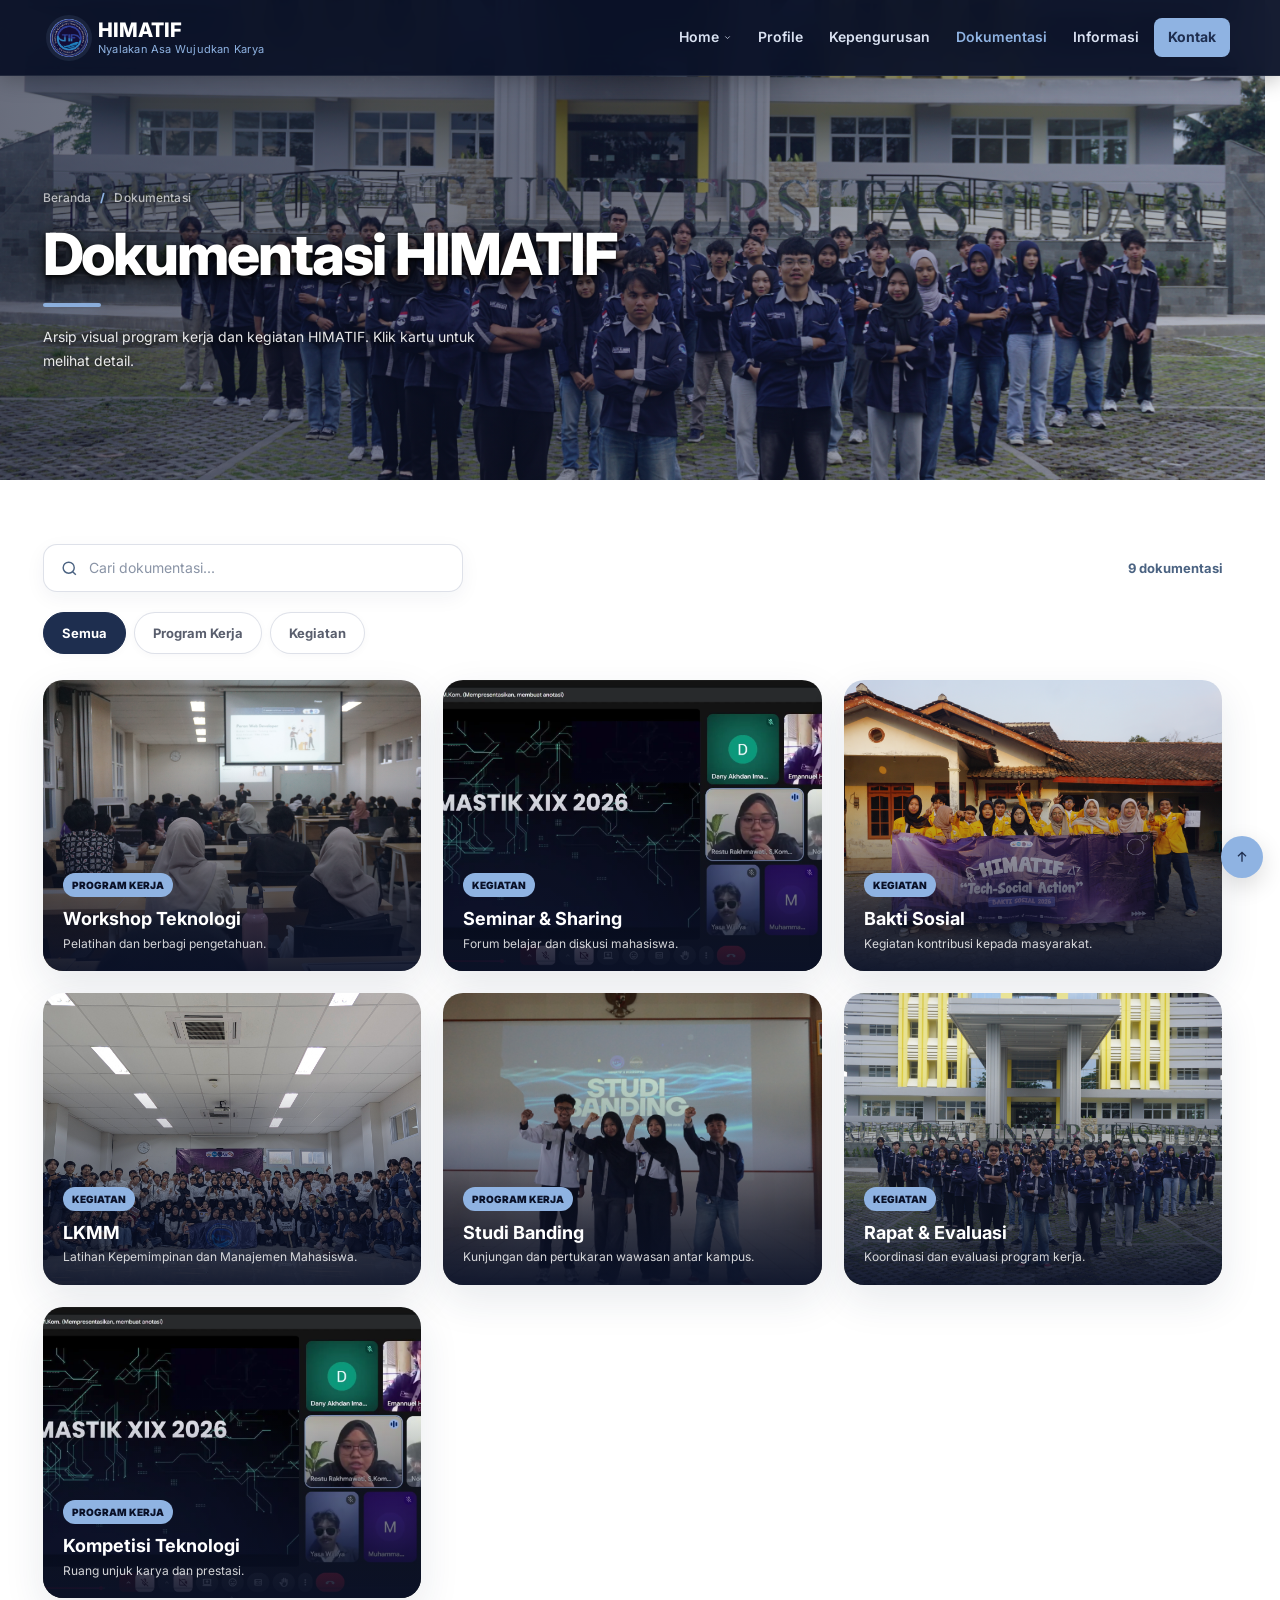
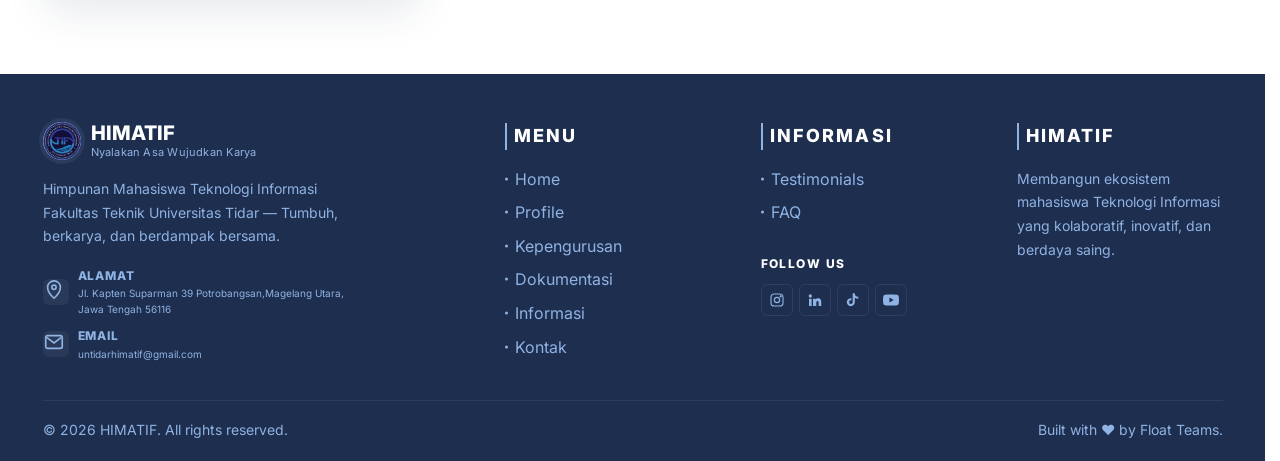
<file: dokumentasi.html>
<!doctype html>
<html lang="id">
  <head>
    <meta charset="UTF-8" />
    <meta name="viewport" content="width=device-width, initial-scale=1.0" />

    <title>Dokumentasi — HIMATIF</title>

    <link rel="preconnect" href="https://fonts.googleapis.com" />
    <link rel="preconnect" href="https://fonts.gstatic.com" crossorigin />
    <link
      href="https://fonts.googleapis.com/css2?family=DM+Sans:wght@400;500;600;700&family=Inter:wght@400;500;600;700;800&family=Playfair+Display:ital,wght@1,600;1,700&display=swap"
      rel="stylesheet"
    />
    <link rel="icon" type="image/png" href="favicon.png" sizes="64x64" />
    <link rel="stylesheet" href="style aku.css" />

    <style>
      /* =========================================================
   DOKUMENTASI — layout rapi + modal
   Pure CSS, tanpa JavaScript
   ========================================================= */

      /* ---------- Sembunyikan radio filter ---------- */
      .documentation-section > .container > input[type="radio"] {
        position: absolute;
        opacity: 0;
        pointer-events: none;
      }

      /* ---------- Section ---------- */
      .documentation-section {
        padding: clamp(40px, 5vw, 64px) 0 clamp(48px, 6vw, 76px);
      }

      /* ---------- Toolbar: search + count ---------- */
      .documentation-toolbar {
        display: flex;
        align-items: center;
        justify-content: space-between;
        gap: 18px;
        margin-bottom: 20px;
      }

      .documentation-search {
        display: flex;
        align-items: center;
        gap: 10px;
        width: min(420px, 100%);
        min-height: 48px;
        padding: 0 16px;
        background: #fff;
        border: 1px solid var(--line);
        border-radius: 14px;
        box-shadow: 0 6px 20px rgba(20, 42, 76, 0.05);
        transition:
          border-color 0.2s ease,
          box-shadow 0.2s ease;
      }

      .documentation-search:focus-within {
        border-color: rgba(49, 72, 116, 0.45);
        box-shadow: 0 0 0 4px rgba(49, 72, 116, 0.1);
      }

      .documentation-search svg {
        width: 19px;
        height: 19px;
        flex: 0 0 auto;
        fill: none;
        stroke: currentColor;
        stroke-width: 1.8;
        color: var(--muted);
      }

      .documentation-search input {
        width: 100%;
        border: 0;
        outline: 0;
        background: transparent;
        font: inherit;
        font-size: 14px;
        color: var(--text);
      }

      .documentation-search input::placeholder {
        color: #8a94a6;
      }

      .documentation-count {
        font-size: 13px;
        font-weight: 700;
        color: var(--muted);
        white-space: nowrap;
      }

      /* Jumlah ikut filter yang aktif */
      .documentation-count .count {
        display: none;
      }

      #doc-all:checked ~ .documentation-toolbar .count-all,
      #doc-program:checked ~ .documentation-toolbar .count-program,
      #doc-kegiatan:checked ~ .documentation-toolbar .count-kegiatan {
        display: inline;
      }

      /* ---------- Tab filter ---------- */
      .documentation-tabs {
        display: flex;
        justify-content: flex-start;
        flex-wrap: wrap;
        gap: 8px;
        margin: 0 0 26px;
      }

      .documentation-tabs label {
        display: inline-flex;
        align-items: center;
        min-height: 42px;
        padding: 0 18px;
        border: 1px solid var(--line);
        border-radius: 999px;
        background: #fff;
        color: rgba(10, 17, 40, 0.68);
        font-size: 13px;
        font-weight: 700;
        white-space: nowrap;
        cursor: pointer;
        box-shadow: 0 2px 8px rgba(20, 42, 76, 0.03);
        transition: 0.25s ease;
      }

      .documentation-tabs label:hover {
        transform: translateY(-2px);
        border-color: var(--navy);
      }

      #doc-all:checked ~ .documentation-tabs label[for="doc-all"],
      #doc-program:checked ~ .documentation-tabs label[for="doc-program"],
      #doc-kegiatan:checked ~ .documentation-tabs label[for="doc-kegiatan"] {
        background: var(--navy);
        border-color: var(--navy);
        color: #fff;
      }

      /* ---------- Gallery ---------- */
      .documentation-gallery {
        display: grid;
        grid-template-columns: repeat(3, minmax(0, 1fr));
        gap: 22px;
      }

      .documentation-gallery .doc-card {
        min-height: 0;
        aspect-ratio: 1.3 / 1;
        animation: docFade 0.35s ease;
        transition:
          transform 0.3s ease,
          box-shadow 0.3s ease;
      }

      .documentation-gallery .doc-card:hover {
        transform: translateY(-5px);
        box-shadow: 0 20px 45px rgba(30, 46, 79, 0.18);
      }

      .documentation-gallery .gallery-info p {
        display: -webkit-box;
        -webkit-line-clamp: 2;
        -webkit-box-orient: vertical;
        overflow: hidden;
      }

      /* Cincin fokus keyboard pada kartu */
      .documentation-gallery .doc-card:has(.modal-toggle:focus-visible) {
        outline: 3px solid var(--blue);
        outline-offset: 3px;
      }

      /* Sembunyikan kartu sesuai filter */
      #doc-program:checked ~ .documentation-gallery .doc-card.kegiatan,
      #doc-kegiatan:checked ~ .documentation-gallery .doc-card.program {
        display: none;
      }

      @keyframes docFade {
        from {
          opacity: 0;
          transform: translateY(8px);
        }
        to {
          opacity: 1;
          transform: translateY(0);
        }
      }

      /* ---------- Toggle modal (checkbox di dalam kartu) ---------- */
      .modal-toggle {
        position: absolute;
        top: 12px;
        left: 12px;
        width: 1px;
        height: 1px;
        margin: 0;
        padding: 0;
        border: 0;
        opacity: 0;
        overflow: hidden;
        pointer-events: none;
      }

      /* ---------- Modal: buka / tutup ---------- */
      body:has(#t-workshop:checked) #modal-workshop,
      body:has(#t-seminar:checked) #modal-seminar,
      body:has(#t-sosial:checked) #modal-sosial,
      body:has(#t-lkmm:checked) #modal-lkmm,
      body:has(#t-gathering:checked) #modal-gathering,
      body:has(#t-rapat:checked) #modal-rapat,
      body:has(#t-kompetisi:checked) #modal-kompetisi {
        display: flex;
      }

      /* Kunci scroll background saat modal terbuka */
      html {
        scrollbar-gutter: stable;
      }

      html:has(.modal-toggle:checked),
      body:has(.modal-toggle:checked) {
        overflow: hidden;
      }

      .modal-backdrop {
        position: absolute;
        inset: 0;
        cursor: pointer;
      }

      .modal-box {
        z-index: 1;
      }

      .modal-close {
        cursor: pointer;
      }

      /* ---------- Responsive ---------- */
      @media (max-width: 1024px) {
        .documentation-gallery {
          grid-template-columns: repeat(2, minmax(0, 1fr));
          gap: 18px;
        }
      }

      @media (max-width: 640px) {
        .documentation-section {
          padding-top: 34px;
          padding-bottom: 54px;
        }

        .documentation-toolbar {
          flex-direction: column;
          align-items: stretch;
          gap: 12px;
          margin-bottom: 16px;
        }

        .documentation-search {
          width: 100%;
        }

        .documentation-tabs {
          margin-bottom: 20px;
        }

        .documentation-tabs label {
          min-height: 40px;
          padding-inline: 16px;
        }

        .documentation-gallery {
          grid-template-columns: 1fr;
          gap: 16px;
        }

        .documentation-gallery .doc-card {
          aspect-ratio: 1.5 / 1;
          border-radius: 17px;
        }
      }
    </style>
  </head>

  <body id="top">
    <header class="navbar">
      <div class="container nav-inner">
        <a href="index.html" class="brand">
          <span class="brand-logo">
            <img
              src="assets/img/LOGO HIMATIF.png"
              alt="Logo HIMATIF"
              width="40"
              height="40"
            />
          </span>

          <span class="brand-text">
            <strong>HIMATIF</strong>
            <span>Nyalakan Asa Wujudkan Karya</span>
          </span>
        </a>

        <!-- MOBILE MENU CHECKBOX -->
        <input type="checkbox" class="mobile-toggle" id="mobile-menu" hidden />

        <label for="mobile-menu" class="hamburger" aria-label="Buka menu">
          <svg
            viewBox="0 0 24 24"
            fill="none"
            stroke="currentColor"
            stroke-width="2"
          >
            <path d="M4 7h16M4 12h16M4 17h16" />
          </svg>
        </label>

        <nav class="nav-menu">
          <div class="dropdown">
            <a href="index.html" class="nav-link">
              Home

              <svg
                viewBox="0 0 24 24"
                fill="none"
                stroke="currentColor"
                stroke-width="2"
              >
                <path d="m6 9 6 6 6-6" />
              </svg>
            </a>

            <div class="dropdown-menu">
              <a href="index.html#about">Tentang HIMATIF</a>
              <a href="index.html#programs">Programs</a>
              <a href="index.html#testimonials">Testimonials</a>
              <a href="index.html#faq">FAQ</a>
            </div>
          </div>

          <a href="profil.html" class="nav-link">Profile</a>
          <a href="kepengurusan.html" class="nav-link">Kepengurusan</a>
          <a href="dokumentasi.html" class="nav-link active">Dokumentasi</a>
          <a href="informasi.html" class="nav-link">Informasi</a>
          <a href="kontak.html" class="nav-link contact">Kontak</a>
        </nav>
      </div>
    </header>

    <section class="page-hero page-hero-photo" style="background-image: url('assets/img/DSC01086.JPG.jpeg');">
      <div class="container page-hero-inner">
        <div class="page-hero-content">
          <div class="breadcrumbs">Beranda <span>/</span> Dokumentasi</div>

          <h1 class="title">Dokumentasi HIMATIF</h1>

          <p class="lead">
            Arsip visual program kerja dan kegiatan HIMATIF. Klik kartu untuk
            melihat detail.
          </p>
        </div>
      </div>
    </section>

    <section class="section documentation-section">
      <div class="container">
        <!-- PURE CSS FILTER -->
        <input type="radio" name="doc-filter" id="doc-all" checked />
        <input type="radio" name="doc-filter" id="doc-program" />
        <input type="radio" name="doc-filter" id="doc-kegiatan" />

        <div class="documentation-toolbar">
          <div class="documentation-search">
            <svg viewBox="0 0 24 24" aria-hidden="true">
              <circle cx="11" cy="11" r="7"></circle>
              <path d="m20 20-4-4"></path>
            </svg>
            <input
              type="search"
              placeholder="Cari dokumentasi..."
              aria-label="Cari dokumentasi"
            />
          </div>

          <div class="documentation-count">
            <span class="count count-all">9 dokumentasi</span>
            <span class="count count-program">4 dokumentasi</span>
            <span class="count count-kegiatan">5 dokumentasi</span>
          </div>
        </div>

        <div class="documentation-tabs">
          <label for="doc-all">Semua</label>
          <label for="doc-program">Program Kerja</label>
          <label for="doc-kegiatan">Kegiatan</label>
        </div>

        <div class="documentation-gallery">
          <label class="gallery-card doc-card program">
            <input type="checkbox" class="modal-toggle" id="t-workshop" />
            <img src="assets/img/Workshop.JPG" alt="Workshop teknologi" />
            <div class="gallery-info">
              <span class="tag">PROGRAM KERJA</span>
              <h3>Workshop Teknologi</h3>
              <p>Pelatihan dan berbagi pengetahuan.</p>
            </div>
          </label>

          <label class="gallery-card doc-card kegiatan">
            <input type="checkbox" class="modal-toggle" id="t-seminar" />
            <img
              src="assets/img/Sosialisasi Gemastik.png"
              alt="Sosialisasi Gemastik"
            />
            <div class="gallery-info">
              <span class="tag">KEGIATAN</span>
              <h3>Seminar &amp; Sharing</h3>
              <p>Forum belajar dan diskusi mahasiswa.</p>
            </div>
          </label>

          <label class="gallery-card doc-card kegiatan">
            <input type="checkbox" class="modal-toggle" id="t-sosial" />
            <img
              src="assets/img/Bakti Sosial.JPG"
              alt="Bakti Sosial HIMATIF"
            />
            <div class="gallery-info">
              <span class="tag">KEGIATAN</span>
              <h3>Bakti Sosial</h3>
              <p>Kegiatan kontribusi kepada masyarakat.</p>
            </div>
          </label>

          <label class="gallery-card doc-card kegiatan">
            <input type="checkbox" class="modal-toggle" id="t-lkmm" />
            <img
              src="assets/img/LKMM.jpg"
              alt="LKMM HIMATIF"
            />
            <div class="gallery-info">
              <span class="tag">KEGIATAN</span>
              <h3>LKMM</h3>
              <p>Latihan Kepemimpinan dan Manajemen Mahasiswa.</p>
            </div>
          </label>

          <label class="gallery-card doc-card program">
            <input type="checkbox" class="modal-toggle" id="t-gathering" />
            <img
              src="assets/img/Studi Banding.JPG"
              alt="Studi Banding HIMATIF"
            />
            <div class="gallery-info">
              <span class="tag">PROGRAM KERJA</span>
              <h3>Studi Banding</h3>
              <p>Kunjungan dan pertukaran wawasan antar kampus.</p>
            </div>
          </label>

          <label class="gallery-card doc-card kegiatan">
            <input type="checkbox" class="modal-toggle" id="t-rapat" />
            <img
              src="assets/img/DSC01086.JPG.jpeg"
              alt="Rapat organisasi HIMATIF"
            />
            <div class="gallery-info">
              <span class="tag">KEGIATAN</span>
              <h3>Rapat &amp; Evaluasi</h3>
              <p>Koordinasi dan evaluasi program kerja.</p>
            </div>
          </label>

          <label class="gallery-card doc-card program">
            <input type="checkbox" class="modal-toggle" id="t-kompetisi" />
            <img
              src="assets/img/Sosialisasi Gemastik.png"
              alt="Kompetisi Gemastik"
            />
            <div class="gallery-info">
              <span class="tag">PROGRAM KERJA</span>
              <h3>Kompetisi Teknologi</h3>
              <p>Ruang unjuk karya dan prestasi.</p>
            </div>
          </label>
        </div>
      </div>
    </section>

    <!-- =========================
     MODAL WORKSHOP
========================= -->

    <div id="modal-workshop" class="modal">
      <label for="t-workshop" class="modal-backdrop" aria-label="Tutup"></label>

      <div class="modal-box">
        <label for="t-workshop" class="modal-close" aria-label="Tutup"></label>

        <div class="modal-gallery">
          <input type="radio" name="workshop" id="workshop-1" checked />
          <input type="radio" name="workshop" id="workshop-2" />
          <input type="radio" name="workshop" id="workshop-3" />

          <div class="modal-track">
            <div class="modal-slide">
              <img src="assets/img/Workshop.JPG" alt="Workshop" />
            </div>

            <div class="modal-slide">
              <img
                src="assets/img/DSC01086.JPG.jpeg"
                alt="Dokumentasi Workshop"
              />
            </div>

            <div class="modal-slide">
              <img
                src="assets/img/LKMM.jpg"
                alt="Diskusi dan Pelatihan"
              />
            </div>
          </div>

          <div class="modal-nav">
            <label for="workshop-1"></label>
            <label for="workshop-2"></label>
            <label for="workshop-3"></label>
          </div>
        </div>

        <div class="modal-content">
          <span class="tag">PROGRAM KERJA</span>

          <h2>Workshop Teknologi</h2>

          <p>
            Program pengembangan kemampuan mahasiswa melalui workshop, praktik,
            dan diskusi bersama.
          </p>
        </div>
      </div>
    </div>

    <!-- =========================
     MODAL SEMINAR
========================= -->

    <div id="modal-seminar" class="modal">
      <label for="t-seminar" class="modal-backdrop" aria-label="Tutup"></label>

      <div class="modal-box">
        <label for="t-seminar" class="modal-close" aria-label="Tutup"></label>

        <div class="modal-gallery">
          <input type="radio" name="seminar" id="seminar-1" checked />
          <input type="radio" name="seminar" id="seminar-2" />
          <input type="radio" name="seminar" id="seminar-3" />

          <div class="modal-track">
            <div class="modal-slide">
              <img src="assets/img/Sosialisasi Gemastik.png" alt="Seminar" />
            </div>

            <div class="modal-slide">
              <img
                src="assets/img/Workshop.JPG"
                alt="Kegiatan Workshop HIMATIF"
              />
            </div>

            <div class="modal-slide">
              <img
                src="assets/img/DSC01086.JPG.jpeg"
                alt="Dokumentasi Kegiatan"
              />
            </div>
          </div>

          <div class="modal-nav">
            <label for="seminar-1"></label>
            <label for="seminar-2"></label>
            <label for="seminar-3"></label>
          </div>
        </div>

        <div class="modal-content">
          <span class="tag">KEGIATAN</span>

          <h2>Seminar &amp; Sharing</h2>

          <p>
            Forum berbagi pengalaman dan wawasan untuk memperluas perspektif
            mahasiswa Teknologi Informasi.
          </p>
        </div>
      </div>
    </div>

    <!-- =========================
     MODAL SOSIAL
========================= -->

    <div id="modal-sosial" class="modal">
      <label for="t-sosial" class="modal-backdrop" aria-label="Tutup"></label>

      <div class="modal-box">
        <label for="t-sosial" class="modal-close" aria-label="Tutup"></label>

        <div class="modal-gallery">
          <input type="radio" name="sosial" id="sosial-1" checked />
          <input type="radio" name="sosial" id="sosial-2" />

          <div class="modal-track">
            <div class="modal-slide">
              <img
                src="assets/img/Bakti Sosial.JPG"
                alt="Bakti Sosial HIMATIF"
              />
            </div>

            <div class="modal-slide">
              <img
                src="assets/img/Studi Banding.JPG"
                alt="Studi Banding HIMATIF"
              />
            </div>
          </div>

          <div class="modal-nav">
            <label for="sosial-1"></label>
            <label for="sosial-2"></label>
          </div>
        </div>

        <div class="modal-content">
          <span class="tag">KEGIATAN</span>

          <h2>Bakti Sosial</h2>

          <p>
            Kegiatan sosial yang mengajak mahasiswa berkontribusi melalui
            edukasi, bantuan, dan interaksi langsung dengan masyarakat sekitar.
          </p>
        </div>
      </div>
    </div>

    <!-- =========================
     MODAL GATHERING
========================= -->

    <!-- =========================
     MODAL LKMM
========================= -->

    <div id="modal-lkmm" class="modal">
      <label for="t-lkmm" class="modal-backdrop" aria-label="Tutup"></label>

      <div class="modal-box">
        <label for="t-lkmm" class="modal-close" aria-label="Tutup"></label>

        <div class="modal-gallery">
          <input type="radio" name="lkmm" id="lkmm-1" checked />
          <input type="radio" name="lkmm" id="lkmm-2" />

          <div class="modal-track">
            <div class="modal-slide">
              <img
                src="assets/img/LKMM.jpg"
                alt="LKMM HIMATIF"
              />
            </div>

            <div class="modal-slide">
              <img
                src="assets/img/DSC01086.JPG.jpeg"
                alt="Dokumentasi LKMM"
              />
            </div>
          </div>

          <div class="modal-nav">
            <label for="lkmm-1"></label>
            <label for="lkmm-2"></label>
          </div>
        </div>

        <div class="modal-content">
          <span class="tag">KEGIATAN</span>

          <h2>LKMM</h2>

          <p>
            Latihan Kepemimpinan dan Manajemen Mahasiswa — program yang membentuk
            karakter kepemimpinan dan kemampuan manajerial mahasiswa HIMATIF.
          </p>
        </div>
      </div>
    </div>

    <!-- =========================
     MODAL GATHERING (STUDI BANDING)
========================= -->

    <div id="modal-gathering" class="modal">
      <label
        for="t-gathering"
        class="modal-backdrop"
        aria-label="Tutup"
      ></label>

      <div class="modal-box">
        <label for="t-gathering" class="modal-close" aria-label="Tutup"></label>

        <div class="modal-gallery">
          <input type="radio" name="gathering" id="gathering-1" checked />
          <input type="radio" name="gathering" id="gathering-2" />

          <div class="modal-track">
            <div class="modal-slide">
              <img
                src="assets/img/Studi Banding.JPG"
                alt="Studi Banding HIMATIF"
              />
            </div>

            <div class="modal-slide">
              <img
                src="assets/img/LKMM.jpg"
                alt="Kegiatan Studi Banding"
              />
            </div>
          </div>

          <div class="modal-nav">
            <label for="gathering-1"></label>
            <label for="gathering-2"></label>
          </div>
        </div>

        <div class="modal-content">
          <span class="tag">PROGRAM KERJA</span>

          <h2>Studi Banding</h2>

          <p>
            Kunjungan ke perguruan tinggi atau instansi lain untuk bertukar
            wawasan, pengalaman, dan menjalin relasi antar organisasi.
          </p>
        </div>
      </div>
    </div>

    <!-- =========================
     MODAL RAPAT
========================= -->

    <div id="modal-rapat" class="modal">
      <label for="t-rapat" class="modal-backdrop" aria-label="Tutup"></label>

      <div class="modal-box">
        <label for="t-rapat" class="modal-close" aria-label="Tutup"></label>

        <div class="modal-gallery">
          <input type="radio" name="rapat" id="rapat-1" checked />
          <input type="radio" name="rapat" id="rapat-2" />
          <input type="radio" name="rapat" id="rapat-3" />

          <div class="modal-track">
            <div class="modal-slide">
              <img
                src="assets/img/DSC01086.JPG.jpeg"
                alt="Rapat organisasi HIMATIF"
              />
            </div>

            <div class="modal-slide">
              <img
                src="assets/img/Workshop.JPG"
                alt="Diskusi dan koordinasi"
              />
            </div>

            <div class="modal-slide">
              <img
                src="assets/img/Bakti Sosial.JPG"
                alt="Evaluasi program"
              />
            </div>
          </div>

          <div class="modal-nav">
            <label for="rapat-1"></label>
            <label for="rapat-2"></label>
            <label for="rapat-3"></label>
          </div>
        </div>

        <div class="modal-content">
          <span class="tag">KEGIATAN</span>

          <h2>Rapat &amp; Evaluasi</h2>

          <p>
            Koordinasi internal pengurus untuk menyusun program, mengevaluasi
            progres, dan menyamakan arah organisasi.
          </p>
        </div>
      </div>
    </div>

    <!-- =========================
     MODAL KOMPETISI
========================= -->

    <div id="modal-kompetisi" class="modal">
      <label
        for="t-kompetisi"
        class="modal-backdrop"
        aria-label="Tutup"
      ></label>

      <div class="modal-box">
        <label for="t-kompetisi" class="modal-close" aria-label="Tutup"></label>

        <div class="modal-gallery">
          <input type="radio" name="kompetisi" id="kompetisi-1" checked />
          <input type="radio" name="kompetisi" id="kompetisi-2" />
          <input type="radio" name="kompetisi" id="kompetisi-3" />

          <div class="modal-track">
            <div class="modal-slide">
              <img
                src="assets/img/Sosialisasi Gemastik.png"
                alt="Sosialisasi Gemastik"
              />
            </div>

            <div class="modal-slide">
              <img
                src="assets/img/Workshop.JPG"
                alt="Workshop Teknologi"
              />
            </div>

            <div class="modal-slide">
              <img
                src="assets/img/Studi Banding.JPG"
                alt="Kompetisi dan Studi Banding"
              />
            </div>
          </div>

          <div class="modal-nav">
            <label for="kompetisi-1"></label>
            <label for="kompetisi-2"></label>
            <label for="kompetisi-3"></label>
          </div>
        </div>

        <div class="modal-content">
          <span class="tag">PROGRAM KERJA</span>

          <h2>Kompetisi Teknologi</h2>

          <p>
            Wadah mahasiswa mengasah kemampuan dan mengukir prestasi di berbagai
            lomba teknologi tingkat nasional.
          </p>
        </div>
      </div>
    </div>

    <!-- =========================================================
         FOOTER
    ========================================================== -->

    <footer class="footer">
      <div class="container">
        <div class="footer-grid">
          <!-- Brand -->
          <div class="footer-brand">
            <a href="#top" class="brand">
              <!-- GANTI DENGAN LOGO ASLI -->
              <span class="brand-logo">
                <img src="assets/img/LOGO HIMATIF.png" alt="" />
              </span>

              <span class="brand-text">
                <strong>HIMATIF</strong>
                <span>Nyalakan Asa Wujudkan Karya</span>
              </span>
            </a>

            <p class="footer-description">
              Himpunan Mahasiswa Teknologi Informasi Fakultas Teknik Universitas
              Tidar — Tumbuh, berkarya, dan berdampak bersama.
            </p>

            <div class="footer-contact">
              <div class="contact-item">
                <span class="contact-icon">
                  <svg
                    viewBox="0 0 24 24"
                    fill="none"
                    stroke="currentColor"
                    stroke-width="1.8"
                  >
                    <path
                      d="M12 21s7-6.2 7-12A7 7 0 1 0 5 9c0 5.8 7 12 7 12Z"
                    />
                    <circle cx="12" cy="9" r="2.3" />
                  </svg>
                </span>

                <div>
                  <small>ALAMAT</small>
                  <span>
                    Jl. Kapten Suparman 39 Potrobangsan,Magelang Utara, Jawa
                    Tengah 56116
                  </span>
                </div>
              </div>

              <div class="contact-item">
                <span class="contact-icon">
                  <svg
                    viewBox="0 0 24 24"
                    fill="none"
                    stroke="currentColor"
                    stroke-width="1.8"
                  >
                    <rect x="3" y="5" width="18" height="14" rx="2" />
                    <path d="m4 7 8 6 8-6" />
                  </svg>
                </span>

                <div>
                  <small>EMAIL</small>
                  <span>untidarhimatif@gmail.com</span>
                </div>
              </div>
            </div>
          </div>

          <!-- Menu -->
          <div>
            <h3 class="footer-title">MENU</h3>

            <ul class="footer-links">
              <li><a href="index.html">Home</a></li>
              <li><a href="profil.html">Profile</a></li>
              <li><a href="kepengurusan.html">Kepengurusan</a></li>
              <li><a href="dokumentasi.html">Dokumentasi</a></li>
              <li><a href="informasi.html">Informasi</a></li>
              <li><a href="kontak.html">Kontak</a></li>
            </ul>
          </div>

          <!-- Informasi -->
          <div>
            <h3 class="footer-title">INFORMASI</h3>

            <ul class="footer-links">
              <li>
                <a href="index.html#testimonials"> Testimonials </a>
              </li>

              <li>
                <a href="index.html#faq"> FAQ </a>
              </li>
            </ul>

            <h4 class="footer-subtitle">FOLLOW US</h4>

            <div class="social-links">
              <a
                href="https://www.instagram.com/himatif.untidar/"
                class="social-link"
                aria-label="Instagram"
              >
                <svg
                  viewBox="0 0 24 24"
                  fill="none"
                  stroke="currentColor"
                  stroke-width="1.7"
                >
                  <rect x="3" y="3" width="18" height="18" rx="5" />
                  <circle cx="12" cy="12" r="4" />
                  <circle cx="17.5" cy="6.5" r=".8" fill="currentColor" />
                </svg>
              </a>

              <a
                href="https://www.linkedin.com/in/himatif-untidar/"
                class="social-link"
                aria-label="LinkedIn"
              >
                <svg viewBox="0 0 24 24" fill="currentColor">
                  <path
                    d="M5 3.5A2.5 2.5 0 1 1 5 8.5a2.5 2.5 0 0 1 0-5ZM3 10h4v11H3V10Zm6 0h3.8v1.5h.05c.53-1 1.83-2.05 3.77-2.05 4.03 0 4.78 2.65 4.78 6.1V21h-4v-4.83c0-1.15-.02-2.63-1.6-2.63-1.6 0-1.84 1.25-1.84 2.55V21H9V10Z"
                  />
                </svg>
              </a>

              <a
                href="https://www.tiktok.com/@untidarhimatif"
                class="social-link"
                aria-label="TikTok"
              >
                <svg viewBox="0 0 24 24" fill="currentColor" aria-hidden="true">
                  <path
                    d="M19.6 7.2a5.8 5.8 0 0 1-3.5-1.1A5.9 5.9 0 0 1 14.7 2h-3.2v13.3a2.7 2.7 0 1 1-1.9-2.6v-3.3a6 6 0 1 0 5.1 5.9V8.5a9 9 0 0 0 5.3 1.7V7a5.8 5.8 0 0 1-.4 0Z"
                  />
                </svg>
              </a>
              <a
                href="https://www.youtube.com/@HIMATIFUNTIDAR"
                class="social-link"
                aria-label="YouTube"
              >
                <svg viewBox="0 0 24 24" fill="currentColor" aria-hidden="true">
                  <path
                    d="M23.5 6.2a3 3 0 0 0-2.1-2.1C19.5 3.6 12 3.6 12 3.6s-7.5 0-9.4.5A3 3 0 0 0 .5 6.2 31.4 31.4 0 0 0 0 12a31.4 31.4 0 0 0 .5 5.8 3 3 0 0 0 2.1 2.1c1.9.5 9.4.5 9.4.5s7.5 0 9.4-.5a3 3 0 0 0 2.1-2.1A31.4 31.4 0 0 0 24 12a31.4 31.4 0 0 0-.5-5.8ZM9.6 15.7V8.3l6.5 3.7-6.5 3.7Z"
                  />
                </svg>
              </a>
            </div>
          </div>

          <!-- Additional column -->
          <div>
            <h3 class="footer-title">HIMATIF</h3>

            <p class="footer-description">
              Membangun ekosistem mahasiswa Teknologi Informasi yang
              kolaboratif, inovatif, dan berdaya saing.
            </p>
          </div>
        </div>

        <div class="footer-bottom">
          <span> © 2026 HIMATIF. All rights reserved. </span>

          <span> Built with ❤️ by Float Teams. </span>
        </div>
      </div>
    </footer>

    <!-- =========================================================
         BACK TO TOP
    ========================================================== -->

    <a href="#top" class="back-top" aria-label="Kembali ke atas">
      <svg
        viewBox="0 0 24 24"
        fill="none"
        stroke="currentColor"
        stroke-width="2"
      >
        <path d="M12 19V5M6 11l6-6 6 6" />
      </svg>
    </a>
  </body>
</html>
</file>
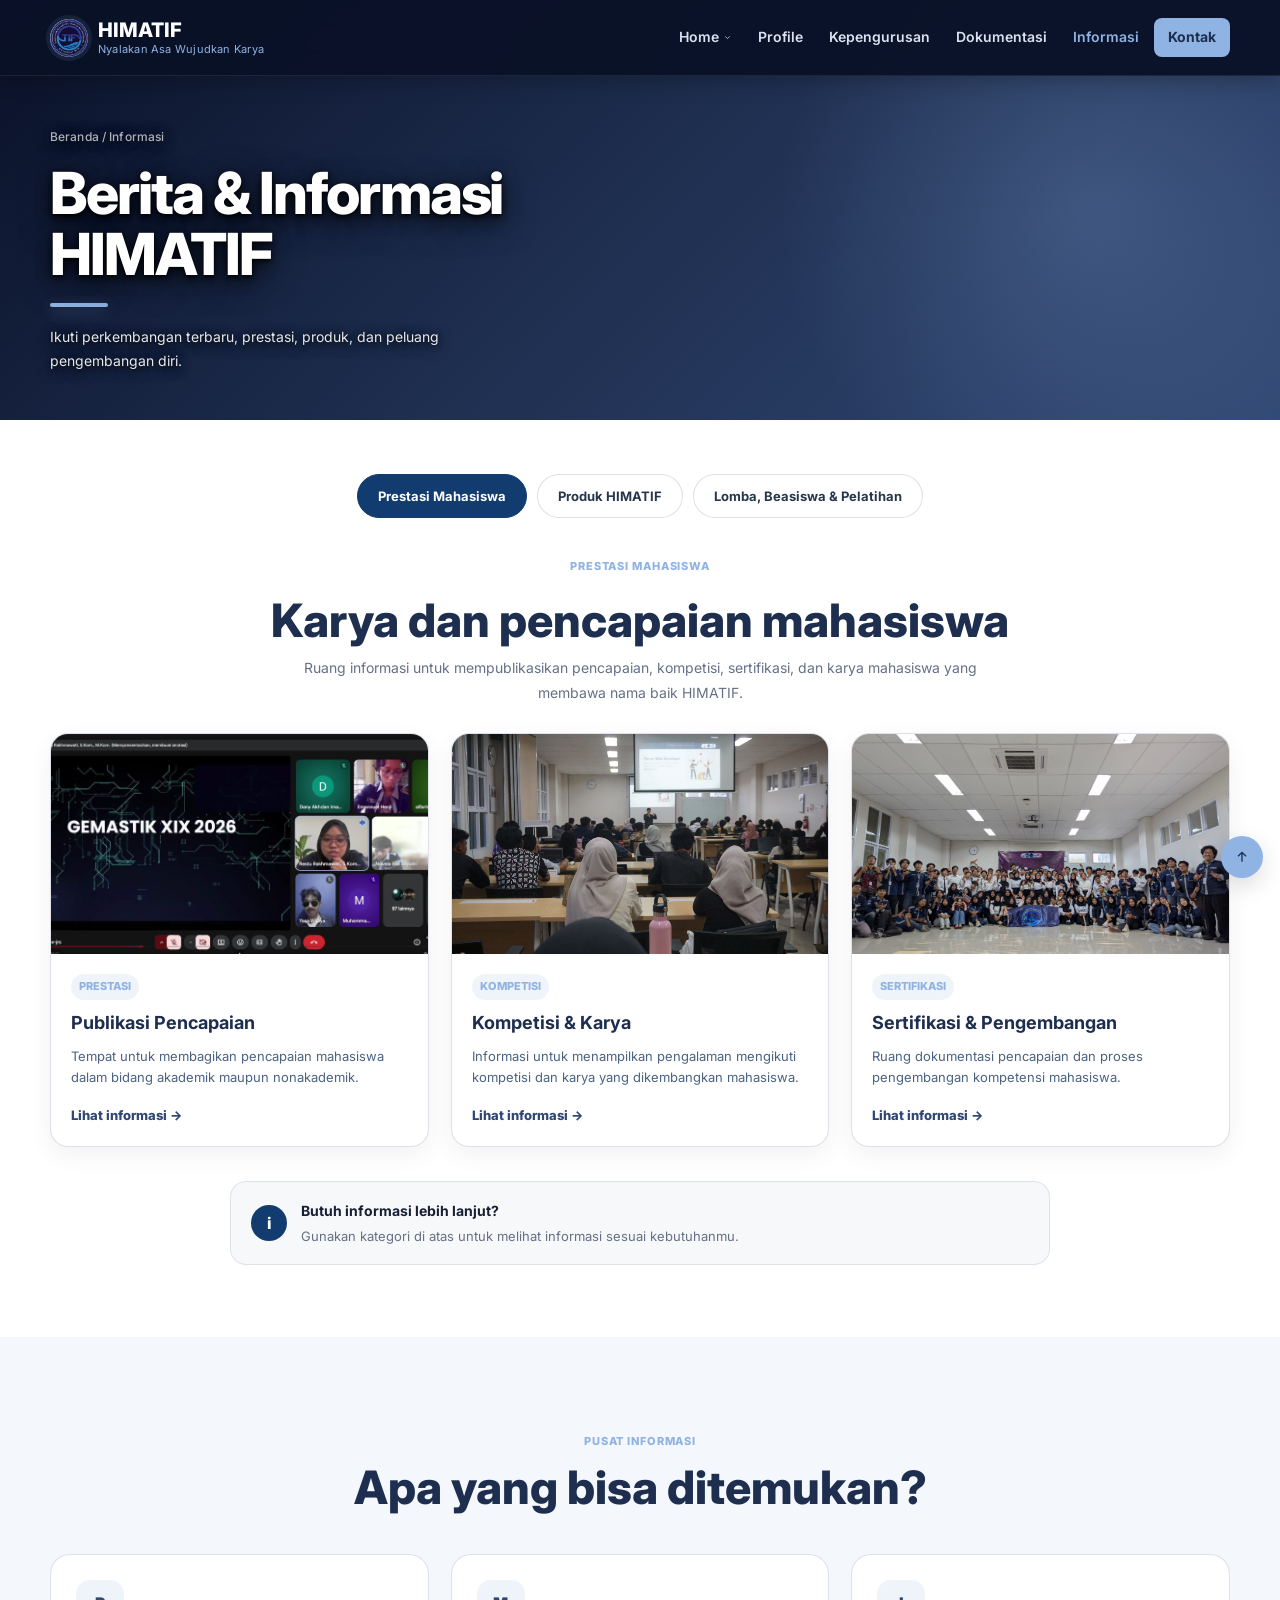
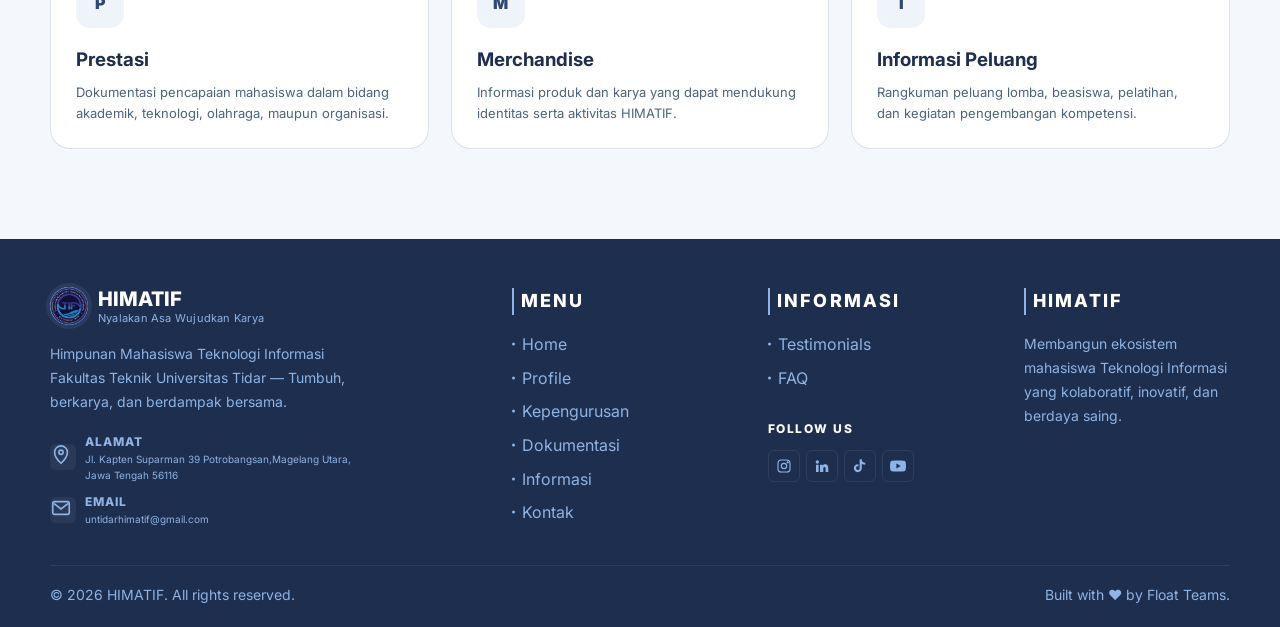
<file: informasi.html>
<!doctype html>
<html lang="id">

<head>
    <meta charset="utf-8">
    <meta name="viewport" content="width=device-width, initial-scale=1">
    <title>Informasi — HIMATIF</title>
    <link rel="preconnect" href="https://fonts.googleapis.com" />
    <link rel="preconnect" href="https://fonts.gstatic.com" crossorigin />
    <link
      href="https://fonts.googleapis.com/css2?family=DM+Sans:wght@400;500;600;700&family=Inter:wght@400;500;600;700;800&family=Playfair+Display:ital,wght@1,600;1,700&display=swap"
      rel="stylesheet"
    />
    <link rel="stylesheet" href="style aku.css">
</head>

<body id="top">

        <header class="navbar">
      <div class="container nav-inner">
        <a href="index.html" class="brand">
          <span class="brand-logo">
            <img
              src="assets/img/LOGO HIMATIF.png"
              alt="Logo HIMATIF"
              width="40"
              height="40"
            />
          </span>

          <span class="brand-text">
            <strong>HIMATIF</strong>
            <span>Nyalakan Asa Wujudkan Karya</span>
          </span>
        </a>

        <!-- MOBILE MENU CHECKBOX -->
        <input type="checkbox" class="mobile-toggle" id="mobile-menu" hidden />

        <label for="mobile-menu" class="hamburger" aria-label="Buka menu">
          <svg
            viewBox="0 0 24 24"
            fill="none"
            stroke="currentColor"
            stroke-width="2"
          >
            <path d="M4 7h16M4 12h16M4 17h16" />
          </svg>
        </label>

        <nav class="nav-menu">
          <div class="dropdown">
            <a href="index.html" class="nav-link">
              Home

              <svg
                viewBox="0 0 24 24"
                fill="none"
                stroke="currentColor"
                stroke-width="2"
              >
                <path d="m6 9 6 6 6-6" />
              </svg>
            </a>

            <div class="dropdown-menu">
              <a href="index.html#about">Tentang HIMATIF</a>
              <a href="index.html#programs">Programs</a>
              <a href="index.html#testimonials">Testimonials</a>
              <a href="index.html#faq">FAQ</a>
            </div>
          </div>

          <a href="profil.html" class="nav-link">Profile</a>
          <a href="kepengurusan.html" class="nav-link">Kepengurusan</a>
          <a href="dokumentasi.html" class="nav-link">Dokumentasi</a>
          <a href="informasi.html" class="nav-link active">Informasi</a>
          <a href="kontak.html" class="nav-link contact">Kontak</a>
        </nav>
      </div>
    </header>


    <section class="page-hero">
        <div class="container">

            <div class="breadcrumbs">
                Beranda / Informasi
            </div>

            <h1 class="title">
                Berita & Informasi HIMATIF
            </h1>

            <p class="lead">
                Ikuti perkembangan terbaru, prestasi, produk, dan peluang pengembangan diri.
            </p>

        </div>
    </section>


    <section class="section information-section">
        <div class="container">

            <!-- PURE CSS TABS -->
            <input class="info-tab-radio" type="radio" name="info-tab" id="info-prestasi" checked>
            <input class="info-tab-radio" type="radio" name="info-tab" id="info-produk">
            <input class="info-tab-radio" type="radio" name="info-tab" id="info-peluang">

            <div class="information-tabs pill-tabs" role="tablist" aria-label="Kategori informasi HIMATIF">
                <label for="info-prestasi">Prestasi Mahasiswa</label>
                <label for="info-produk">Produk HIMATIF</label>
                <label for="info-peluang">Lomba, Beasiswa &amp; Pelatihan</label>
            </div>

            <!-- PRESTASI -->
            <div class="information-panel panel-prestasi">
                <div class="section-head information-panel-head">
                    <span class="eyebrow">Prestasi Mahasiswa</span>
                    <h2 class="title">Karya dan pencapaian mahasiswa</h2>
                    <p class="section-description">
                        Ruang informasi untuk mempublikasikan pencapaian, kompetisi,
                        sertifikasi, dan karya mahasiswa yang membawa nama baik HIMATIF.
                    </p>
                </div>

                <div class="cards information-cards">
                    <article class="card information-card">
                        <img class="card-img"
                             src="assets/img/Sosialisasi Gemastik.png"
                             alt="Sosialisasi Gemastik HIMATIF">
                        <div class="card-body">
                            <div class="meta"><span>PRESTASI</span></div>
                            <h3>Publikasi Pencapaian</h3>
                            <p>Tempat untuk membagikan pencapaian mahasiswa dalam bidang akademik maupun nonakademik.</p>
                            <a class="link" href="#prestasi">Lihat informasi →</a>
                        </div>
                    </article>

                    <article class="card information-card">
                        <img class="card-img"
                             src="assets/img/Workshop.JPG"
                             alt="Workshop & Kompetisi HIMATIF">
                        <div class="card-body">
                            <div class="meta"><span>KOMPETISI</span></div>
                            <h3>Kompetisi &amp; Karya</h3>
                            <p>Informasi untuk menampilkan pengalaman mengikuti kompetisi dan karya yang dikembangkan mahasiswa.</p>
                            <a class="link" href="#prestasi">Lihat informasi →</a>
                        </div>
                    </article>

                    <article class="card information-card">
                        <img class="card-img"
                             src="assets/img/LKMM.jpg"
                             alt="LKMM & Sertifikasi HIMATIF">
                        <div class="card-body">
                            <div class="meta"><span>SERTIFIKASI</span></div>
                            <h3>Sertifikasi &amp; Pengembangan</h3>
                            <p>Ruang dokumentasi pencapaian dan proses pengembangan kompetensi mahasiswa.</p>
                            <a class="link" href="#prestasi">Lihat informasi →</a>
                        </div>
                    </article>
                </div>
            </div>

            <!-- PRODUK -->
            <div class="information-panel panel-produk">
                <div class="section-head information-panel-head">
                    <span class="eyebrow">Produk HIMATIF</span>
                    <h2 class="title">Produk dan karya kreatif</h2>
                    <p class="section-description">
                        Ruang promosi untuk produk, merchandise, dan karya kreatif
                        yang dikembangkan mahasiswa.
                    </p>
                </div>

                <div class="cards information-cards">
                    <article class="card information-card">
                        <img class="card-img"
                             src="assets/img/Thumbnail Company Profile HIMATIF.png"
                             alt="Company Profile HIMATIF">
                        <div class="card-body">
                            <div class="meta"><span>MERCHANDISE</span></div>
                            <h3>Merchandise HIMATIF</h3>
                            <p>Informasi produk yang dapat mendukung identitas dan aktivitas HIMATIF.</p>
                            <a class="link" href="#produk">Lihat produk →</a>
                        </div>
                    </article>

                    <article class="card information-card">
                        <img class="card-img"
                             src="assets/img/himatif-2026.png"
                             alt="HIMATIF 2026">
                        <div class="card-body">
                            <div class="meta"><span>KARYA</span></div>
                            <h3>Karya Kreatif</h3>
                            <p>Ruang untuk memperkenalkan karya kreatif yang dikembangkan oleh mahasiswa.</p>
                            <a class="link" href="#produk">Lihat karya →</a>
                        </div>
                    </article>

                    <article class="card information-card">
                        <img class="card-img"
                             src="assets/img/dokum-digital-show.png"
                             alt="Digital Show HIMATIF">
                        <div class="card-body">
                            <div class="meta"><span>INFORMASI</span></div>
                            <h3>Katalog &amp; Informasi Produk</h3>
                            <p>Bagian untuk menampilkan detail produk dan karya yang tersedia.</p>
                            <a class="link" href="#produk">Lihat katalog →</a>
                        </div>
                    </article>
                </div>
            </div>

            <!-- PELUANG -->
            <div class="information-panel panel-peluang">
                <div class="section-head information-panel-head">
                    <span class="eyebrow">Peluang Pengembangan</span>
                    <h2 class="title">Lomba, beasiswa &amp; pelatihan</h2>
                    <p class="section-description">
                        Rangkuman peluang yang dapat membantu mahasiswa mengembangkan
                        kompetensi dan pengalaman.
                    </p>
                </div>

                <div class="cards information-cards">
                    <article class="card information-card">
                        <img class="card-img"
                             src="assets/img/Workshop.JPG"
                             alt="Pelatihan & Workshop HIMATIF">
                        <div class="card-body">
                            <div class="meta"><span>PELATIHAN</span></div>
                            <h3>Pelatihan &amp; Workshop</h3>
                            <p>Informasi kegiatan pengembangan kompetensi yang dapat diikuti mahasiswa.</p>
                            <a class="link" href="#peluang">Lihat peluang →</a>
                        </div>
                    </article>

                    <article class="card information-card">
                        <img class="card-img"
                             src="assets/img/Sosialisasi Gemastik.png"
                             alt="Lomba & Kompetisi HIMATIF">
                        <div class="card-body">
                            <div class="meta"><span>LOMBA</span></div>
                            <h3>Lomba &amp; Kompetisi</h3>
                            <p>Ruang untuk membagikan informasi kesempatan mengikuti lomba dan kompetisi.</p>
                            <a class="link" href="#peluang">Lihat peluang →</a>
                        </div>
                    </article>

                    <article class="card information-card">
                        <img class="card-img"
                             src="assets/img/LKMM.jpg"
                             alt="Beasiswa & Pengembangan Diri HIMATIF">
                        <div class="card-body">
                            <div class="meta"><span>BEASISWA</span></div>
                            <h3>Beasiswa &amp; Pengembangan Diri</h3>
                            <p>Ruang informasi peluang yang mendukung pengembangan diri mahasiswa.</p>
                            <a class="link" href="#peluang">Lihat peluang →</a>
                        </div>
                    </article>
                </div>
            </div>

            <div class="information-note">
                <div class="information-note-icon">i</div>
                <div>
                    <strong>Butuh informasi lebih lanjut?</strong>
                    <p>Gunakan kategori di atas untuk melihat informasi sesuai kebutuhanmu.</p>
                </div>
            </div>

        </div>
    </section>

    <section class="section alt">
        <div class="container">

            <div class="section-head">
                <span class="eyebrow">
                    Pusat Informasi
                </span>

                <h2 class="title">
                    Apa yang bisa ditemukan?
                </h2>
            </div>


            <div class="info-grid">

                <article class="info-card">
                    <div class="info-icon">P</div>

                    <h3>
                        Prestasi
                    </h3>

                    <p>
                        Dokumentasi pencapaian mahasiswa dalam bidang akademik,
                        teknologi, olahraga, maupun organisasi.
                    </p>
                </article>


                <article class="info-card">
                    <div class="info-icon">M</div>

                    <h3>
                        Merchandise
                    </h3>

                    <p>
                        Informasi produk dan karya yang dapat mendukung
                        identitas serta aktivitas HIMATIF.
                    </p>
                </article>


                <article class="info-card">
                    <div class="info-icon">I</div>

                    <h3>
                        Informasi Peluang
                    </h3>

                    <p>
                        Rangkuman peluang lomba, beasiswa, pelatihan,
                        dan kegiatan pengembangan kompetensi.
                    </p>
                </article>

            </div>

        </div>
    </section>


        <!-- =========================================================
         FOOTER
    ========================================================== -->

    <footer class="footer">
      <div class="container">
        <div class="footer-grid">
          <!-- Brand -->
          <div class="footer-brand">
            <a href="#top" class="brand">
              <!-- GANTI DENGAN LOGO ASLI -->
              <span class="brand-logo">
                <img src="assets/img/LOGO HIMATIF.png" alt="" />
              </span>

              <span class="brand-text">
                <strong>HIMATIF</strong>
                <span>Nyalakan Asa Wujudkan Karya</span>
              </span>
            </a>

            <p class="footer-description">
              Himpunan Mahasiswa Teknologi Informasi Fakultas Teknik Universitas
              Tidar — Tumbuh, berkarya, dan berdampak bersama.
            </p>

            <div class="footer-contact">
              <div class="contact-item">
                <span class="contact-icon">
                  <svg
                    viewBox="0 0 24 24"
                    fill="none"
                    stroke="currentColor"
                    stroke-width="1.8"
                  >
                    <path
                      d="M12 21s7-6.2 7-12A7 7 0 1 0 5 9c0 5.8 7 12 7 12Z"
                    />
                    <circle cx="12" cy="9" r="2.3" />
                  </svg>
                </span>

                <div>
                  <small>ALAMAT</small>
                  <span>
                    Jl. Kapten Suparman 39 Potrobangsan,Magelang Utara, Jawa
                    Tengah 56116
                  </span>
                </div>
              </div>

              <div class="contact-item">
                <span class="contact-icon">
                  <svg
                    viewBox="0 0 24 24"
                    fill="none"
                    stroke="currentColor"
                    stroke-width="1.8"
                  >
                    <rect x="3" y="5" width="18" height="14" rx="2" />
                    <path d="m4 7 8 6 8-6" />
                  </svg>
                </span>

                <div>
                  <small>EMAIL</small>
                  <span>untidarhimatif@gmail.com</span>
                </div>
              </div>
            </div>
          </div>

          <!-- Menu -->
          <div>
            <h3 class="footer-title">MENU</h3>

            <ul class="footer-links">
              <li><a href="index.html">Home</a></li>
              <li><a href="profil.html">Profile</a></li>
              <li><a href="kepengurusan.html">Kepengurusan</a></li>
              <li><a href="dokumentasi.html">Dokumentasi</a></li>
              <li><a href="informasi.html">Informasi</a></li>
              <li><a href="kontak.html">Kontak</a></li>
            </ul>
          </div>

          <!-- Informasi -->
          <div>
            <h3 class="footer-title">INFORMASI</h3>

            <ul class="footer-links">
              <li>
                <a href="index.html#testimonials"> Testimonials </a>
              </li>

              <li>
                <a href="index.html#faq"> FAQ </a>
              </li>
            </ul>

            <h4 class="footer-subtitle">FOLLOW US</h4>

            <div class="social-links">
              <a
                href="https://www.instagram.com/himatif.untidar/"
                class="social-link"
                aria-label="Instagram"
              >
                <svg
                  viewBox="0 0 24 24"
                  fill="none"
                  stroke="currentColor"
                  stroke-width="1.7"
                >
                  <rect x="3" y="3" width="18" height="18" rx="5" />
                  <circle cx="12" cy="12" r="4" />
                  <circle cx="17.5" cy="6.5" r=".8" fill="currentColor" />
                </svg>
              </a>

              <a
                href="https://www.linkedin.com/in/himatif-untidar/"
                class="social-link"
                aria-label="LinkedIn"
              >
                <svg viewBox="0 0 24 24" fill="currentColor">
                  <path
                    d="M5 3.5A2.5 2.5 0 1 1 5 8.5a2.5 2.5 0 0 1 0-5ZM3 10h4v11H3V10Zm6 0h3.8v1.5h.05c.53-1 1.83-2.05 3.77-2.05 4.03 0 4.78 2.65 4.78 6.1V21h-4v-4.83c0-1.15-.02-2.63-1.6-2.63-1.6 0-1.84 1.25-1.84 2.55V21H9V10Z"
                  />
                </svg>
              </a>

              <a
                href="https://www.tiktok.com/@untidarhimatif"
                class="social-link"
                aria-label="TikTok"
              >
                <svg viewBox="0 0 24 24" fill="currentColor" aria-hidden="true">
                  <path
                    d="M19.6 7.2a5.8 5.8 0 0 1-3.5-1.1A5.9 5.9 0 0 1 14.7 2h-3.2v13.3a2.7 2.7 0 1 1-1.9-2.6v-3.3a6 6 0 1 0 5.1 5.9V8.5a9 9 0 0 0 5.3 1.7V7a5.8 5.8 0 0 1-.4 0Z"
                  />
                </svg>
              </a>
              <a
                href="https://www.youtube.com/@HIMATIFUNTIDAR"
                class="social-link"
                aria-label="YouTube"
              >
                <svg viewBox="0 0 24 24" fill="currentColor" aria-hidden="true">
                  <path
                    d="M23.5 6.2a3 3 0 0 0-2.1-2.1C19.5 3.6 12 3.6 12 3.6s-7.5 0-9.4.5A3 3 0 0 0 .5 6.2 31.4 31.4 0 0 0 0 12a31.4 31.4 0 0 0 .5 5.8 3 3 0 0 0 2.1 2.1c1.9.5 9.4.5 9.4.5s7.5 0 9.4-.5a3 3 0 0 0 2.1-2.1A31.4 31.4 0 0 0 24 12a31.4 31.4 0 0 0-.5-5.8ZM9.6 15.7V8.3l6.5 3.7-6.5 3.7Z"
                  />
                </svg>
              </a>
            </div>
          </div>

          <!-- Additional column -->
          <div>
            <h3 class="footer-title">HIMATIF</h3>

            <p class="footer-description">
              Membangun ekosistem mahasiswa Teknologi Informasi yang
              kolaboratif, inovatif, dan berdaya saing.
            </p>
          </div>
        </div>

        <div class="footer-bottom">
          <span> © 2026 HIMATIF. All rights reserved. </span>

          <span> Built with ❤️ by Float Teams. </span>
        </div>
      </div>
    </footer>

    <!-- =========================================================
         BACK TO TOP
    ========================================================== -->

    <a href="#top" class="back-top" aria-label="Kembali ke atas">
      <svg
        viewBox="0 0 24 24"
        fill="none"
        stroke="currentColor"
        stroke-width="2"
      >
        <path d="M12 19V5M6 11l6-6 6 6" />
      </svg>
    </a>

</body>
</html>
</file>
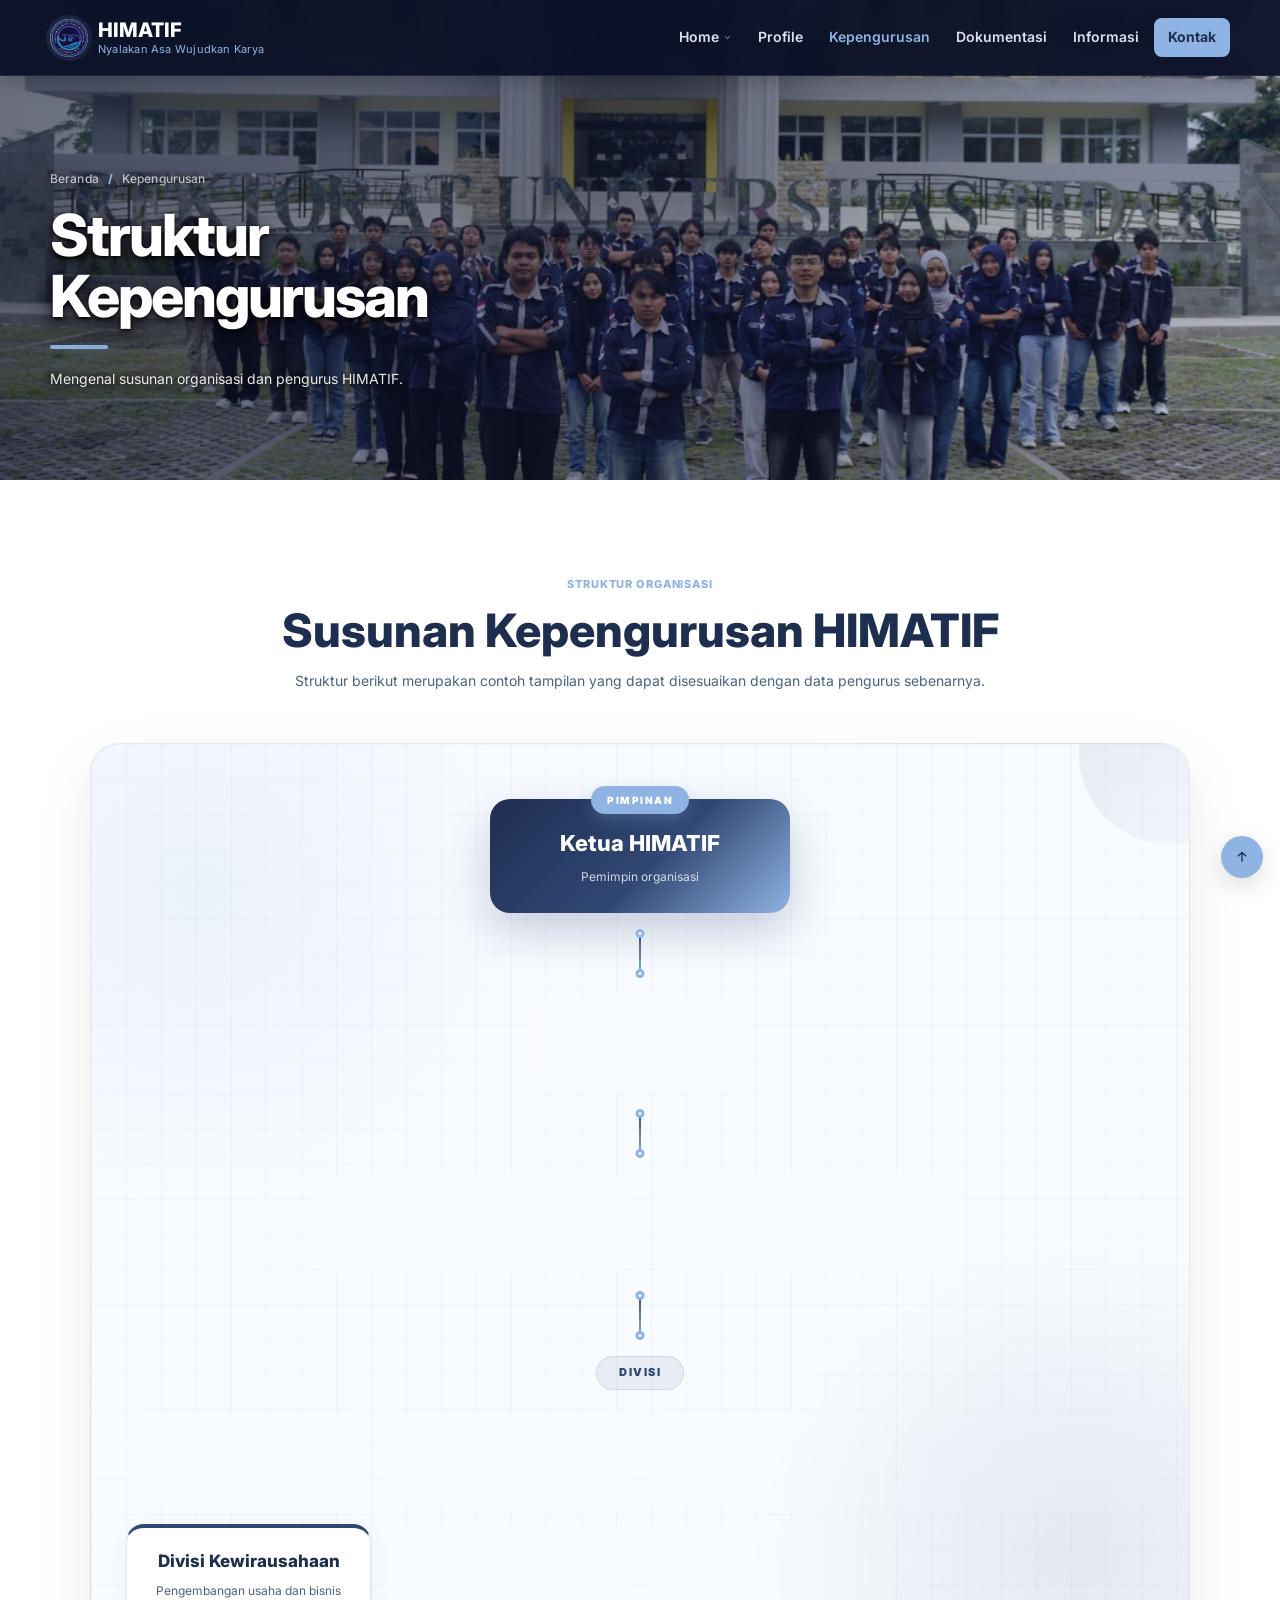
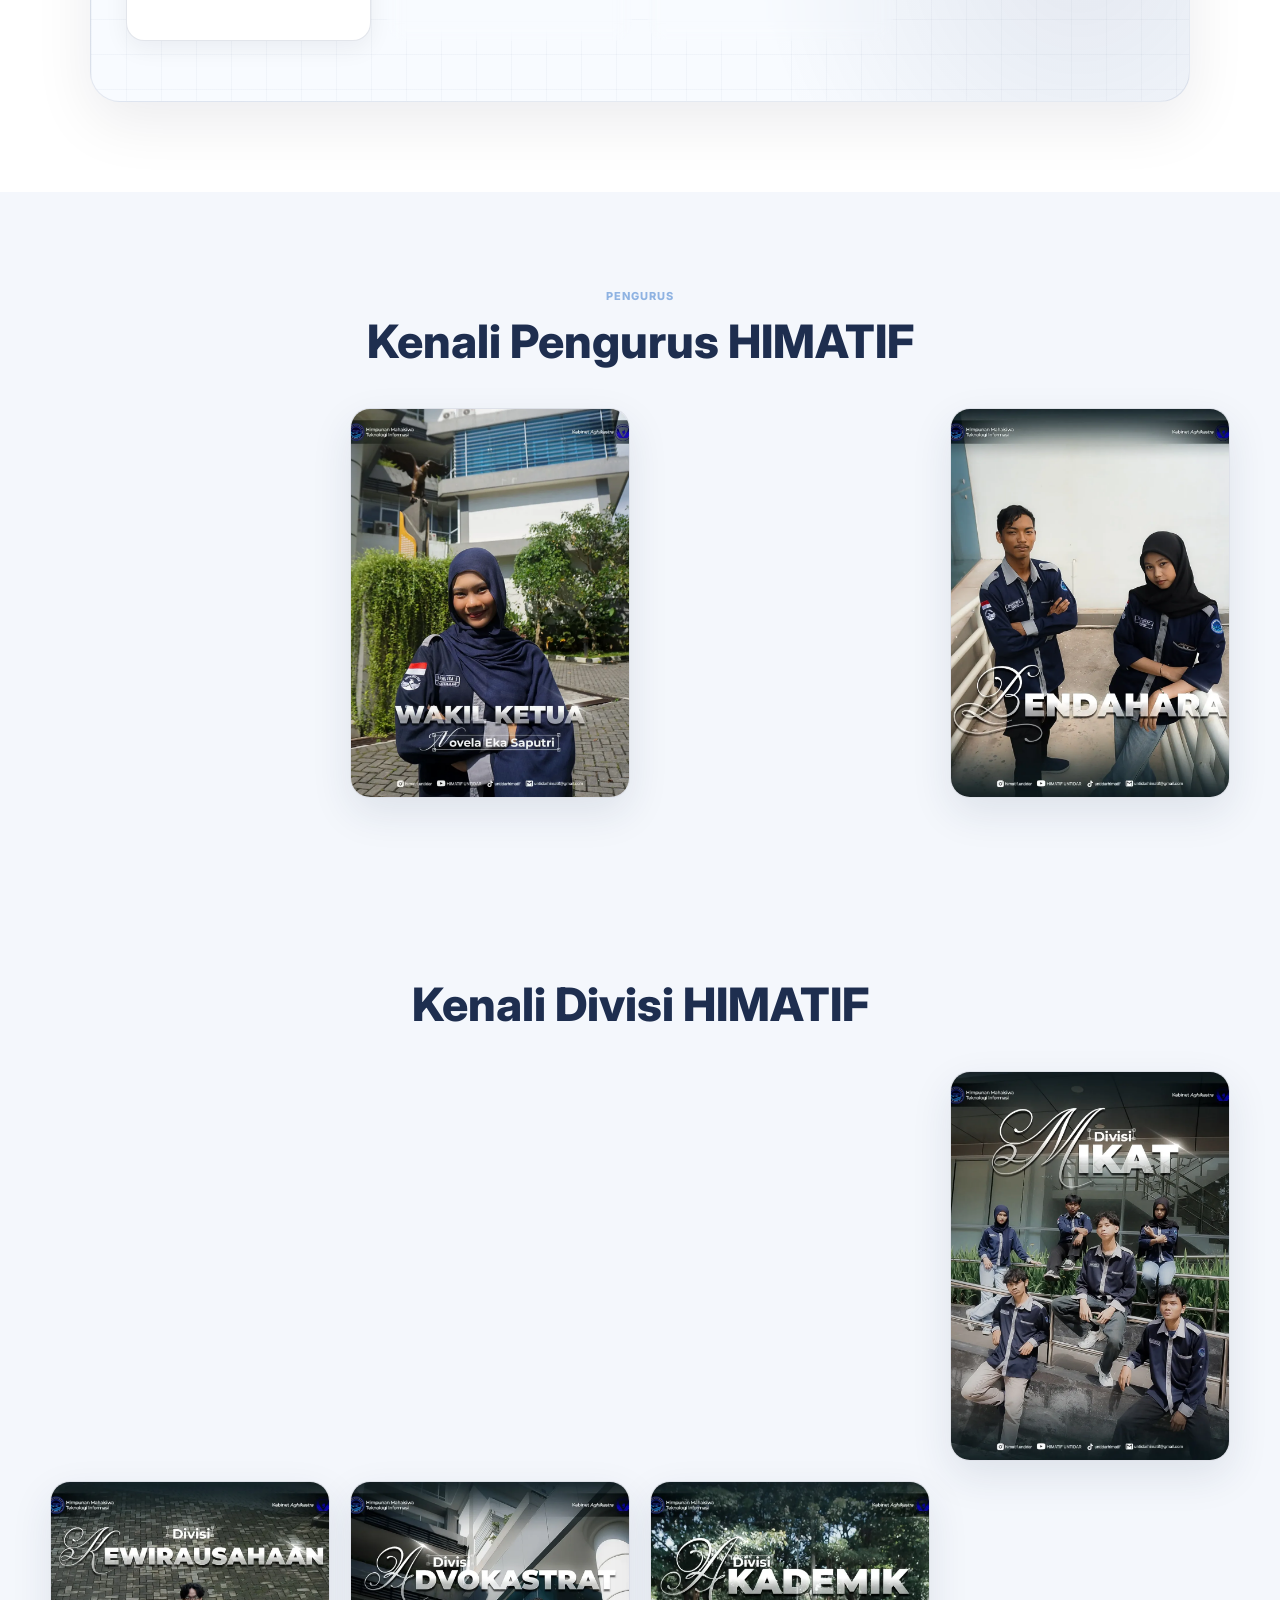
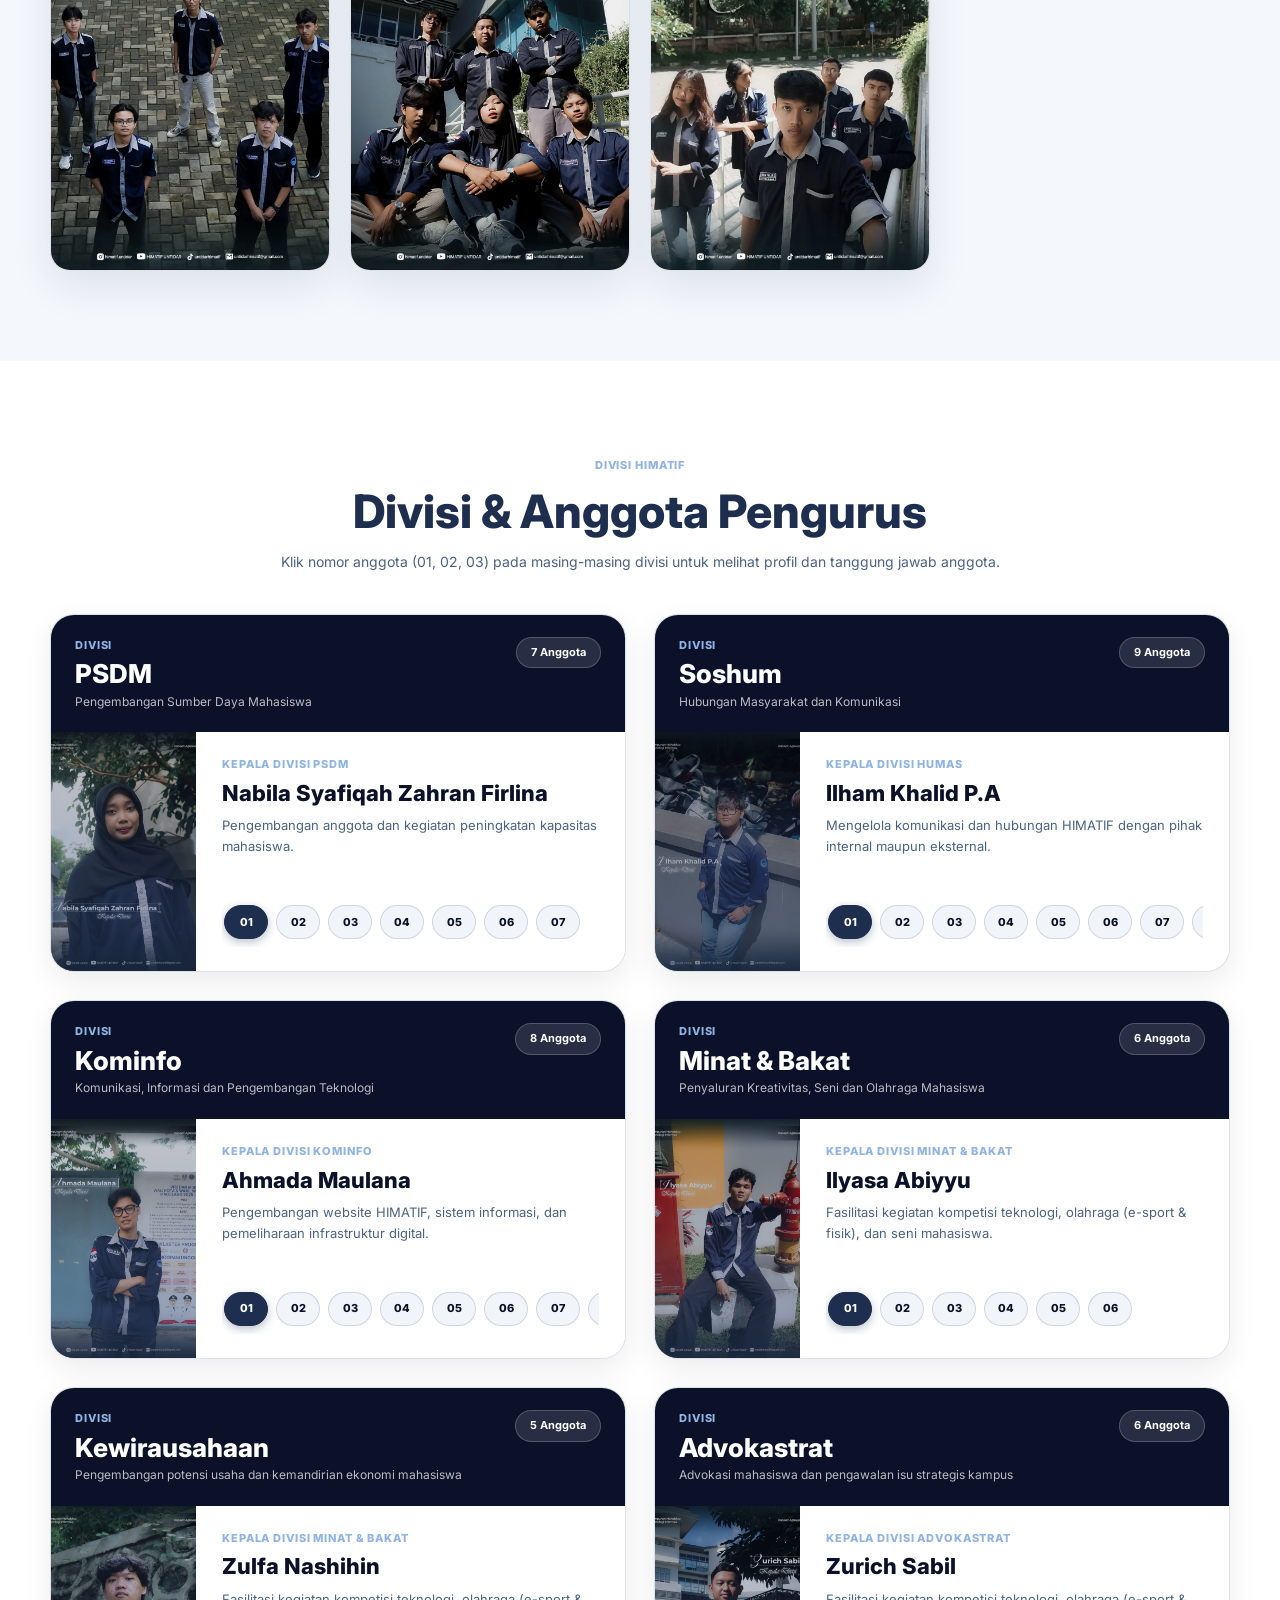
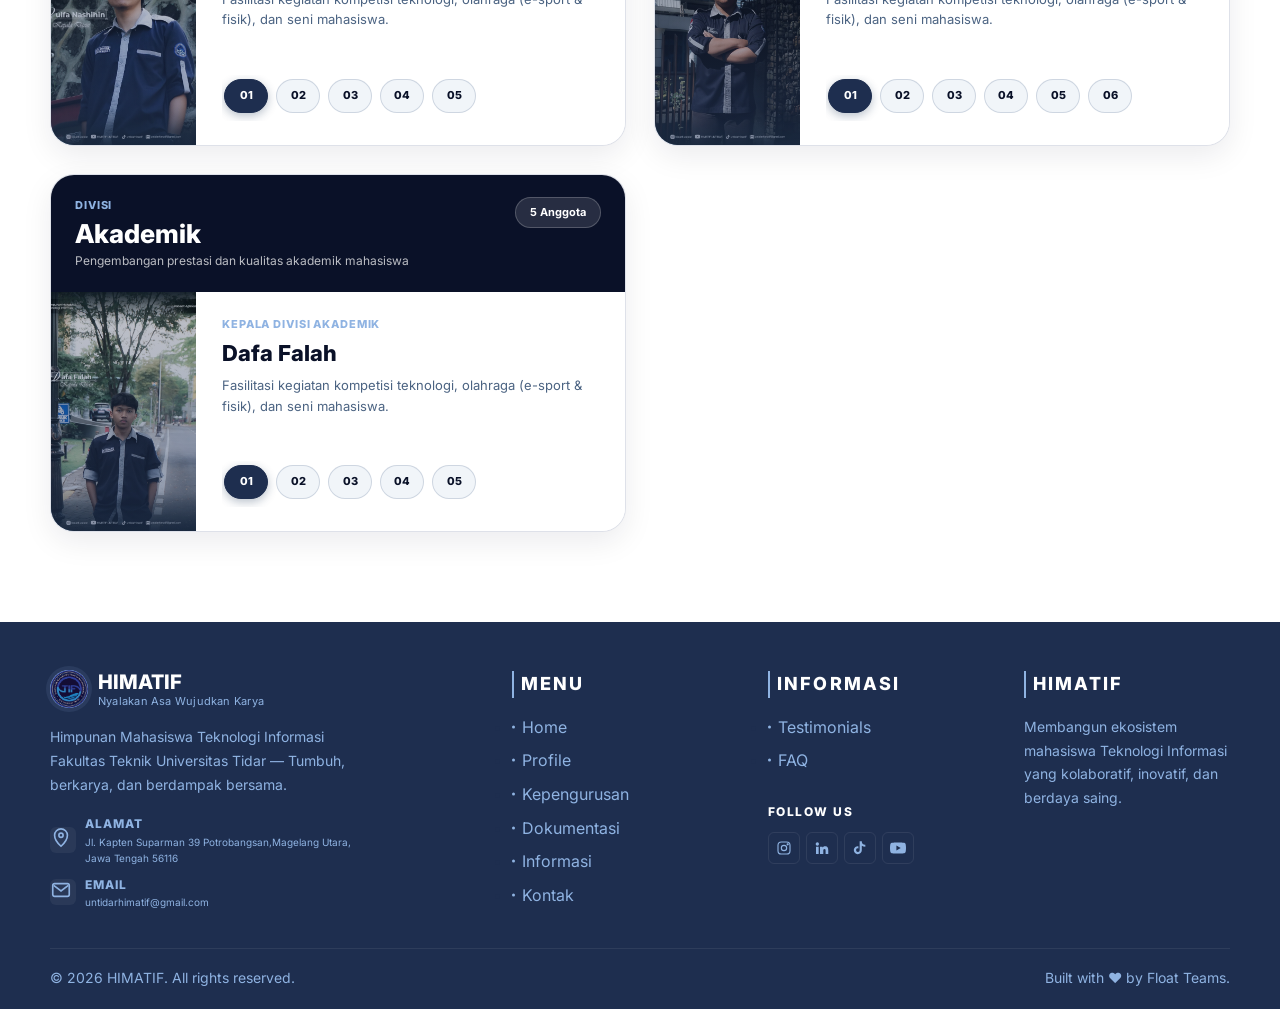
<file: kepengurusan.html>
<!DOCTYPE html>
<html lang="id">

<head>

    <meta charset="UTF-8">
    <meta name="viewport" content="width=device-width, initial-scale=1.0">

    <title>Kepengurusan — HIMATIF</title>

    <link rel="preconnect" href="https://fonts.googleapis.com" />
    <link rel="preconnect" href="https://fonts.gstatic.com" crossorigin />
    <link
      href="https://fonts.googleapis.com/css2?family=DM+Sans:wght@400;500;600;700&family=Inter:wght@400;500;600;700;800&family=Playfair+Display:ital,wght@1,600;1,700&display=swap"
      rel="stylesheet"
    />

    <link
      rel="icon"
      type="image/png"
      href="favicon.png"
      sizes="64x64"
    />
    <link rel="stylesheet" href="style aku.css">

</head>

<body id="top">


    <header class="navbar">
      <div class="container nav-inner">
        <a href="index.html" class="brand">
          <span class="brand-logo">
            <img
              src="assets/img/LOGO HIMATIF.png"
              alt="Logo HIMATIF"
              width="40"
              height="40"
            />
          </span>

          <span class="brand-text">
            <strong>HIMATIF</strong>
            <span>Nyalakan Asa Wujudkan Karya</span>
          </span>
        </a>

        <!-- MOBILE MENU CHECKBOX -->
        <input type="checkbox" class="mobile-toggle" id="mobile-menu" hidden />

        <label for="mobile-menu" class="hamburger" aria-label="Buka menu">
          <svg
            viewBox="0 0 24 24"
            fill="none"
            stroke="currentColor"
            stroke-width="2"
          >
            <path d="M4 7h16M4 12h16M4 17h16" />
          </svg>
        </label>

        <nav class="nav-menu">
          <div class="dropdown">
            <a href="index.html" class="nav-link">
              Home

              <svg
                viewBox="0 0 24 24"
                fill="none"
                stroke="currentColor"
                stroke-width="2"
              >
                <path d="m6 9 6 6 6-6" />
              </svg>
            </a>

            <div class="dropdown-menu">
              <a href="index.html#about">Tentang HIMATIF</a>
              <a href="index.html#programs">Programs</a>
              <a href="index.html#testimonials">Testimonials</a>
              <a href="index.html#faq">FAQ</a>
            </div>
          </div>

          <a href="profil.html" class="nav-link">Profile</a>
          <a href="kepengurusan.html" class="nav-link active">Kepengurusan</a>
          <a href="dokumentasi.html" class="nav-link">Dokumentasi</a>
          <a href="informasi.html" class="nav-link">Informasi</a>
          <a href="kontak.html" class="nav-link contact">Kontak</a>
        </nav>
      </div>
    </header>


<section class="page-hero page-hero-photo" style="background-image: url('assets/gambar/hero-kepengurusan.jpg');">

    <div class="container page-hero-inner">

        <div class="page-hero-content">

            <div class="breadcrumbs">
                Beranda <span>/</span> Kepengurusan
            </div>

            <h1 class="title">
                Struktur Kepengurusan
            </h1>

            <p class="lead">
                Mengenal susunan organisasi dan
                pengurus HIMATIF.
            </p>

        </div>

    </div>

</section>


<section class="section">

    <div class="container">

        <div class="section-head">

            <span class="eyebrow">
                Struktur Organisasi
            </span>

            <h2 class="title">
                Susunan Kepengurusan HIMATIF
            </h2>

            <p class="lead">
                Struktur berikut merupakan contoh
                tampilan yang dapat disesuaikan
                dengan data pengurus sebenarnya.
            </p>

        </div>


        <div class="org-chart">

            <div class="org-node">

                <strong>
                    Ketua HIMATIF
                </strong>

                <small>
                    Pemimpin organisasi
                </small>

            </div>


            <div class="connector"></div>


            <div class="org-node">

                <strong>
                    Wakil Ketua
                </strong>

                <small>
                    Koordinator internal
                </small>

            </div>


            <div class="connector"></div>


            <div class="org-row">

                <div class="org-node">

                    <strong>
                        Sekretaris
                    </strong>

                    <small>
                        Administrasi
                    </small>

                </div>


                <div class="org-node">

                    <strong>
                        Bendahara
                    </strong>

                    <small>
                        Keuangan
                    </small>

                </div>

            </div>


            <div class="connector"></div>


            <div class="org-row">

                <div class="org-node">

                    <strong>
                        Divisi PSDM
                    </strong>

                    <small>
                        Pengembangan SDM
                    </small>

                </div>


                <div class="org-node">

                    <strong>
                        Divisi Soshum
                    </strong>

                    <small>
                        Hubungan masyarakat
                    </small>

                </div>


                <div class="org-node">

                    <strong>
                        Divisi Mikat
                    </strong>

                    <small>
                        Kreativitas mahasiswa
                    </small>

                </div>


                <div class="org-node">

                    <strong>
                        Divisi Kominfo
                    </strong>

                    <small>
                        Pengembangan teknologi
                    </small>

                </div>
                <div class="org-node">

                    <strong>
                        Divisi Kewirausahaan
                    </strong>

                    <small>
                        Pengembangan usaha dan bisnis
                    </small>

                </div>
                <div class="org-node">

                    <strong>
                        Divisi Akademik
                    </strong>

                    <small>
                        Pengembangan akademik mahasiswa
                    </small>

                </div>
                <div class="org-node">

                    <strong>
                        Divisi Advokastrat
                    </strong>

                    <small>
                        Advokasi dan strategi
                    </small>

                </div>

            </div>

        </div>

    </div>

</section>


<section class="section alt">

    <div class="container">

        <div class="section-head">

            <span class="eyebrow">
                Pengurus
            </span>

            <h2 class="title">
                Kenali Pengurus HIMATIF
            </h2>

            
        </div>


        <div class="team-grid">


            
             <article class="team-card pengurus-card">

                <div class="team-inner">


                    <div class="team-face team-front">

                        <img
                            src="assets/gambar/1. Ketua.png"
                            alt="Ketua"
                        >
        

                    </div>
                    <div class="team-face team-back">

                        <div class="team-back-top">
                            <h3>Naufal Miftakhul S</h3>

                            <div class="role">
                               Ketua
                            </div>
                        </div>

                        <div class="team-back-bottom">
                            <p>
                                Memimpin organisasi dan mengkoordinasikan 
                                seluruh kegiatan.
                            </p>

                            <ul>
                                <li>Mengatur program kerja</li>
                                <li>Mengkoordinasikan anggota</li>
                            </ul>
                        </div>

                    </div>


                    

                </div>

            </article>

            <!-- WAKIL -->

            <article class="team-card pengurus-card">

                <div class="team-inner">


                    <div class="team-face team-front">

                        <img
                            src="assets/gambar/2. Wakil Ketua.png"
                            alt="Wakil Ketua"
                        >
        

                    </div>
                    <div class="team-face team-back">

                        <div class="team-back-top">
                            <h3>Novela Eka Saputri</h3>

                            <div class="role">
                               Wakil Ketua
                            </div>
                        </div>

                        <div class="team-back-bottom">
                            <p>
                                Membantu ketua dalam
                                mengkoordinasikan program
                                dan kegiatan organisasi.
                            </p>

                            <ul>
                                <li>Membantu ketua dalam mengurus organisasi</li>
                                <li>Mengkoordinasikan kegiatan organisasi</li>
                            </ul>
                        </div>

                    </div>


                    

                </div>

            </article>


            <!-- SEKRETARIS -->

            <article class="team-card pengurus-card">

                <div class="team-inner">


                    <div class="team-face team-front">

                        <img
                            src="assets/gambar/4. Sekertaris.png"
                            alt="Sekretaris"
                        >
                    </div>
                    <div class="team-face team-back">

                        <div class="team-back-top">
                            <h3>Hanif Abdilah & Muhammad Syafiq A</h3>

                            <div class="role">
                                Sekretaris
                            </div>
                        </div>

                        <div class="team-back-bottom">
                            <p>
                                Mengelola administrasi,
                                surat menyurat, dan dokumentasi
                                organisasi.
                            </p>

                            <ul>
                                <li>Mengelola administrasi organisasi</li>
                                <li>Menyusun surat dan arsip dokumen</li>
                            </ul>
                        </div>

                    </div>

                </div>

            </article>


            <!-- BENDAHARA -->

            <article class="team-card pengurus-card">

                <div class="team-inner">


                    <div class="team-face team-front">

                        <img
                            src="assets/gambar/3. Bendahara.png"
                            alt="Bendahara"
                        >
                    </div>
                    <div class="team-face team-back">

                        <div class="team-back-top">
                            <h3>Nabila Dewi Putri & Fauzan Fahmi</h3>

                            <div class="role">
                                Bendahara
                            </div>
                        </div>

                        <div class="team-back-bottom">
                            <p>
                                Mengelola administrasi
                                dan pencatatan keuangan
                                organisasi.
                            </p>

                            <ul>
                                <li>Mencatat pemasukan dan pengeluaran</li>
                                <li>Menyusun laporan serta anggaran kegiatan</li>
                            </ul>
                        </div>

                    </div>

                </div>

            </article>


        </div>

    </div>

</section>

<section class="section alt">

    <div class="container">

        <div class="section-head">

            

            <h2 class="title">
                Kenali Divisi HIMATIF
            </h2>

            
        </div>


        <div class="team-grid">


            
             <article class="team-card divisi-team-card">

                <div class="team-inner">


                    <div class="team-face team-front">

                        <img
                            src="assets/gambar/6. Divisi PSDM.png"
                            alt="PSDM"
                        >
        

                    </div>
                    <div class="team-face team-back">

                        <div class="team-back-top">
                            <div class="role">
                               Nama Divisi
                            </div>
                            <h3>PSDM</h3>
                            
                        </div>

                        <div class="team-back-bottom">
                            <p>
                                Memimpin organisasi dan mengkoordinasikan 
                                seluruh kegiatan.
                            </p>

                            <ul>
                                <li>Mengatur program kerja</li>
                                <li>Mengkoordinasikan anggota</li>
                            </ul>
                        </div>

                    </div>


                    

                </div>

            </article>

            <!-- WAKIL -->

            <article class="team-card divisi-team-card">

                <div class="team-inner">


                    <div class="team-face team-front">

                        <img
                            src="assets\gambar\7. Divisi Soshum.png"
                            alt="soshum"
                        >
        

                    </div>
                    <div class="team-face team-back">

                        <div class="team-back-top">
                            <h3>SOSHUM</h3>

                            <div class="role">
                               Nama Divisi
                            </div>
                        </div>

                        <div class="team-back-bottom">
                            <p>
                                Membantu ketua dalam
                                mengkoordinasikan program
                                dan kegiatan organisasi.
                            </p>

                            <ul>
                                <li>Membantu ketua dalam mengurus organisasi</li>
                                <li>Mengkoordinasikan kegiatan organisasi</li>
                            </ul>
                        </div>

                    </div>


                    

                </div>

            </article>


            <!-- SEKRETARIS -->

            <article class="team-card divisi-team-card">

                <div class="team-inner">


                    <div class="team-face team-front">

                        <img
                            src="assets\gambar\5. Divisi Kominfo.png"
                            alt="Kominfo"
                        >
                    </div>
                    <div class="team-face team-back">

                        <div class="team-back-top">
                            <h3>KOMINFO</h3>

                            <div class="role">
                                Nama Divisi
                            </div>
                        </div>

                        <div class="team-back-bottom">
                            <p>
                                Mengelola administrasi,
                                surat menyurat, dan dokumentasi
                                organisasi.
                            </p>

                            <ul>
                                <li>Mengelola administrasi organisasi</li>
                                <li>Menyusun surat dan arsip dokumen</li>
                            </ul>
                        </div>

                    </div>

                </div>

            </article>


            <!-- BENDAHARA -->

            <article class="team-card divisi-team-card">

                <div class="team-inner">


                    <div class="team-face team-front">

                        <img
                            src="assets\gambar\10. Divisi Mikat.png"
                            alt="Bendahara"
                        >
                    </div>
                    <div class="team-face team-back">

                        <div class="team-back-top">
                            <h3>MIKAT</h3>

                            <div class="role">
                                Nama Divisi
                            </div>
                        </div>

                        <div class="team-back-bottom">
                            <p>
                                Mengelola administrasi
                                dan pencatatan keuangan
                                organisasi.
                            </p>

                            <ul>
                                <li>Mencatat pemasukan dan pengeluaran</li>
                                <li>Menyusun laporan serta anggaran kegiatan</li>
                            </ul>
                        </div>

                    </div>

                </div>

            </article>

            <!-- KEWIRAUSAHAAN -->

            <article class="team-card divisi-team-card">

                <div class="team-inner">

                    <div class="team-face team-front">

                        <img
                            src="assets/gambar/11. Divisi Kewirausahaan.png"
                            alt="Divisi Kewirausahaan"
                        >

                    </div>

                    <div class="team-face team-back">

                        <div class="team-back-top">
                            <h3>KEWIRAUSAHA</h3>

                            <div class="role">
                                Nama Divisi
                            </div>
                        </div>

                        <div class="team-back-bottom">
                            <p>
                                Mengembangkan potensi kewirausahaan
                                dan kemandirian ekonomi anggota HIMATIF.
                            </p>

                            <ul>
                                <li>Mengelola program usaha organisasi</li>
                                <li>Mengembangkan kreativitas dan peluang bisnis</li>
                            </ul>
                        </div>

                    </div>

                </div>

            </article>

            <!-- ADVOKASTRAT -->

            <article class="team-card divisi-team-card">

                <div class="team-inner">

                    <div class="team-face team-front">

                        <img
                            src="assets/gambar/9. Divisi Advokastrat.png"
                            alt="Divisi Advokastrat"
                        >

                    </div>

                    <div class="team-face team-back">

                        <div class="team-back-top">
                            <h3>ADVOKASTRAT</h3>

                            <div class="role">
                                Nama Divisi
                            </div>
                        </div>

                        <div class="team-back-bottom">
                            <p>
                                Menyuarakan aspirasi mahasiswa dan mengawal
                                isu strategis di lingkungan kampus.
                            </p>

                            <ul>
                                <li>Menghimpun dan menyalurkan aspirasi mahasiswa</li>
                                <li>Mengawal kebijakan yang berkaitan dengan mahasiswa</li>
                            </ul>
                        </div>

                    </div>

                </div>

            </article>

            <!-- AKADEMIK -->

            <article class="team-card divisi-team-card">

                <div class="team-inner">

                    <div class="team-face team-front">

                        <img
                            src="assets/gambar/8. Divisi Akademik.png"
                            alt="Divisi Akademik"
                        >

                    </div>

                    <div class="team-face team-back">

                        <div class="team-back-top">
                            <h3>AKADEMIK</h3>

                            <div class="role">
                                Nama Divisi
                            </div>
                        </div>

                        <div class="team-back-bottom">
                            <p>
                                Mendukung peningkatan prestasi dan kualitas
                                akademik mahasiswa Teknologi Informasi.
                            </p>

                            <ul>
                                <li>Menyelenggarakan kegiatan pengembangan akademik</li>
                                <li>Mendorong budaya belajar dan berbagi pengetahuan</li>
                            </ul>
                        </div>

                    </div>

                </div>

            </article>


        </div>

    </div>

</section>
<!-- DIVISI & ANGGOTA CAROUSEL -->

<section class="section" id="divisi">

    <div class="container">

        <div class="section-head">

            <span class="eyebrow">
                Divisi HIMATIF
            </span>

            <h2 class="title">
                Divisi &amp; Anggota Pengurus
            </h2>

            <p class="lead">
                Klik nomor anggota (01, 02, 03) pada masing-masing divisi untuk melihat profil dan tanggung jawab anggota.
            </p>

        </div>


        <div class="divisi-grid">


            <!-- DIVISI 1: PSDM -->

            <article class="divisi-card">

                <input type="radio" name="psdm-m" id="psdm-m1" class="divisi-radio" checked>
                <input type="radio" name="psdm-m" id="psdm-m2" class="divisi-radio">
                <input type="radio" name="psdm-m" id="psdm-m3" class="divisi-radio">
                <input type="radio" name="psdm-m" id="psdm-m4" class="divisi-radio">
                <input type="radio" name="psdm-m" id="psdm-m5" class="divisi-radio">
                <input type="radio" name="psdm-m" id="psdm-m6" class="divisi-radio">
                <input type="radio" name="psdm-m" id="psdm-m7" class="divisi-radio">
                <div class="divisi-header">

                    <div>
                        <span class="divisi-tag">DIVISI</span>
                        <h3 class="divisi-name">PSDM</h3>
                        <p class="divisi-desc">Pengembangan Sumber Daya Mahasiswa</p>
                    </div>

                    <span class="divisi-count">7 Anggota</span>

                </div>

                <div class="divisi-body">

                    <!-- Blok Foto / Gambar Anggota -->
                    <div class="divisi-badge-block">
                        <div class="divisi-photo-layer photo-1">
                            <img src="assets\gambar\psdm\p1.webp" alt="Anggota PSDM 01">
                            
                        </div>
                        <div class="divisi-photo-layer photo-2">
                            <img src="assets\gambar\psdm\p2.webp" alt="Anggota PSDM 02">
                            
                        </div>
                        <div class="divisi-photo-layer photo-3">
                            <img src="assets\gambar\psdm\p3.webp" alt="Anggota PSDM 03">
                            
                        </div>
                        <div class="divisi-photo-layer photo-4">
                            <img src="assets\gambar\psdm\p4.webp" alt="Anggota PSDM 04">
                            
                        </div>
                        <div class="divisi-photo-layer photo-5">
                            <img src="assets\gambar\psdm\p5.webp" alt="Anggota PSDM 05">
                            
                        </div>
                        <div class="divisi-photo-layer photo-6">
                            <img src="assets\gambar\psdm\p6.webp" alt="Anggota PSDM 06">
                            
                        </div>
                        <div class="divisi-photo-layer photo-7">
                            <img src="assets\gambar\psdm\p7.webp" alt="Anggota PSDM 07">
                            
                        </div>
                    </div>

                    <div class="divisi-content-area">

                        <div class="divisi-slides-track">

                            <div class="divisi-member-slide slide-1">
                                <span class="member-category">KEPALA DIVISI PSDM</span>
                                <h4 class="member-name">Nabila Syafiqah Zahran Firlina</h4>
                                <p class="member-desc">
                                    Pengembangan anggota dan kegiatan peningkatan kapasitas mahasiswa.
                                </p>
                            </div>

                            <div class="divisi-member-slide slide-2">
                                <span class="member-category">WAKIL KEPALA DIVISI PSDM</span>
                                <h4 class="member-name">Falikha Sulfiyah</h4>
                                <p class="member-desc">
                                    Penyelenggaraan pelatihan kepemimpinan (LKMM) dan kaderisasi anggota baru.
                                </p>
                            </div>

                            <div class="divisi-member-slide slide-3">
                                <span class="member-category">ANGGOTA PSDM</span>
                                <h4 class="member-name">Angger Naufal</h4>
                                <p class="member-desc">
                                    Evaluasi kinerja berkala serta program keakraban dan bonding internal pengurus.
                                </p>
                            </div>
                            <div class="divisi-member-slide slide-4">
                                <span class="member-category">ANGGOTA PSDM</span>
                                <h4 class="member-name">Aghnia Azka</h4>
                                <p class="member-desc">
                                    Evaluasi kinerja berkala serta program keakraban dan bonding internal pengurus.
                                </p>
                            </div>
                            <div class="divisi-member-slide slide-5">
                                <span class="member-category">ANGGOTA PSDM</span>
                                <h4 class="member-name">Ilma Imama</h4>
                                <p class="member-desc">
                                    Evaluasi kinerja berkala serta program keakraban dan bonding internal pengurus.
                                </p>
                            </div>
                            <div class="divisi-member-slide slide-6">
                                <span class="member-category">ANGGOTA PSDM</span>
                                <h4 class="member-name">Rosifa Aulia</h4>
                                <p class="member-desc">
                                    Evaluasi kinerja berkala serta program keakraban dan bonding internal pengurus.
                                </p>
                            </div>
                            <div class="divisi-member-slide slide-7">
                                <span class="member-category">ANGGOTA PSDM</span>
                                <h4 class="member-name">Vandra Sembiring</h4>
                                <p class="member-desc">
                                    Evaluasi kinerja berkala serta program keakraban dan bonding internal pengurus.
                                </p>
                            </div>
                        </div>

                        <div class="divisi-nav" aria-label="Pilih anggota PSDM">
                            <label for="psdm-m1" class="divisi-nav-btn btn-1">01</label>
                            <label for="psdm-m2" class="divisi-nav-btn btn-2">02</label>
                            <label for="psdm-m3" class="divisi-nav-btn btn-3">03</label>
                            <label for="psdm-m4" class="divisi-nav-btn btn-4">04</label>
                            <label for="psdm-m5" class="divisi-nav-btn btn-5">05</label>
                            <label for="psdm-m6" class="divisi-nav-btn btn-6">06</label>
                            <label for="psdm-m7" class="divisi-nav-btn btn-7">07</label>
                        </div>

                    </div>

                </div>

            </article>


            <!-- DIVISI 2: HUMAS -->

            <article class="divisi-card">

                <input type="radio" name="humas-m" id="humas-m1" class="divisi-radio" checked>
                <input type="radio" name="humas-m" id="humas-m2" class="divisi-radio">
                <input type="radio" name="humas-m" id="humas-m3" class="divisi-radio">
                <input type="radio" name="humas-m" id="humas-m4" class="divisi-radio">
                <input type="radio" name="humas-m" id="humas-m5" class="divisi-radio">
                <input type="radio" name="humas-m" id="humas-m6" class="divisi-radio">
                <input type="radio" name="humas-m" id="humas-m7" class="divisi-radio">
                <input type="radio" name="humas-m" id="humas-m8" class="divisi-radio">
                <input type="radio" name="humas-m" id="humas-m9" class="divisi-radio">

                <div class="divisi-header">

                    <div>
                        <span class="divisi-tag">DIVISI</span>
                        <h3 class="divisi-name">Soshum</h3>
                        <p class="divisi-desc">Hubungan Masyarakat dan Komunikasi</p>
                    </div>

                    <span class="divisi-count">9 Anggota</span>

                </div>

                <div class="divisi-body">

                    <!-- Blok Foto / Gambar Anggota -->
                    <div class="divisi-badge-block">
                        <div class="divisi-photo-layer photo-1">
                            <img src="assets\gambar\soshumm\so1.webp" alt="Anggota HUMAS 01">
                            
                        </div>
                        <div class="divisi-photo-layer photo-2">
                            <img src="assets\gambar\soshumm\so2.webp" alt="Anggota HUMAS 02">
                            
                        </div>
                        <div class="divisi-photo-layer photo-3">
                            <img src="assets\gambar\soshumm\so3.webp" alt="Anggota HUMAS 03">
                            
                        </div>
                        <div class="divisi-photo-layer photo-4">
                            <img src="assets\gambar\soshumm\so4.webp" alt="Anggota HUMAS 04">
                            
                        </div>
                        <div class="divisi-photo-layer photo-5">
                            <img src="assets\gambar\soshumm\s5.webp" alt="Anggota HUMAS 05">
                            
                        </div>
                        <div class="divisi-photo-layer photo-6">
                            <img src="assets\gambar\soshumm\s6.webp" alt="Anggota HUMAS 03">
                            
                        </div>
                        <div class="divisi-photo-layer photo-7">
                            <img src="assets\gambar\soshumm\s7.webp" alt="Anggota HUMAS 03">
                            
                        </div>
                        <div class="divisi-photo-layer photo-8">
                            <img src="assets\gambar\soshumm\s8.webp" alt="Anggota HUMAS 03">
                            
                        </div>
                        <div class="divisi-photo-layer photo-9">
                            <img src="assets\gambar\soshumm\s9.webp" alt="Anggota HUMAS 03">
                            
                        </div>
                    </div>

                    <div class="divisi-content-area">

                        <div class="divisi-slides-track">

                            <div class="divisi-member-slide slide-1">
                                <span class="member-category">KEPALA DIVISI HUMAS</span>
                                <h4 class="member-name">Ilham Khalid P.A</h4>
                                <p class="member-desc">
                                    Mengelola komunikasi dan hubungan HIMATIF dengan pihak internal maupun eksternal.
                                </p>
                            </div>

                            <div class="divisi-member-slide slide-2">
                                <span class="member-category">WAKIL KEPALA DIVISI HUMAS</span>
                                <h4 class="member-name">Galang Dwi S.</h4>
                                <p class="member-desc">
                                    Koordinasi studi banding antar himpunan mahasiswa dan universitas rekanan.
                                </p>
                            </div>

                            <div class="divisi-member-slide slide-3">
                                <span class="member-category">ANGGOTA HUMAS</span>
                                <h4 class="member-name">Julioez Candita</h4>
                                <p class="member-desc">
                                    Penghubung kemitraan sponsor, media partner, serta relasi alumni Teknologi Informasi.
                                </p>
                            </div>
                            <div class="divisi-member-slide slide-4">
                                <span class="member-category">ANGGOTA HUMAS</span>
                                <h4 class="member-name">Tio Retsu P.</h4>
                                <p class="member-desc">
                                    Penghubung kemitraan sponsor, media partner, serta relasi alumni Teknologi Informasi.
                                </p>
                            </div>
                            <div class="divisi-member-slide slide-5">
                                <span class="member-category">ANGGOTA HUMAS</span>
                                <h4 class="member-name">Widyadana Hussin</h4>
                                <p class="member-desc">
                                    Penghubung kemitraan sponsor, media partner, serta relasi alumni Teknologi Informasi.
                                </p>
                            </div>
                            <div class="divisi-member-slide slide-6">
                                <span class="member-category">ANGGOTA HUMAS</span>
                                <h4 class="member-name">Nayla Rahmadani</h4>
                                <p class="member-desc">
                                    Penghubung kemitraan sponsor, media partner, serta relasi alumni Teknologi Informasi.
                                </p>
                            </div>
                            <div class="divisi-member-slide slide-7">
                                <span class="member-category">ANGGOTA HUMAS</span>
                                <h4 class="member-name">Radja Harismansyah</h4>
                                <p class="member-desc">
                                    Penghubung kemitraan sponsor, media partner, serta relasi alumni Teknologi Informasi.
                                </p>
                            </div>
                            <div class="divisi-member-slide slide-8">
                                <span class="member-category">ANGGOTA HUMAS</span>
                                <h4 class="member-name">Erny Kurniawati </h4>
                                <p class="member-desc">
                                    Penghubung kemitraan sponsor, media partner, serta relasi alumni Teknologi Informasi.
                                </p>
                            </div>
                            <div class="divisi-member-slide slide-9">
                                <span class="member-category">ANGGOTA HUMAS</span>
                                <h4 class="member-name">Kenji Muhammad</h4>
                                <p class="member-desc">
                                    Penghubung kemitraan sponsor, media partner, serta relasi alumni Teknologi Informasi.
                                </p>
                            </div>

                        </div>

                        <div class="divisi-nav" aria-label="Pilih anggota Humas">
                            <label for="humas-m1" class="divisi-nav-btn btn-1">01</label>
                            <label for="humas-m2" class="divisi-nav-btn btn-2">02</label>
                            <label for="humas-m3" class="divisi-nav-btn btn-3">03</label>
                            <label for="humas-m4" class="divisi-nav-btn btn-4">04</label>
                            <label for="humas-m5" class="divisi-nav-btn btn-5">05</label>
                            <label for="humas-m6" class="divisi-nav-btn btn-6">06</label>
                            <label for="humas-m7" class="divisi-nav-btn btn-7">07</label>
                            <label for="humas-m8" class="divisi-nav-btn btn-8">08</label>
                            <label for="humas-m9" class="divisi-nav-btn btn-9">09</label>
                        </div>

                    </div>

                </div>

            </article>


            <!-- DIVISI 3: KOMINFO -->

            <article class="divisi-card">

                <input type="radio" name="kominfo-m" id="kominfo-m1" class="divisi-radio" checked>
                <input type="radio" name="kominfo-m" id="kominfo-m2" class="divisi-radio">
                <input type="radio" name="kominfo-m" id="kominfo-m3" class="divisi-radio">
                <input type="radio" name="kominfo-m" id="kominfo-m4" class="divisi-radio">
                <input type="radio" name="kominfo-m" id="kominfo-m5" class="divisi-radio">
                <input type="radio" name="kominfo-m" id="kominfo-m6" class="divisi-radio">
                <input type="radio" name="kominfo-m" id="kominfo-m7" class="divisi-radio">
                <input type="radio" name="kominfo-m" id="kominfo-m8" class="divisi-radio">

                <div class="divisi-header">

                    <div>
                        <span class="divisi-tag">DIVISI</span>
                        <h3 class="divisi-name">Kominfo</h3>
                        <p class="divisi-desc">Komunikasi, Informasi dan Pengembangan Teknologi</p>
                    </div>

                    <span class="divisi-count">8 Anggota</span>

                </div>

                <div class="divisi-body">

                    <!-- Blok Foto / Gambar Anggota -->
                    <div class="divisi-badge-block">
                        <div class="divisi-photo-layer photo-1">
                            <img src="assets\gambar\kominfo\k1.webp" alt="Anggota KOMINFO 01">
                            
                        </div>
                        <div class="divisi-photo-layer photo-2">
                            <img src="assets\gambar\kominfo\k2.webp" alt="Anggota KOMINFO 02">
                            
                        </div>
                        <div class="divisi-photo-layer photo-3">
                            <img src="assets\gambar\kominfo\k3.webp" alt="Anggota KOMINFO 03">
                            
                        </div>
                        <div class="divisi-photo-layer photo-4">
                            <img src="assets\gambar\kominfo\k4.webp" alt="Anggota KOMINFO 04">
                            
                        </div>
                        <div class="divisi-photo-layer photo-5">
                            <img src="assets\gambar\kominfo\k5.webp" alt="Anggota KOMINFO 05">
                            
                        </div>
                        <div class="divisi-photo-layer photo-6">
                            <img src="assets\gambar\kominfo\k6.webp" alt="Anggota KOMINFO 06">
                            
                        </div>
                        <div class="divisi-photo-layer photo-7">
                            <img src="assets\gambar\kominfo\k7.webp" alt="Anggota KOMINFO 07">
                            
                        </div>
                        <div class="divisi-photo-layer photo-8">
                            <img src="assets\gambar\kominfo\k8.webp" alt="Anggota KOMINFO 08">
                            
                        </div>
                    </div>

                    <div class="divisi-content-area">

                        <div class="divisi-slides-track">

                            <div class="divisi-member-slide slide-1">
                                <span class="member-category">KEPALA DIVISI KOMINFO</span>
                                <h4 class="member-name">Ahmada Maulana</h4>
                                <p class="member-desc">
                                    Pengembangan website HIMATIF, sistem informasi, dan pemeliharaan infrastruktur digital.
                                </p>
                            </div>

                            <div class="divisi-member-slide slide-2">
                                <span class="member-category">WAKIL KEPALA DIVISI KOMINFO</span>
                                <h4 class="member-name">Muhammad Andra</h4>
                                <p class="member-desc">
                                    Desain konten visual, feed media sosial, dan branding kegiatan resmi HIMATIF.
                                </p>
                            </div>

                            <div class="divisi-member-slide slide-3">
                                <span class="member-category">ANGGOTA KOMINFO</span>
                                <h4 class="member-name">Aditya Setyo</h4>
                                <p class="member-desc">
                                    Publikasi berita prestasi, siaran pers acara, dan dokumentasi multimedia program kerja.
                                </p>
                            </div>
                            <div class="divisi-member-slide slide-4">
                                <span class="member-category">ANGGOTA KOMINFO</span>
                                <h4 class="member-name">Muhammad Fikrie</h4>
                                <p class="member-desc">
                                    Publikasi berita prestasi, siaran pers acara, dan dokumentasi multimedia program kerja.
                                </p>
                            </div>
                            <div class="divisi-member-slide slide-5">
                                <span class="member-category">ANGGOTA KOMINFO</span>
                                <h4 class="member-name">Salwa Aurelia</h4>
                                <p class="member-desc">
                                    Publikasi berita prestasi, siaran pers acara, dan dokumentasi multimedia program kerja.
                                </p>
                            </div>
                            <div class="divisi-member-slide slide-6">
                                <span class="member-category">ANGGOTA KOMINFO</span>
                                <h4 class="member-name">Muhammad Fauza</h4>
                                <p class="member-desc">
                                    Publikasi berita prestasi, siaran pers acara, dan dokumentasi multimedia program kerja.
                                </p>
                            </div>
                            <div class="divisi-member-slide slide-7">
                                <span class="member-category">ANGGOTA KOMINFO</span>
                                <h4 class="member-name">Maulana Yusuf</h4>
                                <p class="member-desc">
                                    Publikasi berita prestasi, siaran pers acara, dan dokumentasi multimedia program kerja.
                                </p>
                            </div>
                            <div class="divisi-member-slide slide-8">
                                <span class="member-category">ANGGOTA KOMINFO</span>
                                <h4 class="member-name">Dany Akhdan</h4>
                                <p class="member-desc">
                                    Publikasi berita prestasi, siaran pers acara, dan dokumentasi multimedia program kerja.
                                </p>
                            </div>

                        </div>

                        <div class="divisi-nav" aria-label="Pilih anggota Kominfo">
                            <label for="kominfo-m1" class="divisi-nav-btn btn-1">01</label>
                            <label for="kominfo-m2" class="divisi-nav-btn btn-2">02</label>
                            <label for="kominfo-m3" class="divisi-nav-btn btn-3">03</label>
                            <label for="kominfo-m4" class="divisi-nav-btn btn-4">04</label>
                            <label for="kominfo-m5" class="divisi-nav-btn btn-5">05</label>
                            <label for="kominfo-m6" class="divisi-nav-btn btn-6">06</label>
                            <label for="kominfo-m7" class="divisi-nav-btn btn-7">07</label>
                            <label for="kominfo-m8" class="divisi-nav-btn btn-8">08</label>
                        </div>

                    </div>

                </div>

            </article>


            <!-- DIVISI 4: MINAT & BAKAT -->

            <article class="divisi-card">

                <input type="radio" name="mikat-m" id="mikat-m1" class="divisi-radio" checked>
                <input type="radio" name="mikat-m" id="mikat-m2" class="divisi-radio">
                <input type="radio" name="mikat-m" id="mikat-m3" class="divisi-radio">
                <input type="radio" name="mikat-m" id="mikat-m4" class="divisi-radio">
                <input type="radio" name="mikat-m" id="mikat-m5" class="divisi-radio">
                <input type="radio" name="mikat-m" id="mikat-m6" class="divisi-radio">

                <div class="divisi-header">

                    <div>
                        <span class="divisi-tag">DIVISI</span>
                        <h3 class="divisi-name">Minat &amp; Bakat</h3>
                        <p class="divisi-desc">Penyaluran Kreativitas, Seni dan Olahraga Mahasiswa</p>
                    </div>

                    <span class="divisi-count">6 Anggota</span>

                </div>

                <div class="divisi-body">

                    <!-- Blok Foto / Gambar Anggota -->
                    <div class="divisi-badge-block">
                        <div class="divisi-photo-layer photo-1">
                            <img src="assets\gambar\mikat\m1.webp" alt="Anggota MIKAT 01">
                          
                        </div>
                        <div class="divisi-photo-layer photo-2">
                            <img src="assets\gambar\mikat\m2.webp" alt="Anggota MIKAT 02">
                            
                        </div>
                        <div class="divisi-photo-layer photo-3">
                            <img src="assets\gambar\mikat\m3.webp" alt="Anggota MIKAT 03">
                           
                        </div>
                        <div class="divisi-photo-layer photo-4">
                            <img src="assets\gambar\mikat\m4.webp" alt="Anggota MIKAT 04">
                            
                        </div>
                        <div class="divisi-photo-layer photo-5">
                            <img src="assets\gambar\mikat\m5.webp" alt="Anggota MIKAT 04">
                            
                        </div>
                        <div class="divisi-photo-layer photo-6">
                            <img src="assets\gambar\mikat\m6.webp" alt="Anggota MIKAT 04">
                            
                        </div>
                    </div>

                    <div class="divisi-content-area">

                        <div class="divisi-slides-track">

                            <div class="divisi-member-slide slide-1">
                                <span class="member-category">KEPALA DIVISI MINAT &amp; BAKAT</span>
                                <h4 class="member-name">Ilyasa Abiyyu</h4>
                                <p class="member-desc">
                                    Fasilitasi kegiatan kompetisi teknologi, olahraga (e-sport &amp; fisik), dan seni mahasiswa.
                                </p>
                            </div>

                            <div class="divisi-member-slide slide-2">
                                <span class="member-category">WAKIL KEPALA DIVISI MINAT &amp; BAKAT</span>
                                <h4 class="member-name">Akhnaz Malik</h4>
                                <p class="member-desc">
                                    Penyelenggaraan turnamen tahunan IT Cup dan pekan keakraban olahraga mahasiswa TI.
                                </p>
                            </div>

                            <div class="divisi-member-slide slide-3">
                                <span class="member-category">ANGGOTA MINAT &amp; BAKAT</span>
                                <h4 class="member-name">Ahmad Syauqy</h4>
                                <p class="member-desc">
                                    Pengembangan komunitas minat teknologi (coding, game dev, UI/UX, dan cyber security).
                                </p>
                            </div>
                            <div class="divisi-member-slide slide-4">
                                <span class="member-category">ANGGOTA MINAT &amp; BAKAT</span>
                                <h4 class="member-name">Meila Dewin</h4>
                                <p class="member-desc">
                                    Pengembangan komunitas minat teknologi (coding, game dev, UI/UX, dan cyber security).
                                </p>
                            </div>
                            <div class="divisi-member-slide slide-5">
                                <span class="member-category">ANGGOTA MINAT &amp; BAKAT</span>
                                <h4 class="member-name">Nafis Rabbani</h4>
                                <p class="member-desc">
                                    Pengembangan komunitas minat teknologi (coding, game dev, UI/UX, dan cyber security).
                                </p>
                            </div>
                            <div class="divisi-member-slide slide-6">
                                <span class="member-category">ANGGOTA MINAT &amp; BAKAT</span>
                                <h4 class="member-name">Areta Nasywa</h4>
                                <p class="member-desc">
                                    Pengembangan komunitas minat teknologi (coding, game dev, UI/UX, dan cyber security).
                                </p>
                            </div>

                        </div>

                        <div class="divisi-nav" aria-label="Pilih anggota Advokastrat">
                            <label for="mikat-m1" class="divisi-nav-btn btn-1">01</label>
                            <label for="mikat-m2" class="divisi-nav-btn btn-2">02</label>
                            <label for="mikat-m3" class="divisi-nav-btn btn-3">03</label>
                            <label for="mikat-m4" class="divisi-nav-btn btn-4">04</label>
                            <label for="mikat-m5" class="divisi-nav-btn btn-5">05</label>
                            <label for="mikat-m6" class="divisi-nav-btn btn-6">06</label>
                        </div>

                    </div>

                </div>

            </article>

            <!-- DIVISI 5: KEWIRAUSAHAAN -->
            <article class="divisi-card">

                <input type="radio" name="kewirausahaan-m" id="kewirausahaan-m1" class="divisi-radio" checked>
                <input type="radio" name="kewirausahaan-m" id="kewirausahaan-m2" class="divisi-radio">
                <input type="radio" name="kewirausahaan-m" id="kewirausahaan-m3" class="divisi-radio">
                <input type="radio" name="kewirausahaan-m" id="kewirausahaan-m4" class="divisi-radio">
                <input type="radio" name="kewirausahaan-m" id="kewirausahaan-m5" class="divisi-radio">
            

                <div class="divisi-header">

                    <div>
                        <span class="divisi-tag">DIVISI</span>
                        <h3 class="divisi-name">Kewirausahaan</h3>
                        <p class="divisi-desc">Pengembangan potensi usaha dan kemandirian ekonomi mahasiswa</p>
                    </div>

                    <span class="divisi-count">5 Anggota</span>

                </div>

                <div class="divisi-body">

                    <!-- Blok Foto / Gambar Anggota -->
                    <div class="divisi-badge-block">
                        <div class="divisi-photo-layer photo-1">
                            <img src="assets/gambar/kewirausahaan/kw1.webp" alt="Anggota Kewirausahaan 01">
                          
                        </div>
                        <div class="divisi-photo-layer photo-2">
                            <img src="assets/gambar/kewirausahaan/kw2.webp" alt="Anggota Kewirausahaan 02">
                            
                        </div>
                        <div class="divisi-photo-layer photo-3">
                            <img src="assets/gambar/kewirausahaan/kw3.webp" alt="Anggota Kewirausahaan 03">
                           
                        </div>
                        <div class="divisi-photo-layer photo-4">
                            <img src="assets/gambar/kewirausahaan/kw4.webp" alt="Anggota Kewirausahaan 04">
                            
                        </div>
                        <div class="divisi-photo-layer photo-5">
                            <img src="assets/gambar/kewirausahaan/kw5.webp" alt="Anggota Kewirausahaan 05">
                            
                        </div>
                        
                    </div>

                    <div class="divisi-content-area">

                        <div class="divisi-slides-track">

                            <div class="divisi-member-slide slide-1">
                                <span class="member-category">KEPALA DIVISI MINAT &amp; BAKAT</span>
                                <h4 class="member-name">Zulfa Nashihin</h4>
                                <p class="member-desc">
                                    Fasilitasi kegiatan kompetisi teknologi, olahraga (e-sport &amp; fisik), dan seni mahasiswa.
                                </p>
                            </div>

                            <div class="divisi-member-slide slide-2">
                                <span class="member-category">WAKIL KEPALA DIVISI MINAT &amp; BAKAT</span>
                                <h4 class="member-name">Amsyal Ikhsan</h4>
                                <p class="member-desc">
                                    Penyelenggaraan turnamen tahunan IT Cup dan pekan keakraban olahraga mahasiswa TI.
                                </p>
                            </div>

                            <div class="divisi-member-slide slide-3">
                                <span class="member-category">ANGGOTA MINAT &amp; BAKAT</span>
                                <h4 class="member-name">Galang Ahmad G.</h4>
                                <p class="member-desc">
                                    Pengembangan komunitas minat teknologi (coding, game dev, UI/UX, dan cyber security).
                                </p>
                            </div>
                            <div class="divisi-member-slide slide-4">
                                <span class="member-category">ANGGOTA MINAT &amp; BAKAT</span>
                                <h4 class="member-name">Imam Ghazali</h4>
                                <p class="member-desc">
                                    Pengembangan komunitas minat teknologi (coding, game dev, UI/UX, dan cyber security).
                                </p>
                            </div>
                            <div class="divisi-member-slide slide-5">
                                <span class="member-category">ANGGOTA MINAT &amp; BAKAT</span>
                                <h4 class="member-name">Faiz Naufal</h4>
                                <p class="member-desc">
                                    Pengembangan komunitas minat teknologi (coding, game dev, UI/UX, dan cyber security).
                                </p>
                            </div>
                            

                        </div>

                        <div class="divisi-nav" aria-label="Pilih anggota Kewirausahaan">
                            <label for="kewirausahaan-m1" class="divisi-nav-btn btn-1">01</label>
                            <label for="kewirausahaan-m2" class="divisi-nav-btn btn-2">02</label>
                            <label for="kewirausahaan-m3" class="divisi-nav-btn btn-3">03</label>
                            <label for="kewirausahaan-m4" class="divisi-nav-btn btn-4">04</label>
                            <label for="kewirausahaan-m5" class="divisi-nav-btn btn-5">05</label>
                    
                        </div>

                    </div>

                </div>

            </article>

            <!-- DIVISI 6: ADVOKASTRAT -->
            <article class="divisi-card">

                <input type="radio" name="advokastrat-m" id="advokastrat-m1" class="divisi-radio" checked>
                <input type="radio" name="advokastrat-m" id="advokastrat-m2" class="divisi-radio">
                <input type="radio" name="advokastrat-m" id="advokastrat-m3" class="divisi-radio">
                <input type="radio" name="advokastrat-m" id="advokastrat-m4" class="divisi-radio">
                <input type="radio" name="advokastrat-m" id="advokastrat-m5" class="divisi-radio">
                <input type="radio" name="advokastrat-m" id="advokastrat-m6" class="divisi-radio">

                <div class="divisi-header">

                    <div>
                        <span class="divisi-tag">DIVISI</span>
                        <h3 class="divisi-name">Advokastrat</h3>
                        <p class="divisi-desc">Advokasi mahasiswa dan pengawalan isu strategis kampus</p>
                    </div>

                    <span class="divisi-count">6 Anggota</span>

                </div>

                <div class="divisi-body">

                    <!-- Blok Foto / Gambar Anggota -->
                    <div class="divisi-badge-block">
                        <div class="divisi-photo-layer photo-1">
                            <img src="assets/gambar/advo/ad1.webp" alt="Anggota Advokastrat 01">
                          
                        </div>
                        <div class="divisi-photo-layer photo-2">
                            <img src="assets/gambar/advo/ad2.webp" alt="Anggota Advokastrat 02">
                            
                        </div>
                        <div class="divisi-photo-layer photo-3">
                            <img src="assets/gambar/advo/ad3.webp" alt="Anggota Advokastrat 03">
                           
                        </div>
                        <div class="divisi-photo-layer photo-4">
                            <img src="assets/gambar/advo/ad4.webp" alt="Anggota Advokastrat 04">
                            
                        </div>
                        <div class="divisi-photo-layer photo-5">
                            <img src="assets/gambar/advo/ad5.webp" alt="Anggota Advokastrat 05">
                            
                        </div>
                        <div class="divisi-photo-layer photo-6">
                            <img src="assets/gambar/advo/ad6.webp" alt="Anggota Advokastrat 06">
                            
                        </div>
                    </div>

                    <div class="divisi-content-area">

                        <div class="divisi-slides-track">

                            <div class="divisi-member-slide slide-1">
                                <span class="member-category">KEPALA DIVISI ADVOKASTRAT</span>
                                <h4 class="member-name">Zurich Sabil</h4>
                                <p class="member-desc">
                                    Fasilitasi kegiatan kompetisi teknologi, olahraga (e-sport &amp; fisik), dan seni mahasiswa.
                                </p>
                            </div>

                            <div class="divisi-member-slide slide-2">
                                <span class="member-category">WAKIL KEPALA DIVISI ADVOKASTRAT</span>
                                <h4 class="member-name">Mayza Luthfi</h4>
                                <p class="member-desc">
                                    Penyelenggaraan turnamen tahunan IT Cup dan pekan keakraban olahraga mahasiswa TI.
                                </p>
                            </div>

                            <div class="divisi-member-slide slide-3">
                                <span class="member-category">ANGGOTA ADVOKASTRAT</span>
                                <h4 class="member-name">Hammam Al Rosyid</h4>
                                <p class="member-desc">
                                    Pengembangan komunitas minat teknologi (coding, game dev, UI/UX, dan cyber security).
                                </p>
                            </div>
                            <div class="divisi-member-slide slide-4">
                                <span class="member-category">ANGGOTA ADVOKASTRAT</span>
                                <h4 class="member-name">Pardede Putra</h4>
                                <p class="member-desc">
                                    Pengembangan komunitas minat teknologi (coding, game dev, UI/UX, dan cyber security).
                                </p>
                            </div>
                            <div class="divisi-member-slide slide-5">
                                <span class="member-category">ANGGOTA ADVOKASTRAT</span>
                                <h4 class="member-name">Oktarina Putri</h4>
                                <p class="member-desc">
                                    Pengembangan komunitas minat teknologi (coding, game dev, UI/UX, dan cyber security).
                                </p>
                            </div>
                            <div class="divisi-member-slide slide-6">
                                <span class="member-category">ANGGOTA ADVOKASTRAT</span>
                                <h4 class="member-name">Sholahuddin Ahmad</h4>
                                <p class="member-desc">
                                    Pengembangan komunitas minat teknologi (coding, game dev, UI/UX, dan cyber security).
                                </p>
                            </div>

                        </div>

                        <div class="divisi-nav" aria-label="Pilih anggota Akademik">
                            <label for="advokastrat-m1" class="divisi-nav-btn btn-1">01</label>
                            <label for="advokastrat-m2" class="divisi-nav-btn btn-2">02</label>
                            <label for="advokastrat-m3" class="divisi-nav-btn btn-3">03</label>
                            <label for="advokastrat-m4" class="divisi-nav-btn btn-4">04</label>
                            <label for="advokastrat-m5" class="divisi-nav-btn btn-5">05</label>
                            <label for="advokastrat-m6" class="divisi-nav-btn btn-6">06</label>
                        </div>

                    </div>

                </div>

            </article>

            <!-- DIVISI 7: AKADEMIK -->
            <article class="divisi-card">

                <input type="radio" name="akademik-m" id="akademik-m1" class="divisi-radio" checked>
                <input type="radio" name="akademik-m" id="akademik-m2" class="divisi-radio">
                <input type="radio" name="akademik-m" id="akademik-m3" class="divisi-radio">
                <input type="radio" name="akademik-m" id="akademik-m4" class="divisi-radio">
                <input type="radio" name="akademik-m" id="akademik-m5" class="divisi-radio">

                <div class="divisi-header">

                    <div>
                        <span class="divisi-tag">DIVISI</span>
                        <h3 class="divisi-name">Akademik</h3>
                        <p class="divisi-desc">Pengembangan prestasi dan kualitas akademik mahasiswa</p>
                    </div>

                    <span class="divisi-count">5 Anggota</span>

                </div>

                <div class="divisi-body">

                    <!-- Blok Foto / Gambar Anggota -->
                    <div class="divisi-badge-block">
                        <div class="divisi-photo-layer photo-1">
                            <img src="assets/gambar/akademik/ak1.webp" alt="Anggota Akademik 01">
                          
                        </div>
                        <div class="divisi-photo-layer photo-2">
                            <img src="assets/gambar/akademik/ak2.webp" alt="Anggota Akademik 02">
                            
                        </div>
                        <div class="divisi-photo-layer photo-3">
                            <img src="assets/gambar/akademik/ak3.webp" alt="Anggota Akademik 03">
                           
                        </div>
                        <div class="divisi-photo-layer photo-4">
                            <img src="assets/gambar/akademik/ak4.webp" alt="Anggota Akademik 04">
                            
                        </div>
                        <div class="divisi-photo-layer photo-5">
                            <img src="assets/gambar/akademik/ak5.webp" alt="Anggota Akademik 05">
                            
                        </div>
                        <div class="divisi-photo-layer photo-6">
                            
                        </div>
                    </div>

                    <div class="divisi-content-area">

                        <div class="divisi-slides-track">

                            <div class="divisi-member-slide slide-1">
                                <span class="member-category">KEPALA DIVISI AKADEMIK</span>
                                <h4 class="member-name">Dafa Falah</h4>
                                <p class="member-desc">
                                    Fasilitasi kegiatan kompetisi teknologi, olahraga (e-sport &amp; fisik), dan seni mahasiswa.
                                </p>
                            </div>

                            <div class="divisi-member-slide slide-2">
                                <span class="member-category">WAKIL KEPALA DIVISI AKADEMIK</span>
                                <h4 class="member-name">Navista Andara Putri</h4>
                                <p class="member-desc">
                                    Penyelenggaraan turnamen tahunan IT Cup dan pekan keakraban olahraga mahasiswa TI.
                                </p>
                            </div>

                            <div class="divisi-member-slide slide-3">
                                <span class="member-category">ANGGOTA AKADEMIK</span>
                                <h4 class="member-name">Emannuel Henji</h4>
                                <p class="member-desc">
                                    Pengembangan komunitas minat teknologi (coding, game dev, UI/UX, dan cyber security).
                                </p>
                            </div>
                            <div class="divisi-member-slide slide-4">
                                <span class="member-category">ANGGOTA AKADEMIK</span>
                                <h4 class="member-name">Marcello Krisdaryanto</h4>
                                <p class="member-desc">
                                    Pengembangan komunitas minat teknologi (coding, game dev, UI/UX, dan cyber security).
                                </p>
                            </div>
                            <div class="divisi-member-slide slide-5">
                                <span class="member-category">ANGGOTA AKADEMIK</span>
                                <h4 class="member-name">Muhammad Sava Alfarisy</h4>
                                <p class="member-desc">
                                    Pengembangan komunitas minat teknologi (coding, game dev, UI/UX, dan cyber security).
                                </p>
                            </div>

                        </div>

                        <div class="divisi-nav" aria-label="Pilih anggota Minat Bakat">
                            <label for="akademik-m1" class="divisi-nav-btn btn-1">01</label>
                            <label for="akademik-m2" class="divisi-nav-btn btn-2">02</label>
                            <label for="akademik-m3" class="divisi-nav-btn btn-3">03</label>
                            <label for="akademik-m4" class="divisi-nav-btn btn-4">04</label>
                            <label for="akademik-m5" class="divisi-nav-btn btn-5">05</label>
                        </div>

                    </div>

                </div>

            </article>


        </div>

    </div>

</section>


    <!-- =========================================================
         FOOTER
    ========================================================== -->

    <footer class="footer">
      <div class="container">
        <div class="footer-grid">
          <!-- Brand -->
          <div class="footer-brand">
            <a href="#top" class="brand">
              <!-- GANTI DENGAN LOGO ASLI -->
              <span class="brand-logo">
                <img src="assets/img/LOGO HIMATIF.png" alt="" />
              </span>

              <span class="brand-text">
                <strong>HIMATIF</strong>
                <span>Nyalakan Asa Wujudkan Karya</span>
              </span>
            </a>

            <p class="footer-description">
              Himpunan Mahasiswa Teknologi Informasi Fakultas Teknik Universitas
              Tidar — Tumbuh, berkarya, dan berdampak bersama.
            </p>

            <div class="footer-contact">
              <div class="contact-item">
                <span class="contact-icon">
                  <svg
                    viewBox="0 0 24 24"
                    fill="none"
                    stroke="currentColor"
                    stroke-width="1.8"
                  >
                    <path
                      d="M12 21s7-6.2 7-12A7 7 0 1 0 5 9c0 5.8 7 12 7 12Z"
                    />
                    <circle cx="12" cy="9" r="2.3" />
                  </svg>
                </span>

                <div>
                  <small>ALAMAT</small>
                  <span>
                    Jl. Kapten Suparman 39 Potrobangsan,Magelang Utara, Jawa
                    Tengah 56116
                  </span>
                </div>
              </div>

              <div class="contact-item">
                <span class="contact-icon">
                  <svg
                    viewBox="0 0 24 24"
                    fill="none"
                    stroke="currentColor"
                    stroke-width="1.8"
                  >
                    <rect x="3" y="5" width="18" height="14" rx="2" />
                    <path d="m4 7 8 6 8-6" />
                  </svg>
                </span>

                <div>
                  <small>EMAIL</small>
                  <span>untidarhimatif@gmail.com</span>
                </div>
              </div>
            </div>
          </div>

          <!-- Menu -->
          <div>
            <h3 class="footer-title">MENU</h3>

            <ul class="footer-links">
              <li><a href="index.html">Home</a></li>
              <li><a href="profil.html">Profile</a></li>
              <li><a href="kepengurusan.html">Kepengurusan</a></li>
              <li><a href="dokumentasi.html">Dokumentasi</a></li>
              <li><a href="informasi.html">Informasi</a></li>
              <li><a href="kontak.html">Kontak</a></li>
            </ul>
          </div>

          <!-- Informasi -->
          <div>
            <h3 class="footer-title">INFORMASI</h3>

            <ul class="footer-links">
              <li>
                <a href="index.html#testimonials"> Testimonials </a>
              </li>

              <li>
                <a href="index.html#faq"> FAQ </a>
              </li>
            </ul>

            <h4 class="footer-subtitle">FOLLOW US</h4>

            <div class="social-links">
              <a
                href="https://www.instagram.com/himatif.untidar/"
                class="social-link"
                aria-label="Instagram"
              >
                <svg
                  viewBox="0 0 24 24"
                  fill="none"
                  stroke="currentColor"
                  stroke-width="1.7"
                >
                  <rect x="3" y="3" width="18" height="18" rx="5" />
                  <circle cx="12" cy="12" r="4" />
                  <circle cx="17.5" cy="6.5" r=".8" fill="currentColor" />
                </svg>
              </a>

              <a
                href="https://www.linkedin.com/in/himatif-untidar/"
                class="social-link"
                aria-label="LinkedIn"
              >
                <svg viewBox="0 0 24 24" fill="currentColor">
                  <path
                    d="M5 3.5A2.5 2.5 0 1 1 5 8.5a2.5 2.5 0 0 1 0-5ZM3 10h4v11H3V10Zm6 0h3.8v1.5h.05c.53-1 1.83-2.05 3.77-2.05 4.03 0 4.78 2.65 4.78 6.1V21h-4v-4.83c0-1.15-.02-2.63-1.6-2.63-1.6 0-1.84 1.25-1.84 2.55V21H9V10Z"
                  />
                </svg>
              </a>

              <a
                href="https://www.tiktok.com/@untidarhimatif"
                class="social-link"
                aria-label="TikTok"
              >
                <svg viewBox="0 0 24 24" fill="currentColor" aria-hidden="true">
                  <path
                    d="M19.6 7.2a5.8 5.8 0 0 1-3.5-1.1A5.9 5.9 0 0 1 14.7 2h-3.2v13.3a2.7 2.7 0 1 1-1.9-2.6v-3.3a6 6 0 1 0 5.1 5.9V8.5a9 9 0 0 0 5.3 1.7V7a5.8 5.8 0 0 1-.4 0Z"
                  />
                </svg>
              </a>
              <a
                href="https://www.youtube.com/@HIMATIFUNTIDAR"
                class="social-link"
                aria-label="YouTube"
              >
                <svg viewBox="0 0 24 24" fill="currentColor" aria-hidden="true">
                  <path
                    d="M23.5 6.2a3 3 0 0 0-2.1-2.1C19.5 3.6 12 3.6 12 3.6s-7.5 0-9.4.5A3 3 0 0 0 .5 6.2 31.4 31.4 0 0 0 0 12a31.4 31.4 0 0 0 .5 5.8 3 3 0 0 0 2.1 2.1c1.9.5 9.4.5 9.4.5s7.5 0 9.4-.5a3 3 0 0 0 2.1-2.1A31.4 31.4 0 0 0 24 12a31.4 31.4 0 0 0-.5-5.8ZM9.6 15.7V8.3l6.5 3.7-6.5 3.7Z"
                  />
                </svg>
              </a>
            </div>
          </div>

          <!-- Additional column -->
          <div>
            <h3 class="footer-title">HIMATIF</h3>

            <p class="footer-description">
              Membangun ekosistem mahasiswa Teknologi Informasi yang
              kolaboratif, inovatif, dan berdaya saing.
            </p>
          </div>
        </div>

        <div class="footer-bottom">
          <span> © 2026 HIMATIF. All rights reserved. </span>

          <span> Built with ❤️ by Float Teams. </span>
        </div>
      </div>
    </footer>

    <!-- =========================================================
         BACK TO TOP
    ========================================================== -->

    <a href="#top" class="back-top" aria-label="Kembali ke atas">
      <svg
        viewBox="0 0 24 24"
        fill="none"
        stroke="currentColor"
        stroke-width="2"
      >
        <path d="M12 19V5M6 11l6-6 6 6" />
      </svg>
    </a>

</body>
</html>
</file>
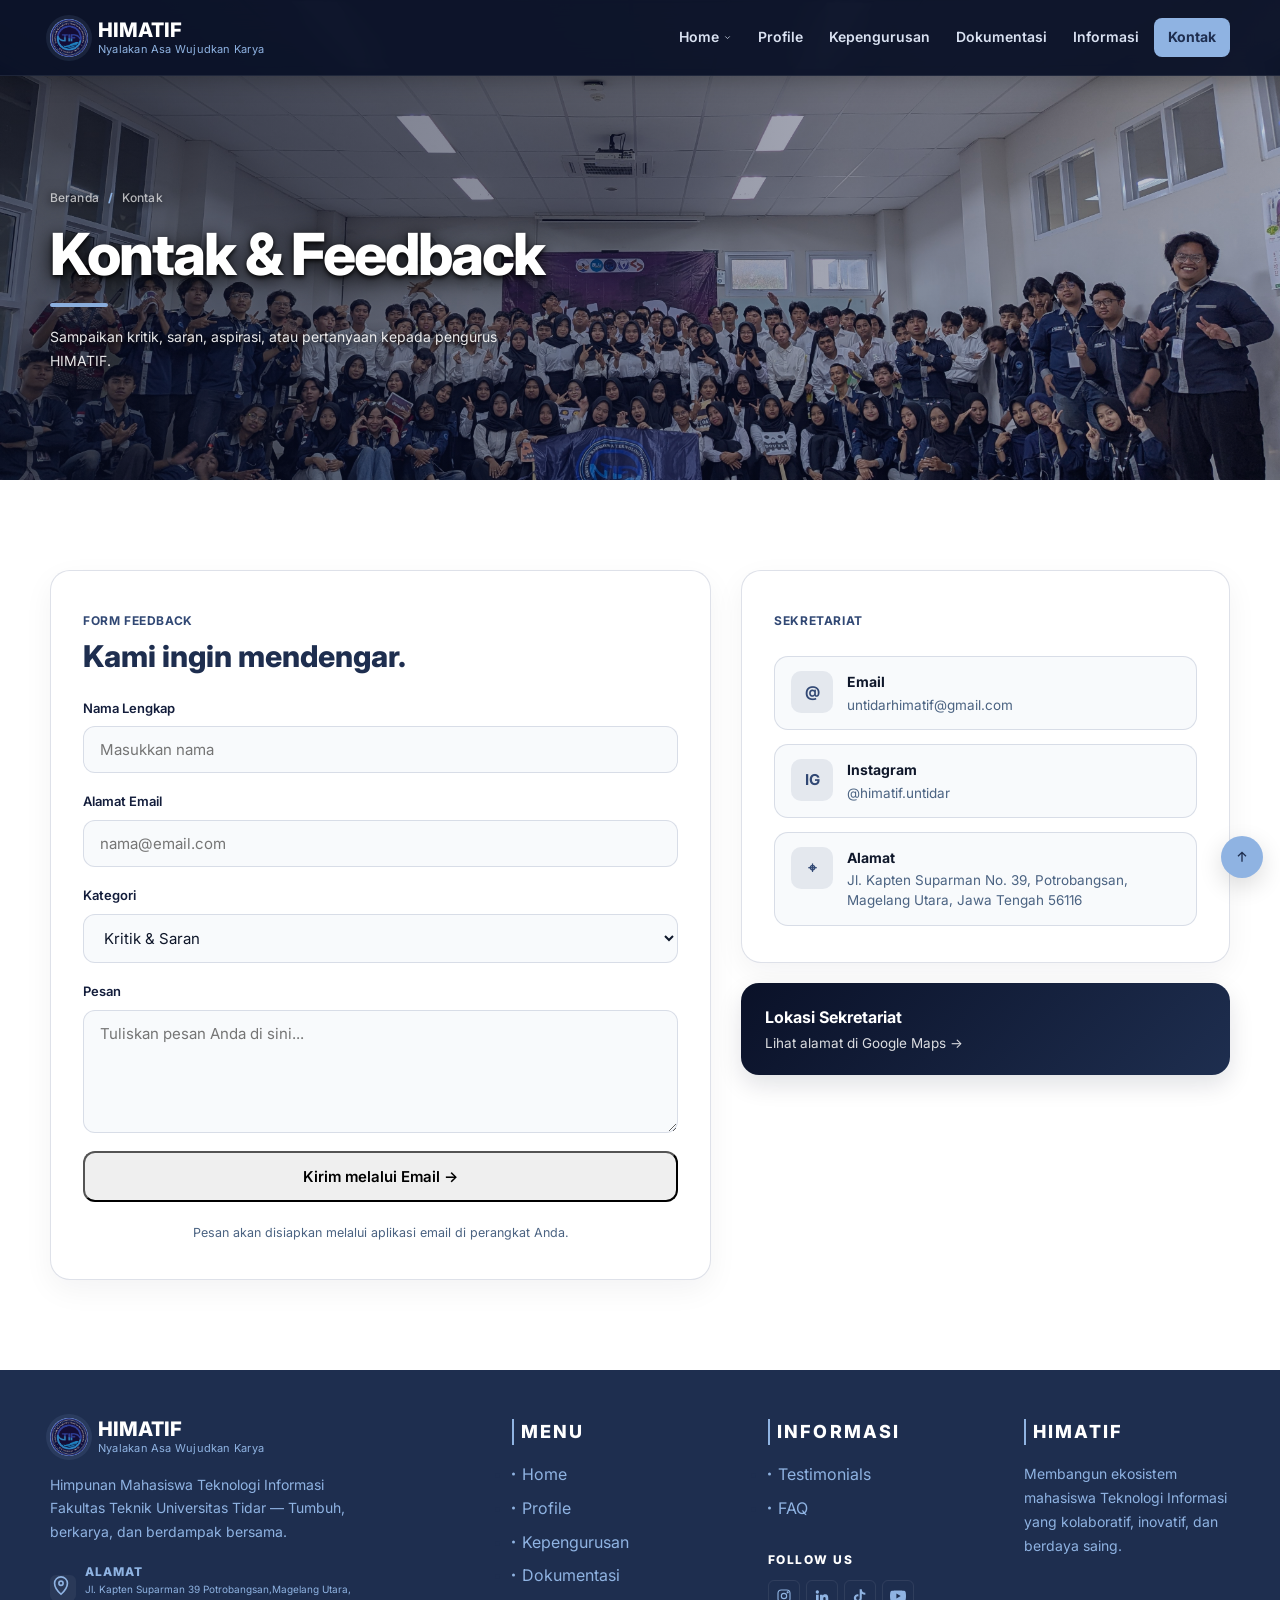
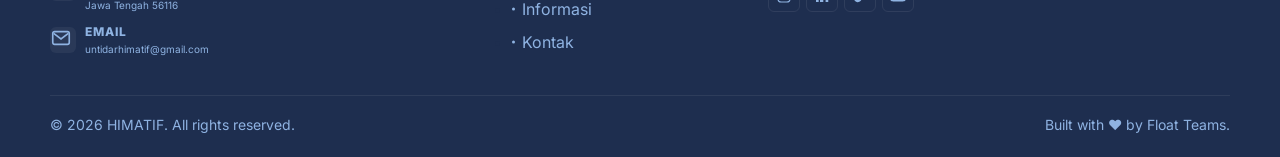
<file: kontak.html>
<!doctype html>
<html lang="id">

<head>
    <meta charset="utf-8">
    <meta name="viewport" content="width=device-width, initial-scale=1">
    <title>Kontak — HIMATIF</title>
    <link rel="preconnect" href="https://fonts.googleapis.com" />
    <link rel="preconnect" href="https://fonts.gstatic.com" crossorigin />
    <link
      href="https://fonts.googleapis.com/css2?family=DM+Sans:wght@400;500;600;700&family=Inter:wght@400;500;600;700;800&family=Playfair+Display:ital,wght@1,600;1,700&display=swap"
      rel="stylesheet"
    />
    <link rel="stylesheet" href="style aku.css">
    <style>
      /* =========================================================
         RESPONSIVE & MOBILE STYLING UNTUK HALAMAN KONTAK
      ========================================================== */
      .contact-grid {
        display: grid;
        grid-template-columns: 1.15fr 0.85fr;
        gap: 30px;
        align-items: start;
      }

      .contact-box {
        padding: 36px 32px;
        border: 1px solid var(--line, #e2e8f0);
        border-radius: 20px;
        background: #ffffff;
        box-shadow: 0 10px 30px rgba(10, 17, 40, 0.05);
        box-sizing: border-box;
      }

      .contact-box .eyebrow {
        display: inline-block;
        margin-bottom: 8px;
        font-weight: 700;
        letter-spacing: 0.05em;
        text-transform: uppercase;
        font-size: 12px;
        color: #314874;
      }

      .contact-box .title {
        margin-bottom: 22px;
        line-height: 1.25;
      }

      .fake-form {
        display: grid;
        gap: 18px;
      }

      .fake-form label {
        display: flex;
        flex-direction: column;
        gap: 8px;
        font-size: 13px;
        font-weight: 600;
        color: #131d3b;
      }

      .fake-form input,
      .fake-form select,
      .fake-form textarea {
        width: 100% !important;
        box-sizing: border-box !important;
        padding: 13px 16px !important;
        font-size: 15px;
        font-family: inherit;
        border: 1px solid var(--line, #e2e8f0) !important;
        border-radius: 12px !important;
        background: #f8fafc;
        color: #0f172a;
        outline: none;
        transition: border-color 0.2s, background-color 0.2s, box-shadow 0.2s;
      }

      .fake-form input:focus,
      .fake-form select:focus,
      .fake-form textarea:focus {
        border-color: #314874 !important;
        background: #ffffff;
        box-shadow: 0 0 0 3px rgba(49, 72, 116, 0.15);
      }

      .fake-form button.btn {
        width: 100%;
        padding: 14px 24px;
        font-size: 15px;
        font-weight: 600;
        border-radius: 12px;
        cursor: pointer;
        display: inline-flex;
        justify-content: center;
        align-items: center;
        gap: 8px;
        box-sizing: border-box;
      }

      .form-note {
        font-size: 12.5px;
        line-height: 1.5;
        color: var(--muted, #64748b);
        margin-top: 4px;
        text-align: center;
      }

      .contact-list {
        display: grid;
        gap: 14px;
        margin-top: 18px;
      }

      .contact-box .contact-item {
        display: flex;
        align-items: flex-start;
        gap: 14px;
        padding: 14px 16px;
        border-radius: 14px;
        background: #f8fafc;
        border: 1px solid var(--line, #e2e8f0);
        box-sizing: border-box;
        transition: transform 0.2s ease, background 0.2s ease, border-color 0.2s ease;
      }

      .contact-box .contact-item:hover {
        background: #f1f5f9;
        border-color: rgba(49, 72, 116, 0.25);
        transform: translateY(-2px);
      }

      .contact-box .info-icon {
        width: 42px;
        height: 42px;
        margin-bottom: 0 !important;
        flex-shrink: 0;
        border-radius: 10px;
        background: rgba(49, 72, 116, 0.1);
        color: #314874;
        display: flex;
        align-items: center;
        justify-content: center;
        font-weight: 700;
        font-size: 15px;
      }

      .contact-box .contact-item b {
        display: block;
        font-size: 14px;
        color: #0f172a;
        margin-bottom: 2px;
      }

      .contact-box .contact-item span {
        display: block;
        font-size: 13.5px;
        color: var(--muted, #64748b);
        line-height: 1.45;
        word-break: break-word;
      }

      .map {
        margin-top: 20px;
        display: block;
        text-decoration: none;
        background: linear-gradient(135deg, #0A1128 0%, #1e2e4f 100%);
        color: #ffffff !important;
        padding: 22px 24px;
        border-radius: 18px;
        box-shadow: 0 10px 25px rgba(10, 17, 40, 0.12);
        box-sizing: border-box;
        transition: transform 0.25s ease, box-shadow 0.25s ease;
      }

      .map:hover {
        transform: translateY(-3px);
        box-shadow: 0 14px 32px rgba(10, 17, 40, 0.22);
      }

      .map strong {
        display: block;
        font-size: 16px;
        color: #ffffff;
        margin-bottom: 4px;
      }

      .map span,
      .map div {
        color: rgba(255, 255, 255, 0.85);
        font-size: 13.5px;
        line-height: 1.5;
      }

      /* =========================================================
         MEDIA QUERY: TABLET & LAPTOP KECIL (<= 900px)
      ========================================================== */
      @media (max-width: 900px) {
        .contact-grid {
          grid-template-columns: 1fr;
          gap: 24px;
        }

        .page-hero-photo {
          min-height: 380px;
        }
      }

      /* =========================================================
         MEDIA QUERY: SMARTPHONE (<= 600px)
      ========================================================== */
      @media (max-width: 600px) {
        .page-hero-photo {
          min-height: 320px;
          padding-top: calc(var(--nav-height, 70px) + 20px);
          padding-bottom: 32px;
        }

        .page-hero .breadcrumbs {
          font-size: 12px;
          margin-bottom: 10px;
        }

        .page-hero .title {
          font-size: 26px !important;
          line-height: 1.25;
        }

        .page-hero .lead {
          font-size: 14px;
          line-height: 1.55;
        }

        .section {
          padding: 32px 0 44px;
        }

        .contact-box {
          padding: 22px 16px;
          border-radius: 16px;
        }

        .contact-box .title {
          font-size: 22px !important;
          margin-bottom: 18px;
        }

        .fake-form {
          gap: 14px;
        }

        .fake-form label {
          font-size: 12.5px;
        }

        /* 16px mencegah zooming otomatis di browser iPhone/Safari */
        .fake-form input,
        .fake-form select,
        .fake-form textarea {
          font-size: 16px !important;
          padding: 12px 14px !important;
        }

        .fake-form button.btn {
          padding: 13px 20px;
          font-size: 14.5px;
        }

        .contact-list {
          gap: 11px;
          margin-top: 14px;
        }

        .contact-box .contact-item {
          padding: 12px;
          gap: 11px;
          border-radius: 12px;
        }

        .contact-box .info-icon {
          width: 38px;
          height: 38px;
          font-size: 13.5px;
          border-radius: 8px;
        }

        .contact-box .contact-item b {
          font-size: 13.5px;
        }

        .contact-box .contact-item span {
          font-size: 12.5px;
        }

        .map {
          margin-top: 16px;
          padding: 18px 16px;
          border-radius: 14px;
        }

        .map strong {
          font-size: 15px;
        }

        .map span,
        .map div {
          font-size: 13px;
        }
      }

      /* =========================================================
         MEDIA QUERY: HP SANGAT KECIL (<= 380px)
      ========================================================== */
      @media (max-width: 380px) {
        .contact-box {
          padding: 18px 12px;
        }

        .contact-box .contact-item {
          padding: 10px;
          gap: 9px;
        }

        .contact-box .info-icon {
          width: 34px;
          height: 34px;
          font-size: 12px;
        }
      }
    </style>
</head>

<body id="top">

        <header class="navbar">
      <div class="container nav-inner">
        <a href="index.html" class="brand">
          <span class="brand-logo">
            <img
              src="assets/img/LOGO HIMATIF.png"
              alt="Logo HIMATIF"
              width="40"
              height="40"
            />
          </span>

          <span class="brand-text">
            <strong>HIMATIF</strong>
            <span>Nyalakan Asa Wujudkan Karya</span>
          </span>
        </a>

        <!-- MOBILE MENU CHECKBOX -->
        <input type="checkbox" class="mobile-toggle" id="mobile-menu" hidden />

        <label for="mobile-menu" class="hamburger" aria-label="Buka menu">
          <svg
            viewBox="0 0 24 24"
            fill="none"
            stroke="currentColor"
            stroke-width="2"
          >
            <path d="M4 7h16M4 12h16M4 17h16" />
          </svg>
        </label>

        <nav class="nav-menu">
          <div class="dropdown">
            <a href="index.html" class="nav-link">
              Home

              <svg
                viewBox="0 0 24 24"
                fill="none"
                stroke="currentColor"
                stroke-width="2"
              >
                <path d="m6 9 6 6 6-6" />
              </svg>
            </a>

            <div class="dropdown-menu">
              <a href="index.html#about">Tentang HIMATIF</a>
              <a href="index.html#programs">Programs</a>
              <a href="index.html#testimonials">Testimonials</a>
              <a href="index.html#faq">FAQ</a>
            </div>
          </div>

          <a href="profil.html" class="nav-link">Profile</a>
          <a href="kepengurusan.html" class="nav-link">Kepengurusan</a>
          <a href="dokumentasi.html" class="nav-link">Dokumentasi</a>
          <a href="informasi.html" class="nav-link">Informasi</a>
          <a href="kontak.html" class="nav-link contact active">Kontak</a>
        </nav>
      </div>
    </header>


    <section class="page-hero page-hero-photo" style="background-image: url('assets/img/HIMATIF Hero 01.jpg');">
        <div class="container page-hero-inner">
            <div class="page-hero-content">
                <div class="breadcrumbs">
                    Beranda <span>/</span> Kontak
                </div>

                <h1 class="title">
                    Kontak & Feedback
                </h1>

                <p class="lead">
                    Sampaikan kritik, saran, aspirasi, atau pertanyaan kepada pengurus HIMATIF.
                </p>
            </div>
        </div>
    </section>


    <section class="section">
        <div class="container contact-grid">

            <div class="contact-box">

                <span class="eyebrow">
                    Form Feedback
                </span>

                <h2 class="title" style="font-size: 30px;">
                    Kami ingin mendengar.
                </h2>


                <form class="fake-form" id="feedback-form">

                    <label>
                        Nama Lengkap
                        <input
                            type="text"
                            id="nama"
                            name="nama"
                            placeholder="Masukkan nama"
                            autocomplete="name"
                            required
                        >
                    </label>


                    <label>
                        Alamat Email
                        <input
                            type="email"
                            id="email"
                            name="email"
                            placeholder="nama@email.com"
                            autocomplete="email"
                            required
                        >
                    </label>


                    <label>
                        Kategori

                        <select
                            id="kategori"
                            name="kategori"
                        >
                            <option>Kritik & Saran</option>
                            <option>Aspirasi Mahasiswa</option>
                            <option>Kemitraan & Sponsor</option>
                            <option>Pertanyaan Umum</option>
                        </select>
                    </label>


                    <label>
                        Pesan

                        <textarea
                            id="pesan"
                            name="pesan"
                            placeholder="Tuliskan pesan Anda di sini..."
                            rows="5"
                            required
                        ></textarea>
                    </label>


                    <button class="btn" type="submit">
                        Kirim melalui Email &rarr;
                    </button>
                    <p class="form-note" id="form-note" aria-live="polite">
                        Pesan akan disiapkan melalui aplikasi email di perangkat Anda.
                    </p>

                </form>

            </div>


            <div>

                <div class="contact-box">

                    <span class="eyebrow">
                        Sekretariat
                    </span>


                    <div class="contact-list">

                        <div class="contact-item">
                            <div class="info-icon">@</div>

                            <div>
                                <b>Email</b>
                                <span>
                                    untidarhimatif@gmail.com
                                </span>
                            </div>
                        </div>


                        <div class="contact-item">
                            <div class="info-icon">IG</div>

                            <div>
                                <b>Instagram</b>
                                <span>
                                    @himatif.untidar
                                </span>
                            </div>
                        </div>


                        <div class="contact-item">
                            <div class="info-icon" aria-hidden="true">⌖</div>

                            <div>
                                <b>Alamat</b>
                                <span>
                                    Jl. Kapten Suparman No. 39, Potrobangsan, Magelang Utara, Jawa Tengah 56116
                                </span>
                            </div>
                        </div>

                    </div>

                </div>


                <a
                    class="map"
                    href="https://www.google.com/maps/search/?api=1&query=Jl.+Kapten+Suparman+No.+39+Potrobangsan+Magelang+Utara+Jawa+Tengah+56116"
                    target="_blank"
                    rel="noopener noreferrer"
                    aria-label="Buka lokasi sekretariat HIMATIF di Google Maps"
                >
                    <div>
                        <strong>Lokasi Sekretariat</strong>
                        <span>Lihat alamat di Google Maps &rarr;</span>
                    </div>
                </a>

            </div>

        </div>
    </section>


        <!-- =========================================================
         FOOTER
    ========================================================== -->

    <footer class="footer">
      <div class="container">
        <div class="footer-grid">
          <!-- Brand -->
          <div class="footer-brand">
            <a href="#top" class="brand">
              <!-- GANTI DENGAN LOGO ASLI -->
              <span class="brand-logo">
                <img src="assets/img/LOGO HIMATIF.png" alt="" />
              </span>

              <span class="brand-text">
                <strong>HIMATIF</strong>
                <span>Nyalakan Asa Wujudkan Karya</span>
              </span>
            </a>

            <p class="footer-description">
              Himpunan Mahasiswa Teknologi Informasi Fakultas Teknik Universitas
              Tidar — Tumbuh, berkarya, dan berdampak bersama.
            </p>

            <div class="footer-contact">
              <div class="contact-item">
                <span class="contact-icon">
                  <svg
                    viewBox="0 0 24 24"
                    fill="none"
                    stroke="currentColor"
                    stroke-width="1.8"
                  >
                    <path
                      d="M12 21s7-6.2 7-12A7 7 0 1 0 5 9c0 5.8 7 12 7 12Z"
                    />
                    <circle cx="12" cy="9" r="2.3" />
                  </svg>
                </span>

                <div>
                  <small>ALAMAT</small>
                  <span>
                    Jl. Kapten Suparman 39 Potrobangsan,Magelang Utara, Jawa
                    Tengah 56116
                  </span>
                </div>
              </div>

              <div class="contact-item">
                <span class="contact-icon">
                  <svg
                    viewBox="0 0 24 24"
                    fill="none"
                    stroke="currentColor"
                    stroke-width="1.8"
                  >
                    <rect x="3" y="5" width="18" height="14" rx="2" />
                    <path d="m4 7 8 6 8-6" />
                  </svg>
                </span>

                <div>
                  <small>EMAIL</small>
                  <span>untidarhimatif@gmail.com</span>
                </div>
              </div>
            </div>
          </div>

          <!-- Menu -->
          <div>
            <h3 class="footer-title">MENU</h3>

            <ul class="footer-links">
              <li><a href="index.html">Home</a></li>
              <li><a href="profil.html">Profile</a></li>
              <li><a href="kepengurusan.html">Kepengurusan</a></li>
              <li><a href="dokumentasi.html">Dokumentasi</a></li>
              <li><a href="informasi.html">Informasi</a></li>
              <li><a href="kontak.html">Kontak</a></li>
            </ul>
          </div>

          <!-- Informasi -->
          <div>
            <h3 class="footer-title">INFORMASI</h3>

            <ul class="footer-links">
              <li>
                <a href="index.html#testimonials"> Testimonials </a>
              </li>

              <li>
                <a href="index.html#faq"> FAQ </a>
              </li>
            </ul>

            <h4 class="footer-subtitle">FOLLOW US</h4>

            <div class="social-links">
              <a
                href="https://www.instagram.com/himatif.untidar/"
                class="social-link"
                aria-label="Instagram"
              >
                <svg
                  viewBox="0 0 24 24"
                  fill="none"
                  stroke="currentColor"
                  stroke-width="1.7"
                >
                  <rect x="3" y="3" width="18" height="18" rx="5" />
                  <circle cx="12" cy="12" r="4" />
                  <circle cx="17.5" cy="6.5" r=".8" fill="currentColor" />
                </svg>
              </a>

              <a
                href="https://www.linkedin.com/in/himatif-untidar/"
                class="social-link"
                aria-label="LinkedIn"
              >
                <svg viewBox="0 0 24 24" fill="currentColor">
                  <path
                    d="M5 3.5A2.5 2.5 0 1 1 5 8.5a2.5 2.5 0 0 1 0-5ZM3 10h4v11H3V10Zm6 0h3.8v1.5h.05c.53-1 1.83-2.05 3.77-2.05 4.03 0 4.78 2.65 4.78 6.1V21h-4v-4.83c0-1.15-.02-2.63-1.6-2.63-1.6 0-1.84 1.25-1.84 2.55V21H9V10Z"
                  />
                </svg>
              </a>

              <a
                href="https://www.tiktok.com/@untidarhimatif"
                class="social-link"
                aria-label="TikTok"
              >
                <svg viewBox="0 0 24 24" fill="currentColor" aria-hidden="true">
                  <path
                    d="M19.6 7.2a5.8 5.8 0 0 1-3.5-1.1A5.9 5.9 0 0 1 14.7 2h-3.2v13.3a2.7 2.7 0 1 1-1.9-2.6v-3.3a6 6 0 1 0 5.1 5.9V8.5a9 9 0 0 0 5.3 1.7V7a5.8 5.8 0 0 1-.4 0Z"
                  />
                </svg>
              </a>
              <a
                href="https://www.youtube.com/@HIMATIFUNTIDAR"
                class="social-link"
                aria-label="YouTube"
              >
                <svg viewBox="0 0 24 24" fill="currentColor" aria-hidden="true">
                  <path
                    d="M23.5 6.2a3 3 0 0 0-2.1-2.1C19.5 3.6 12 3.6 12 3.6s-7.5 0-9.4.5A3 3 0 0 0 .5 6.2 31.4 31.4 0 0 0 0 12a31.4 31.4 0 0 0 .5 5.8 3 3 0 0 0 2.1 2.1c1.9.5 9.4.5 9.4.5s7.5 0 9.4-.5a3 3 0 0 0 2.1-2.1A31.4 31.4 0 0 0 24 12a31.4 31.4 0 0 0-.5-5.8ZM9.6 15.7V8.3l6.5 3.7-6.5 3.7Z"
                  />
                </svg>
              </a>
            </div>
          </div>

          <!-- Additional column -->
          <div>
            <h3 class="footer-title">HIMATIF</h3>

            <p class="footer-description">
              Membangun ekosistem mahasiswa Teknologi Informasi yang
              kolaboratif, inovatif, dan berdaya saing.
            </p>
          </div>
        </div>

        <div class="footer-bottom">
          <span> © 2026 HIMATIF. All rights reserved. </span>

          <span> Built with ❤️ by Float Teams. </span>
        </div>
      </div>
    </footer>

    <!-- =========================================================
         BACK TO TOP
    ========================================================== -->

    <a href="#top" class="back-top" aria-label="Kembali ke atas">
      <svg
        viewBox="0 0 24 24"
        fill="none"
        stroke="currentColor"
        stroke-width="2"
      >
        <path d="M12 19V5M6 11l6-6 6 6" />
      </svg>
    </a>

    <script>
      document.getElementById("feedback-form").addEventListener("submit", function (event) {
        event.preventDefault();

        const nama = document.getElementById("nama").value.trim();
        const email = document.getElementById("email").value.trim();
        const kategori = document.getElementById("kategori").value;
        const pesan = document.getElementById("pesan").value.trim();

        const subject = encodeURIComponent("Feedback HIMATIF - " + kategori);
        const body = encodeURIComponent(
          "Nama: " + nama + "\n" +
          "Email: " + email + "\n" +
          "Kategori: " + kategori + "\n\n" +
          "Pesan:\n" + pesan
        );

        window.location.href = "mailto:untidarhimatif@gmail.com?subject=" + subject + "&body=" + body;
      });
    </script>
</body>
</html>
</file>
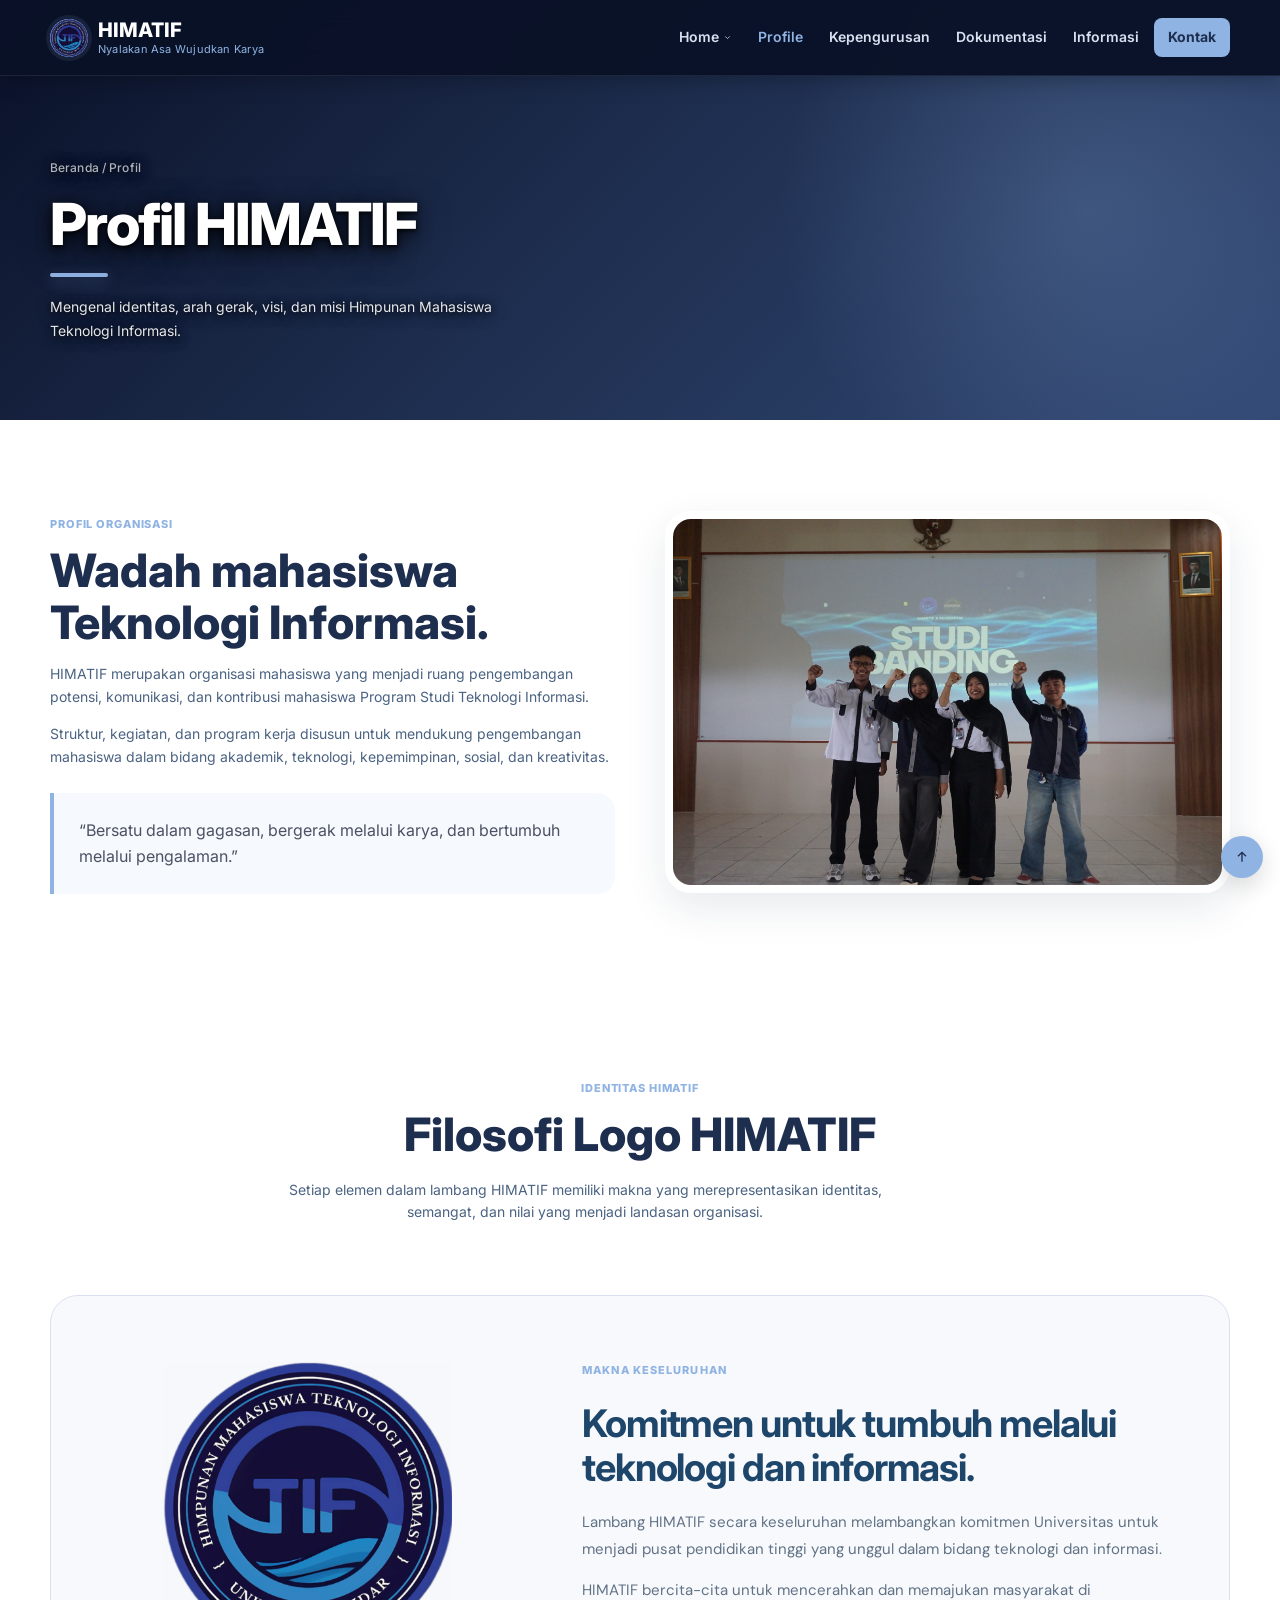
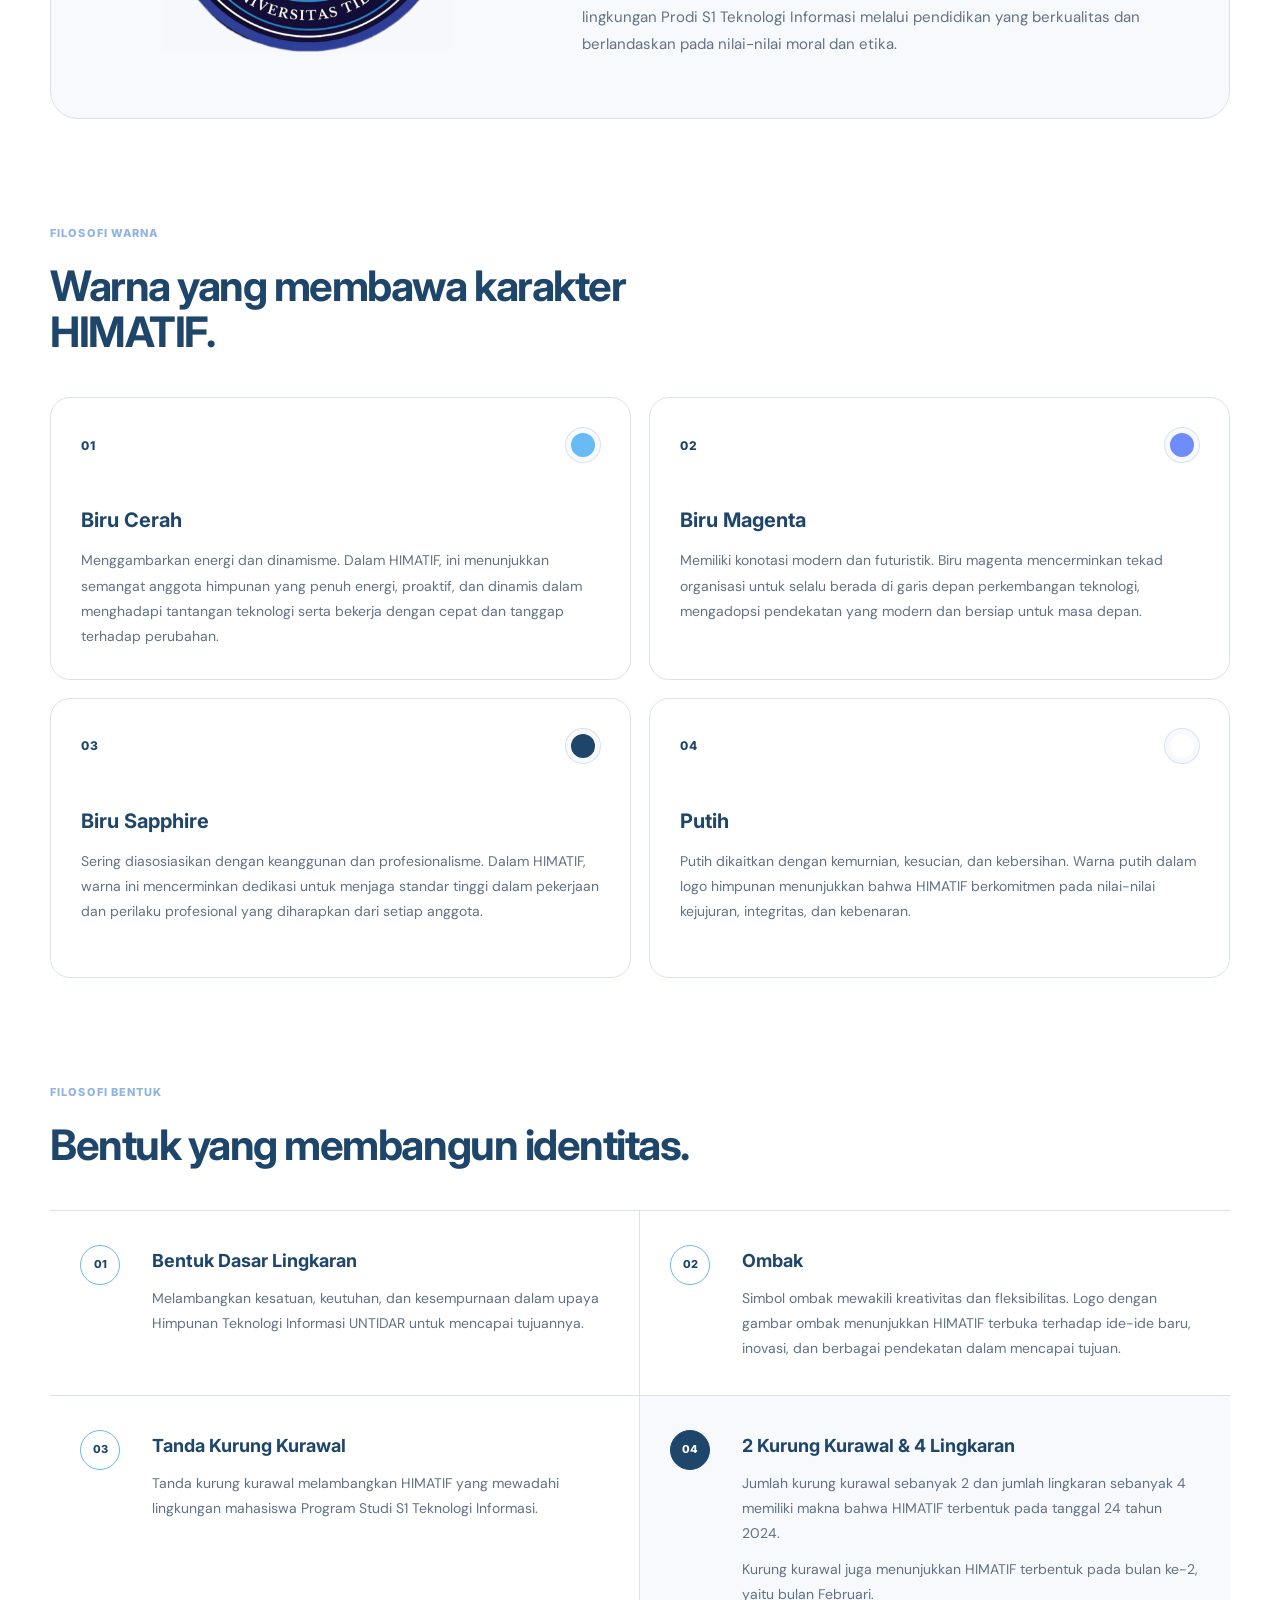
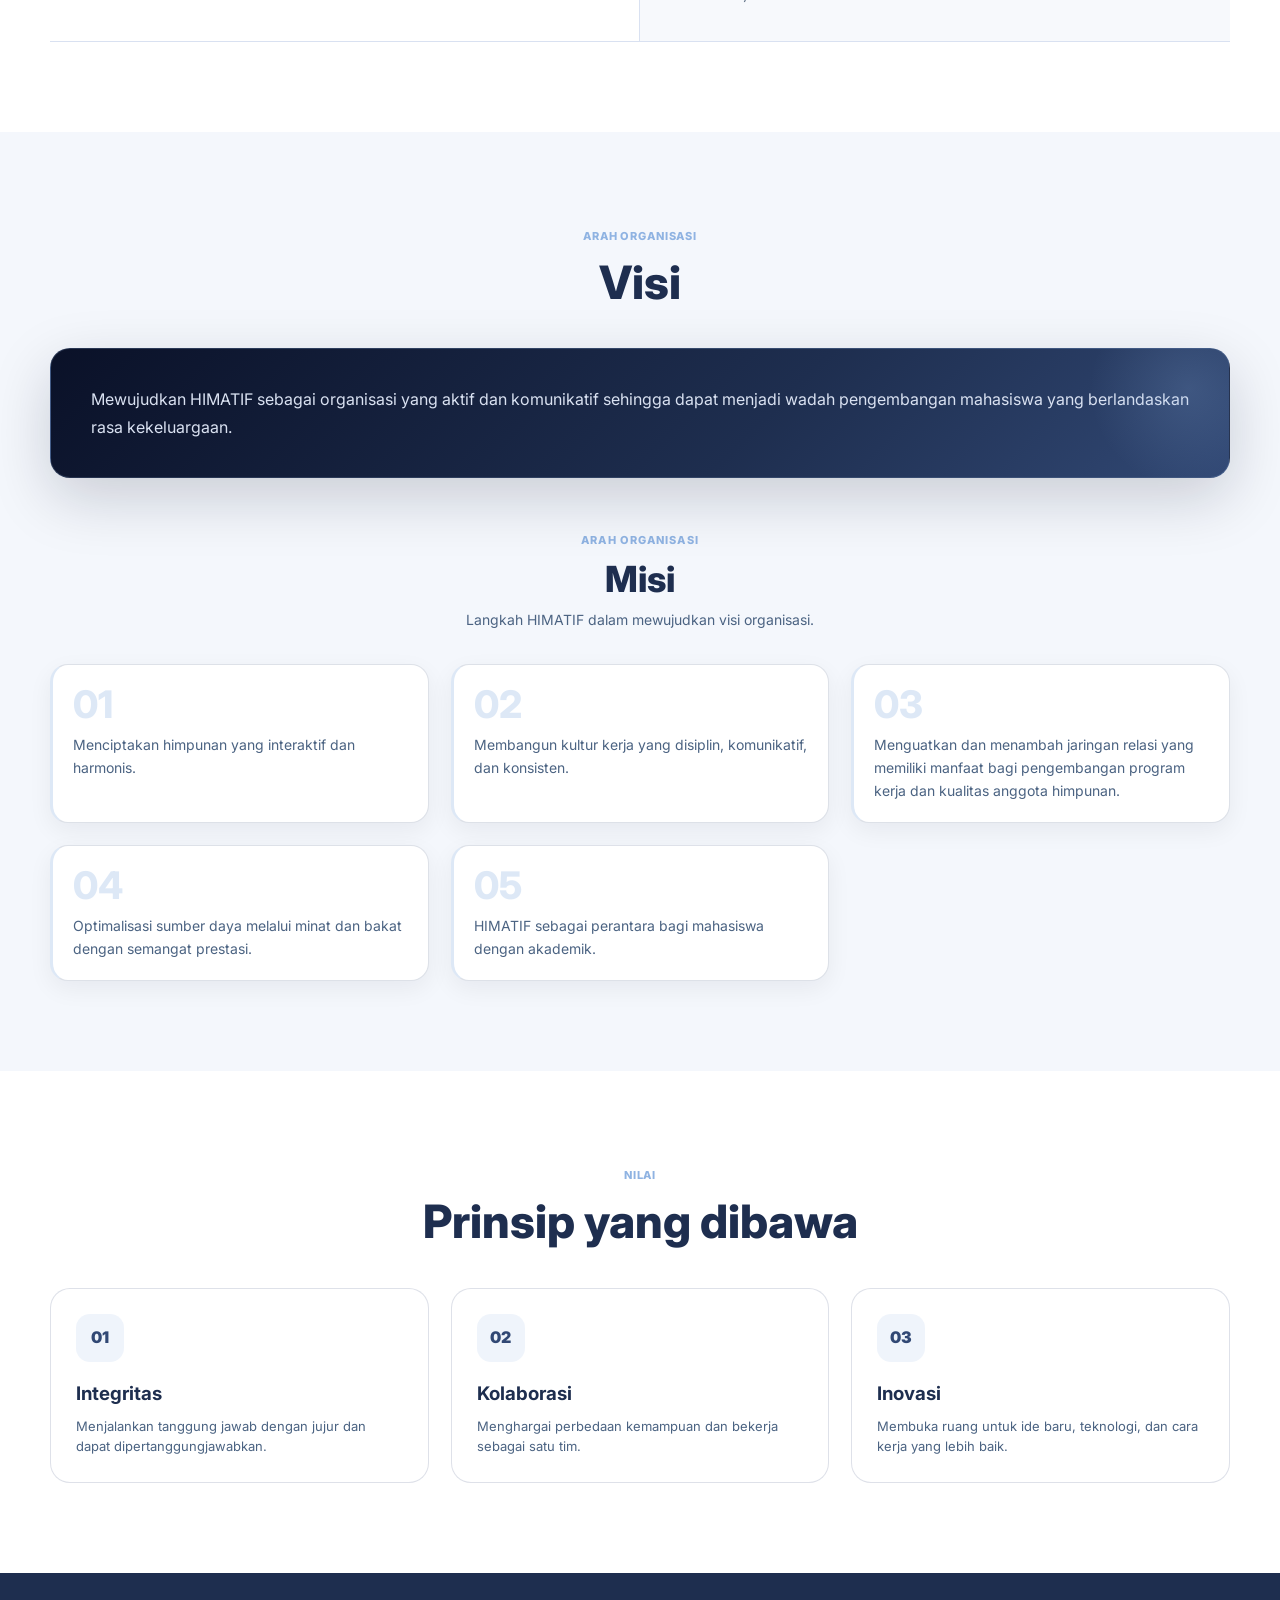
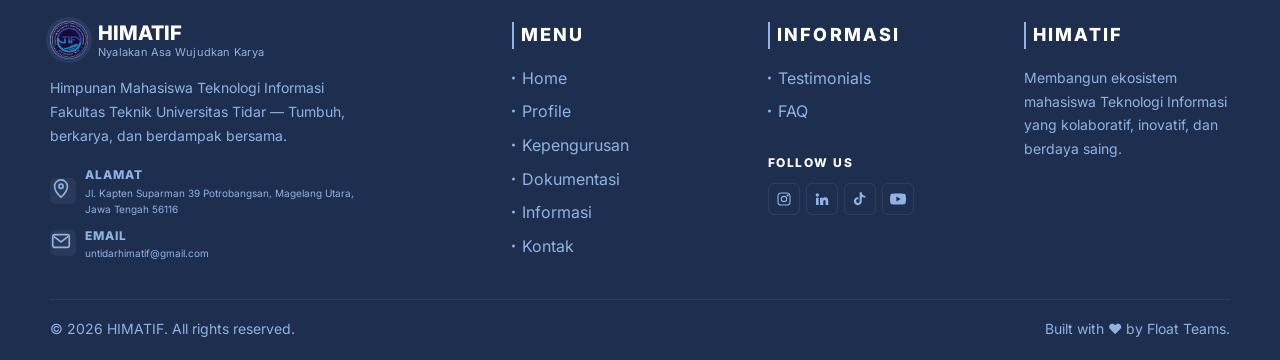
<file: profil.html>
<!doctype html>
<html lang="id">
  <head>
    <meta charset="utf-8" />
    <meta name="viewport" content="width=device-width, initial-scale=1" />
    <title>Profil — HIMATIF</title>
    <link rel="preconnect" href="https://fonts.googleapis.com" />
    <link rel="preconnect" href="https://fonts.gstatic.com" crossorigin />
    <link
      href="https://fonts.googleapis.com/css2?family=DM+Sans:wght@400;500;600;700&family=Inter:wght@400;500;600;700;800&family=Playfair+Display:ital,wght@1,600;1,700&display=swap"
      rel="stylesheet"
    />
    <link
      rel="icon"
      type="image/png"
      href="favicon.png"
      sizes="64x64"
    />
    <link rel="stylesheet" href="style aku.css" />
  </head>

  <body id="top">
    <header class="navbar">
      <div class="container nav-inner">
        <a href="index.html" class="brand">
          <span class="brand-logo">
            <img
              src="assets/img/LOGO HIMATIF.png"
              alt="Logo HIMATIF"
              width="40"
              height="40"
            />
          </span>

          <span class="brand-text">
            <strong>HIMATIF</strong>
            <span>Nyalakan Asa Wujudkan Karya</span>
          </span>
        </a>

        <!-- MOBILE MENU CHECKBOX -->
        <input type="checkbox" class="mobile-toggle" id="mobile-menu" hidden />

        <label for="mobile-menu" class="hamburger" aria-label="Buka menu">
          <svg
            viewBox="0 0 24 24"
            fill="none"
            stroke="currentColor"
            stroke-width="2"
          >
            <path d="M4 7h16M4 12h16M4 17h16" />
          </svg>
        </label>

        <nav class="nav-menu">
          <div class="dropdown">
            <a href="index.html" class="nav-link">
              Home
              <svg
                viewBox="0 0 24 24"
                fill="none"
                stroke="currentColor"
                stroke-width="2"
              >
                <path d="m6 9 6 6 6-6" />
              </svg>
            </a>

            <div class="dropdown-menu">
              <a href="index.html#about">Tentang HIMATIF</a>
              <a href="index.html#programs">Programs</a>
              <a href="index.html#testimonials">Testimonials</a>
              <a href="index.html#faq">FAQ</a>
            </div>
          </div>

          <a href="profil.html" class="nav-link active">Profile</a>
          <a href="kepengurusan.html" class="nav-link">Kepengurusan</a>
          <a href="dokumentasi.html" class="nav-link">Dokumentasi</a>
          <a href="informasi.html" class="nav-link">Informasi</a>
          <a href="kontak.html" class="nav-link contact">Kontak</a>
        </nav>
      </div>
    </header>

    <section class="page-hero">
      <div class="container">
        <div class="breadcrumbs">Beranda / Profil</div>

        <h1 class="title">Profil HIMATIF</h1>

        <p class="lead">
          Mengenal identitas, arah gerak, visi, dan misi Himpunan Mahasiswa
          Teknologi Informasi.
        </p>
      </div>
    </section>

    <section class="section">
      <div class="container split">
        <div>
          <span class="eyebrow"> Profil Organisasi </span>

          <h2 class="title">Wadah mahasiswa Teknologi Informasi.</h2>

          <p class="lead">
            HIMATIF merupakan organisasi mahasiswa yang menjadi ruang
            pengembangan potensi, komunikasi, dan kontribusi mahasiswa Program
            Studi Teknologi Informasi.
          </p>

          <p class="lead" style="margin-top: 15px">
            Struktur, kegiatan, dan program kerja disusun untuk mendukung
            pengembangan mahasiswa dalam bidang akademik, teknologi,
            kepemimpinan, sosial, dan kreativitas.
          </p>

          <div class="quote">
            “Bersatu dalam gagasan, bergerak melalui karya, dan bertumbuh
            melalui pengalaman.”
          </div>
        </div>

        <div class="visual-card">
          <img src="assets/gambar/Studi Banding.JPG" alt="Forum mahasiswa" />
        </div>
      </div>
    </section>

<!-- FILOSOFI LOGO -->
<section class="section logo-philosophy">
    <div class="container">

        <div class="section-head philosophy-head">
            <span class="eyebrow">
                Identitas HIMATIF
            </span>

            <h2 class="title">
                Filosofi Logo HIMATIF
            </h2>

            <p class="lead">
                Setiap elemen dalam lambang HIMATIF memiliki makna yang
                merepresentasikan identitas, semangat, dan nilai yang
                menjadi landasan organisasi.
            </p>
        </div>


        <!-- FILOSOFI KESELURUHAN -->
        <div class="philosophy-intro">

            <div class="philosophy-intro-logo">
                <img
                    src="assets/img/LOGO HIMATIF.png"
                    alt="Lambang HIMATIF"
                >
            </div>

            <div class="philosophy-intro-content">
                <span class="section-kicker">
                    Makna Keseluruhan
                </span>

                <h3>
                    Komitmen untuk tumbuh melalui teknologi dan informasi.
                </h3>

                <p>
                    Lambang HIMATIF secara keseluruhan melambangkan komitmen
                    Universitas untuk menjadi pusat pendidikan tinggi yang
                    unggul dalam bidang teknologi dan informasi.
                </p>

                <p>
                    HIMATIF bercita-cita untuk mencerahkan dan memajukan
                    masyarakat di lingkungan Prodi S1 Teknologi Informasi
                    melalui pendidikan yang berkualitas dan berlandaskan
                    pada nilai-nilai moral dan etika.
                </p>
            </div>

        </div>


        <!-- FILOSOFI WARNA -->
        <div class="philosophy-group">

            <div class="philosophy-group-head">
                <span class="section-kicker">
                    Filosofi Warna
                </span>

                <h3>
                    Warna yang membawa karakter HIMATIF.
                </h3>
            </div>


            <div class="philosophy-grid">

                <article class="philosophy-card color-bright-blue">
                    <div class="philosophy-card-top">
                        <span class="philosophy-number">01</span>
                        <span class="color-dot"></span>
                    </div>

                    <h4>Biru Cerah</h4>

                    <p>
                        Menggambarkan energi dan dinamisme. Dalam HIMATIF,
                        ini menunjukkan semangat anggota himpunan yang penuh
                        energi, proaktif, dan dinamis dalam menghadapi
                        tantangan teknologi serta bekerja dengan cepat dan
                        tanggap terhadap perubahan.
                    </p>
                </article>


                <article class="philosophy-card color-magenta-blue">
                    <div class="philosophy-card-top">
                        <span class="philosophy-number">02</span>
                        <span class="color-dot"></span>
                    </div>

                    <h4>Biru Magenta</h4>

                    <p>
                        Memiliki konotasi modern dan futuristik. Biru magenta
                        mencerminkan tekad organisasi untuk selalu berada di
                        garis depan perkembangan teknologi, mengadopsi
                        pendekatan yang modern dan bersiap untuk masa depan.
                    </p>
                </article>


                <article class="philosophy-card color-sapphire">
                    <div class="philosophy-card-top">
                        <span class="philosophy-number">03</span>
                        <span class="color-dot"></span>
                    </div>

                    <h4>Biru Sapphire</h4>

                    <p>
                        Sering diasosiasikan dengan keanggunan dan
                        profesionalisme. Dalam HIMATIF, warna ini
                        mencerminkan dedikasi untuk menjaga standar tinggi
                        dalam pekerjaan dan perilaku profesional yang
                        diharapkan dari setiap anggota.
                    </p>
                </article>


                <article class="philosophy-card color-white">
                    <div class="philosophy-card-top">
                        <span class="philosophy-number">04</span>
                        <span class="color-dot"></span>
                    </div>

                    <h4>Putih</h4>

                    <p>
                        Putih dikaitkan dengan kemurnian, kesucian, dan
                        kebersihan. Warna putih dalam logo himpunan
                        menunjukkan bahwa HIMATIF berkomitmen pada
                        nilai-nilai kejujuran, integritas, dan kebenaran.
                    </p>
                </article>

            </div>

        </div>


        <!-- FILOSOFI BENTUK -->
        <div class="philosophy-group shape-group">

            <div class="philosophy-group-head">
                <span class="section-kicker">
                    Filosofi Bentuk
                </span>

                <h3>
                    Bentuk yang membangun identitas.
                </h3>
            </div>


            <div class="shape-philosophy">

                <article class="shape-item">
                    <div class="shape-number">01</div>

                    <div class="shape-content">
                        <h4>Bentuk Dasar Lingkaran</h4>

                        <p>
                            Melambangkan kesatuan, keutuhan, dan kesempurnaan
                            dalam upaya Himpunan Teknologi Informasi UNTIDAR
                            untuk mencapai tujuannya.
                        </p>
                    </div>
                </article>


                <article class="shape-item">
                    <div class="shape-number">02</div>

                    <div class="shape-content">
                        <h4>Ombak</h4>

                        <p>
                            Simbol ombak mewakili kreativitas dan fleksibilitas.
                            Logo dengan gambar ombak menunjukkan HIMATIF
                            terbuka terhadap ide-ide baru, inovasi, dan
                            berbagai pendekatan dalam mencapai tujuan.
                        </p>
                    </div>
                </article>


                <article class="shape-item">
                    <div class="shape-number">03</div>

                    <div class="shape-content">
                        <h4>Tanda Kurung Kurawal</h4>

                        <p>
                            Tanda kurung kurawal melambangkan HIMATIF yang
                            mewadahi lingkungan mahasiswa Program Studi
                            S1 Teknologi Informasi.
                        </p>
                    </div>
                </article>


                <article class="shape-item highlight">
                    <div class="shape-number">04</div>

                    <div class="shape-content">
                        <h4>2 Kurung Kurawal & 4 Lingkaran</h4>

                        <p>
                            Jumlah kurung kurawal sebanyak 2 dan jumlah
                            lingkaran sebanyak 4 memiliki makna bahwa HIMATIF
                            terbentuk pada tanggal 24 tahun 2024.
                        </p>

                        <p>
                            Kurung kurawal juga menunjukkan HIMATIF terbentuk
                            pada bulan ke-2, yaitu bulan Februari.
                        </p>
                    </div>
                </article>

            </div>

        </div>

    </div>
</section>

    <section class="section alt">
      <div class="container">
        <div class="section-head">
          <span class="eyebrow"> Arah Organisasi </span>

          <h2 class="title">Visi</h2>
        </div>

        <!-- VISION CARD -->
        <div class="vision-card">
          <div class="vision-content">
            <p class="vision-text">
              Mewujudkan HIMATIF sebagai organisasi yang aktif dan komunikatif
              sehingga dapat menjadi wadah pengembangan mahasiswa yang
              berlandaskan rasa kekeluargaan.
            </p>
          </div>
        </div>

        <!-- MISSION SECTION -->
        <div class="mission-section">
          <div class="mission-heading">
            <span class="section-kicker">ARAH ORGANISASI</span>
            <h3>Misi</h3>
            <p>Langkah HIMATIF dalam mewujudkan visi organisasi.</p>
          </div>
          <div class="cards mission-grid">
            <article class="card">
              <div class="card-body">
                <div class="mission-number">01</div>
                <p>Menciptakan himpunan yang interaktif dan harmonis.</p>
              </div>
            </article>

            <article class="card">
              <div class="card-body">
                <div class="mission-number">02</div>
                <p>
                  Membangun kultur kerja yang disiplin, komunikatif, dan
                  konsisten.
                </p>
              </div>
            </article>

            <article class="card">
              <div class="card-body">
                <div class="mission-number">03</div>
                <p>
                  Menguatkan dan menambah jaringan relasi yang memiliki manfaat
                  bagi pengembangan program kerja dan kualitas anggota himpunan.
                </p>
              </div>
            </article>

            <article class="card">
              <div class="card-body">
                <div class="mission-number">04</div>
                <p>
                  Optimalisasi sumber daya melalui minat dan bakat dengan
                  semangat prestasi.
                </p>
              </div>
            </article>

            <article class="card">
              <div class="card-body">
                <div class="mission-number">05</div>
                <p>HIMATIF sebagai perantara bagi mahasiswa dengan akademik.</p>
              </div>
            </article>
          </div>
        </div>
      </div>
    </section>

    <section class="section">
      <div class="container">
        <div class="section-head">
          <span class="eyebrow"> Nilai </span>

          <h2 class="title">Prinsip yang dibawa</h2>
        </div>

        <div class="info-grid">
          <article class="info-card">
            <div class="info-icon">01</div>
            <h3>Integritas</h3>
            <p>
              Menjalankan tanggung jawab dengan jujur dan dapat
              dipertanggungjawabkan.
            </p>
          </article>

          <article class="info-card">
            <div class="info-icon">02</div>
            <h3>Kolaborasi</h3>
            <p>Menghargai perbedaan kemampuan dan bekerja sebagai satu tim.</p>
          </article>

          <article class="info-card">
            <div class="info-icon">03</div>
            <h3>Inovasi</h3>
            <p>
              Membuka ruang untuk ide baru, teknologi, dan cara kerja yang lebih
              baik.
            </p>
          </article>
        </div>
      </div>
    </section>

    <!-- FOOTER -->
    <footer class="footer">
      <div class="container">
        <div class="footer-grid">
          <!-- Brand -->
          <div class="footer-brand">
            <a href="#top" class="brand">
              <span class="brand-logo">
                <img src="assets/img/LOGO HIMATIF.png" alt="Logo HIMATIF" />
              </span>

              <span class="brand-text">
                <strong>HIMATIF</strong>
                <span>Nyalakan Asa Wujudkan Karya</span>
              </span>
            </a>

            <p class="footer-description">
              Himpunan Mahasiswa Teknologi Informasi Fakultas Teknik Universitas
              Tidar — Tumbuh, berkarya, dan berdampak bersama.
            </p>

            <div class="footer-contact">
              <div class="contact-item">
                <span class="contact-icon">
                  <svg
                    viewBox="0 0 24 24"
                    fill="none"
                    stroke="currentColor"
                    stroke-width="1.8"
                  >
                    <path
                      d="M12 21s7-6.2 7-12A7 7 0 1 0 5 9c0 5.8 7 12 7 12Z"
                    />
                    <circle cx="12" cy="9" r="2.3" />
                  </svg>
                </span>

                <div>
                  <small>ALAMAT</small>
                  <span>
                    Jl. Kapten Suparman 39 Potrobangsan, Magelang Utara, Jawa
                    Tengah 56116
                  </span>
                </div>
              </div>

              <div class="contact-item">
                <span class="contact-icon">
                  <svg
                    viewBox="0 0 24 24"
                    fill="none"
                    stroke="currentColor"
                    stroke-width="1.8"
                  >
                    <rect x="3" y="5" width="18" height="14" rx="2" />
                    <path d="m4 7 8 6 8-6" />
                  </svg>
                </span>

                <div>
                  <small>EMAIL</small>
                  <span>untidarhimatif@gmail.com</span>
                </div>
              </div>
            </div>
          </div>

          <!-- Menu -->
          <div>
            <h3 class="footer-title">MENU</h3>

            <ul class="footer-links">
              <li><a href="index.html">Home</a></li>
              <li><a href="profil.html">Profile</a></li>
              <li><a href="kepengurusan.html">Kepengurusan</a></li>
              <li><a href="dokumentasi.html">Dokumentasi</a></li>
              <li><a href="informasi.html">Informasi</a></li>
              <li><a href="kontak.html">Kontak</a></li>
            </ul>
          </div>

          <!-- Informasi -->
          <div>
            <h3 class="footer-title">INFORMASI</h3>

            <ul class="footer-links">
              <li>
                <a href="index.html#testimonials"> Testimonials </a>
              </li>

              <li>
                <a href="index.html#faq"> FAQ </a>
              </li>
            </ul>

            <h4 class="footer-subtitle">FOLLOW US</h4>

            <div class="social-links">
              <a
                href="https://www.instagram.com/himatif.untidar/"
                class="social-link"
                aria-label="Instagram"
              >
                <svg
                  viewBox="0 0 24 24"
                  fill="none"
                  stroke="currentColor"
                  stroke-width="1.7"
                >
                  <rect x="3" y="3" width="18" height="18" rx="5" />
                  <circle cx="12" cy="12" r="4" />
                  <circle cx="17.5" cy="6.5" r=".8" fill="currentColor" />
                </svg>
              </a>

              <a
                href="https://www.linkedin.com/in/himatif-untidar/"
                class="social-link"
                aria-label="LinkedIn"
              >
                <svg viewBox="0 0 24 24" fill="currentColor">
                  <path
                    d="M5 3.5A2.5 2.5 0 1 1 5 8.5a2.5 2.5 0 0 1 0-5ZM3 10h4v11H3V10Zm6 0h3.8v1.5h.05c.53-1 1.83-2.05 3.77-2.05 4.03 0 4.78 2.65 4.78 6.1V21h-4v-4.83c0-1.15-.02-2.63-1.6-2.63-1.6 0-1.84 1.25-1.84 2.55V21H9V10Z"
                  />
                </svg>
              </a>

              <a
                href="https://www.tiktok.com/@untidarhimatif"
                class="social-link"
                aria-label="TikTok"
              >
                <svg viewBox="0 0 24 24" fill="currentColor" aria-hidden="true">
                  <path
                    d="M19.6 7.2a5.8 5.8 0 0 1-3.5-1.1A5.9 5.9 0 0 1 14.7 2h-3.2v13.3a2.7 2.7 0 1 1-1.9-2.6v-3.3a6 6 0 1 0 5.1 5.9V8.5a9 9 0 0 0 5.3 1.7V7a5.8 5.8 0 0 1-.4 0Z"
                  />
                </svg>
              </a>
              <a
                href="https://www.youtube.com/@HIMATIFUNTIDAR"
                class="social-link"
                aria-label="YouTube"
              >
                <svg viewBox="0 0 24 24" fill="currentColor" aria-hidden="true">
                  <path
                    d="M23.5 6.2a3 3 0 0 0-2.1-2.1C19.5 3.6 12 3.6 12 3.6s-7.5 0-9.4.5A3 3 0 0 0 .5 6.2 31.4 31.4 0 0 0 0 12a31.4 31.4 0 0 0 .5 5.8 3 3 0 0 0 2.1 2.1c1.9.5 9.4.5 9.4.5s7.5 0 9.4-.5a3 3 0 0 0 2.1-2.1A31.4 31.4 0 0 0 24 12a31.4 31.4 0 0 0-.5-5.8ZM9.6 15.7V8.3l6.5 3.7-6.5 3.7Z"
                  />
                </svg>
              </a>
            </div>
          </div>

          <!-- Additional column -->
          <div>
            <h3 class="footer-title">HIMATIF</h3>

            <p class="footer-description">
              Membangun ekosistem mahasiswa Teknologi Informasi yang
              kolaboratif, inovatif, dan berdaya saing.
            </p>
          </div>
        </div>

        <div class="footer-bottom">
          <span> © 2026 HIMATIF. All rights reserved. </span>

          <span> Built with ❤️ by Float Teams. </span>
        </div>
      </div>
    </footer>

    <!-- BACK TO TOP -->
    <a href="#top" class="back-top" aria-label="Kembali ke atas">
      <svg
        viewBox="0 0 24 24"
        fill="none"
        stroke="currentColor"
        stroke-width="2"
      >
        <path d="M12 19V5M6 11l6-6 6 6" />
      </svg>
    </a>
  </body>
</html>
</file>
<file: style aku.css>
@import url("https://fonts.googleapis.com/css2?family=DM+Sans:wght@400;500;600;700&family=Inter:wght@400;500;600;700;800&family=Playfair+Display:ital,wght@1,600;1,700&display=swap");

/* =====================================================
   ROOT
===================================================== */

:root {
  /* Style.css core tokens */
  --navy-950: #1e2e4f;
  --navy-900: #1e2e4f;
  --navy-850: #314874;
  --navy-800: #314874;

  --teal-900: #1e2e4f;
  --teal-800: #314874;
  --teal-700: #314874;
  --teal-600: #8fb3e2;

  --amber: #8fb3e2;
  --amber-light: #d9e1f1;
  --amber-dark: #314874;

  /* Theme colors */
  --navy: #1e2e4f;
  --blue: #314874;
  --blue-light: #8fb3e2;
  --cyan: #8fb3e2;

  --white: #ffffff;
  --text: #1e2e4f;
  --text-dark: #0f172a;
  --muted: #4b6382;
  --muted-2: #8fb3e2;

  --bg: #ffffff;

  --line: rgba(49, 72, 116, 0.16);

  --border: rgba(255, 255, 255, 0.09);
  --glass: rgba(255, 255, 255, 0.045);
  --glass-strong: rgba(255, 255, 255, 0.075);

  --radius-sm: 8px;
  --radius-md: 14px;
  --radius-lg: 20px;
  --radius-xl: 28px;

  --shadow-sm: 0 8px 24px rgba(0, 0, 0, 0.14);
  --shadow-md: 0 18px 50px rgba(0, 0, 0, 0.2);
  --shadow-lg: 0 30px 80px rgba(0, 0, 0, 0.28);
  --shadow: 0 15px 40px rgba(30, 46, 79, 0.1);

  /* CONTAINER SAMA PERSIS DENGAN INDEX.HTML (1180px) */
  --container: 1180px;
  --nav-height: 76px;
  --transition: 250ms ease;
}

/* =====================================================
   RESET & TYPOGRAPHY (Identik dengan index.html / style.css)
===================================================== */

*,
*::before,
*::after {
  margin: 0;
  padding: 0;
  box-sizing: border-box;
}

html {
  scroll-behavior: smooth;
  scroll-padding-top: 90px;
}

body {
  min-width: 320px;
  font-family: "Inter", sans-serif;
  background: var(--bg);
  color: var(--text);
  line-height: 1.6;
  overflow-x: hidden;
}

img {
  width: 100%;
  display: block;
  object-fit: cover;
}

a {
  text-decoration: none;
  color: inherit;
}

button,
input,
textarea {
  font-family: inherit;
}

.container {
  width: min(var(--container), calc(100% - 48px));
  margin-inline: auto;
}

/* =========================================================
   NAVBAR (Identik 100% dengan index.html & style.css)
========================================================== */

.navbar {
  position: fixed;
  top: 0;
  left: 0;
  right: 0;

  height: var(--nav-height);
  z-index: 1000;

  background: rgba(10, 17, 40, 0.95);

  backdrop-filter: blur(14px);
  -webkit-backdrop-filter: blur(14px);

  border-bottom: 1px solid rgba(255, 255, 255, 0.08);
  box-shadow: 0 4px 20px rgba(0, 0, 0, 0.25);
}

.nav-inner {
  height: 100%;
  display: flex;
  align-items: center;
  justify-content: space-between;
}

.brand {
  display: flex;
  align-items: center;
  gap: 10px;
  flex-shrink: 0;
}

.brand-logo {
  width: 38px;
  height: 38px;
  display: grid;
  place-items: center;
  border-radius: 50%;
  background: var(--amber);
  color: var(--navy-900);
  box-shadow: 0 0 0 4px rgba(143, 179, 226, 0.1);
  overflow: hidden;
}

.brand-logo svg {
  width: 22px;
  height: 22px;
}

.brand-logo img {
  width: 100%;
  height: 100%;
  object-fit: contain;
  border-radius: 50%;
}

.brand-text strong {
  display: block;
  color: #ffffff;
  font-size: 20px;
  line-height: 1.1;
  font-weight: 800;
}

.brand-text span {
  display: block;
  margin-top: 2px;
  color: var(--muted-2);
  font-size: 11px;
  line-height: 1.2;
  letter-spacing: 0.02em;
}

.nav-menu {
  display: flex;
  align-items: center;
  gap: 4px;
}

.nav-link {
  position: relative;
  display: flex;
  align-items: center;
  gap: 4px;

  padding: 10px 11px;

  color: #d9e1f1;
  font-size: 14px;
  font-weight: 600;

  transition: color var(--transition);
}

.nav-link:hover,
.nav-link.active {
  color: var(--amber);
}

.nav-link.contact {
  background: var(--amber);
  color: var(--navy-950);
  border-radius: 8px;
  padding: 8px 14px;
  font-weight: 700;
  transition:
    background var(--transition),
    color var(--transition),
    transform var(--transition);
}

.nav-link.contact:hover {
  background: var(--amber-light);
  color: var(--navy-950);
  transform: translateY(-1px);
}

.nav-link svg {
  width: 9px;
  height: 9px;
}

.dropdown {
  position: relative;
}

.dropdown-menu {
  position: absolute;
  top: calc(100% + 10px);
  left: 0;

  min-width: 145px;
  padding: 8px;

  opacity: 0;
  visibility: hidden;
  transform: translateY(5px);

  background: var(--navy-850);
  border: 1px solid var(--border);
  border-radius: 12px;
  box-shadow: var(--shadow-md);

  transition:
    opacity var(--transition),
    visibility var(--transition),
    transform var(--transition);
  z-index: 1010;
}

.dropdown:hover .dropdown-menu,
.dropdown:focus-within .dropdown-menu {
  opacity: 1;
  visibility: visible;
  transform: translateY(0);
}

.dropdown-menu a {
  display: block;
  padding: 8px 10px;
  color: var(--muted-2);
  font-size: 10px;
  border-radius: 7px;
}

.dropdown-menu a:hover {
  color: var(--amber);
  background: var(--glass);
}

.mobile-toggle {
  display: none;
}

.hamburger {
  display: none;
  width: 38px;
  height: 38px;

  align-items: center;
  justify-content: center;

  border: 1px solid var(--border);
  border-radius: 9px;
  cursor: pointer;
  color: #ffffff;
}

.hamburger svg {
  width: 20px;
  height: 20px;
}

/* Fallback legacy site-header */
.site-header {
  position: sticky;
  top: 0;
  z-index: 50;
  background: #1e2e4f;
  backdrop-filter: blur(12px);
  color: white;
}
.site-header .nav {
  min-height: 72px;
  display: flex;
  align-items: center;
  justify-content: space-between;
  gap: 25px;
}
.site-header .logo {
  width: 44px;
  height: 44px;
  object-fit: contain;
  flex-shrink: 0;
}
.site-header .nav-links {
  display: flex;
  align-items: center;
  gap: 4px;
}
.site-header .nav-links a {
  color: #ffffff;
  font-size: 13px;
  font-weight: 600;
  padding: 9px 12px;
  border-radius: 9px;
  transition: 0.2s;
}
.site-header .nav-links a:hover,
.site-header .nav-links a.active {
  background: rgba(255, 255, 255, 0.14);
}
.site-header .nav-links .contact {
  background: var(--amber);
  color: #0a1128;
}

.mobile-note {
  display: none;
}

/* =====================================================
   BUTTON
===================================================== */

.btn {
  display: inline-flex;

  align-items: center;
  justify-content: center;

  padding: 12px 18px;

  border-radius: 11px;

  font-size: 13px;
  font-weight: 700;

  transition: 0.25s;
}

.btn:hover {
  transform: translateY(-2px);
}

.btn.light {
  background: white;
  color: var(--blue);
}

.btn.ghost {
  color: white;

  border: 1px solid rgba(255, 255, 255, 0.4);
}

/* =====================================================
   HERO
===================================================== */

.hero {
  --h-blue: #314874;
  --h-deep: #8fb3e2;
  --h-amber: #0a1128;

  position: relative;

  overflow: hidden;

  color: #fff;

  background: linear-gradient(135deg, #0a1128, #8fb3e2);

  padding: clamp(2rem, 5vw, 3.25rem) 0 clamp(2.25rem, 5vw, 3.75rem);
}

.hero-grid {
  position: absolute;
  inset: 0;

  background-image:
    linear-gradient(rgba(255, 255, 255, 0.08) 1px, transparent 1px),
    linear-gradient(90deg, rgba(255, 255, 255, 0.08) 1px, transparent 1px);

  background-size: 56px 56px;

  -webkit-mask-image: linear-gradient(105deg, #000 20%, transparent 75%);

  mask-image: linear-gradient(105deg, #000 20%, transparent 75%);
}

.hero-inner {
  position: relative;

  z-index: 2;

  display: grid;

  grid-template-columns: 1.1fr 0.9fr;

  gap: clamp(1.5rem, 4vw, 3rem);

  align-items: center;
}

.eyebrow {
  display: inline-block;

  margin-bottom: 10px;

  color: var(--cyan);

  font-size: 11px;
  font-weight: 800;

  letter-spacing: 0.08em;

  text-transform: uppercase;
}

.gradient-text {
  color: var(--cyan);
}

.hero .eyebrow {
  margin-bottom: 0.75rem;

  padding: 0.25rem 0.8rem;

  border: 1px solid rgba(255, 255, 255, 0.35);

  border-radius: 999px;

  color: #fff;

  font-size: 0.9rem;
  font-weight: 500;

  letter-spacing: 0;

  text-transform: none;
}

.hero h1 {
  max-width: none;

  margin-bottom: 1rem;

  font-size: clamp(2.4rem, 5.5vw, 4.25rem);

  line-height: 0.95;

  font-weight: 800;

  letter-spacing: -0.035em;
}

.hero p {
  max-width: 32rem;

  margin: 0 0 1.5rem;

  color: rgba(255, 255, 255, 0.85);

  font-size: 1.02rem;

  line-height: 1.55;
}

.hero-actions {
  display: flex;

  flex-wrap: wrap;

  gap: 0.75rem;
}

.hero .btn {
  padding: 0.7rem 1.35rem;

  border-radius: 999px;

  font-size: 0.95rem;
}

.hero .btn.light {
  background: var(--h-amber);

  color: #bfc5ff;
}

.hero .btn.ghost {
  border: 2px solid rgba(255, 255, 255, 0.5);

  color: #fff;
}

.hero .btn.ghost:hover {
  background: #fff;

  color: var(--h-blue);
}

.hero .btn:focus-visible,
.hero-track:focus-visible {
  outline: 3px solid var(--h-amber);
  outline-offset: 3px;
}

/* =====================================================
   HERO VISUAL
===================================================== */

.hero-visual {
  position: relative;

  width: 100%;
}

.hero-visual::before {
  content: "";

  position: absolute;

  right: -12px;
  bottom: -12px;

  width: 75%;
  height: 75%;

  border-radius: 28px;

  background: var(--h-amber);

  z-index: 0;

  pointer-events: none;
}

.hero-radio {
  position: absolute;

  opacity: 0;

  pointer-events: none;

  width: 0;
  height: 0;

  margin: 0;
}

.hero-carousel-card {
  position: relative;

  z-index: 1;

  border-radius: 26px;

  overflow: hidden;

  background: #0a1128;

  box-shadow:
    0 30px 60px -20px rgba(10, 12, 80, 0.65),
    0 0 0 1px rgba(255, 255, 255, 0.12);
}

.hero-track-container {
  position: relative;

  width: 100%;

  overflow: hidden;
}

.hero-track {
  display: flex;

  width: 100%;

  transition: transform 0.65s cubic-bezier(0.22, 1, 0.36, 1);

  will-change: transform;
}

/* =====================================================
   HERO AUTOPLAY
===================================================== */

@keyframes heroAutoplay {
  0%,
  28% {
    transform: translateX(0);
  }

  33.3%,
  61.3% {
    transform: translateX(-100%);
  }

  66.6%,
  94.6% {
    transform: translateX(-200%);
  }

  100% {
    transform: translateX(-300%);
  }
}

.hero-visual:has(#hero-slide-auto:checked) .hero-track {
  animation: heroAutoplay 14s infinite cubic-bezier(0.25, 1, 0.5, 1);
}

.hero-visual:has(#hero-slide-auto:checked):hover .hero-track {
  animation-play-state: paused;
}

.hero-visual:has(#hero-slide-1:checked) .hero-track {
  animation: none;

  transform: translateX(0);
}

.hero-visual:has(#hero-slide-2:checked) .hero-track {
  animation: none;

  transform: translateX(-100%);
}

.hero-visual:has(#hero-slide-3:checked) .hero-track {
  animation: none;

  transform: translateX(-200%);
}

.hero-slide {
  position: relative;

  flex: 0 0 100%;

  min-width: 100%;

  aspect-ratio: 16 / 10;

  background: var(--h-deep);

  overflow: hidden;
}

.hero-slide img {
  width: 100%;
  height: 100%;

  object-fit: cover;

  display: block;
}

.hero .caption {
  position: absolute;

  inset: auto 0 0 0;

  display: flex;

  flex-direction: column;

  padding: 3.5rem 130px 1.35rem 1.5rem;

  background: linear-gradient(
    to top,
    rgba(10, 12, 60, 0.94) 0%,
    rgba(10, 12, 60, 0.65) 55%,
    transparent 100%
  );

  pointer-events: none;

  z-index: 2;
}

.caption strong {
  font-size: 1.15rem;

  font-weight: 700;

  color: #ffffff;

  line-height: 1.25;
}

.caption span {
  color: rgba(255, 255, 255, 0.85);

  font-size: 0.9rem;

  margin-top: 4px;
}

/* =====================================================
   HERO CAROUSEL NAV
===================================================== */

.hero-carousel-nav {
  position: absolute;

  bottom: 14px;
  right: 14px;

  z-index: 10;

  display: inline-flex;

  align-items: center;

  gap: 8px;

  padding: 5px 8px;

  background: rgba(10, 17, 40, 0.78);

  backdrop-filter: blur(12px);

  -webkit-backdrop-filter: blur(12px);

  border: 1px solid rgba(255, 255, 255, 0.22);

  border-radius: 999px;

  box-shadow: 0 8px 24px rgba(0, 0, 0, 0.4);
}

.carousel-arrow-group {
  display: flex;

  align-items: center;
}

.carousel-nav-btn {
  width: 32px;
  height: 32px;

  border-radius: 50%;

  border: 1px solid rgba(255, 255, 255, 0.35);

  background: rgba(255, 255, 255, 0.12);

  color: #ffffff;

  font-size: 16px;

  font-weight: 700;

  font-family: inherit;

  display: none;

  place-items: center;

  cursor: pointer;

  line-height: 1;

  user-select: none;

  -webkit-user-select: none;

  transition: all 0.2s ease;
}

.carousel-nav-btn:hover {
  background: var(--cyan);

  border-color: var(--cyan);

  color: #0a1128;

  transform: scale(1.1);
}

.carousel-nav-btn:active {
  transform: scale(0.95);
}

/* =====================================================
   HERO NAVIGATION DINAMIS
===================================================== */

.hero-visual:has(#hero-slide-auto:checked) .prev-btn.to-3,
.hero-visual:has(#hero-slide-auto:checked) .next-btn.to-2,
.hero-visual:has(#hero-slide-1:checked) .prev-btn.to-3,
.hero-visual:has(#hero-slide-1:checked) .next-btn.to-2 {
  display: grid;
}

.hero-visual:has(#hero-slide-2:checked) .prev-btn.to-1,
.hero-visual:has(#hero-slide-2:checked) .next-btn.to-3 {
  display: grid;
}

.hero-visual:has(#hero-slide-3:checked) .prev-btn.to-2,
.hero-visual:has(#hero-slide-3:checked) .next-btn.to-1 {
  display: grid;
}

.carousel-indicators {
  display: flex;

  align-items: center;

  gap: 6px;

  padding: 0 4px;
}

.carousel-dot {
  display: block;

  width: 8px;
  height: 8px;

  border-radius: 50%;

  border: none;

  background: rgba(255, 255, 255, 0.38);

  cursor: pointer;

  transition: all 0.3s cubic-bezier(0.22, 1, 0.36, 1);

  padding: 0;
}

.carousel-dot:hover {
  background: rgba(255, 255, 255, 0.75);
}

/* =====================================================
   ACTIVE DOT
===================================================== */

.hero-visual:has(#hero-slide-1:checked) .dot-1 {
  width: 22px;

  border-radius: 999px;

  background: var(--cyan);
}

.hero-visual:has(#hero-slide-2:checked) .dot-2 {
  width: 22px;

  border-radius: 999px;

  background: var(--cyan);
}

.hero-visual:has(#hero-slide-3:checked) .dot-3 {
  width: 22px;

  border-radius: 999px;

  background: var(--cyan);
}

/* =====================================================
   AUTOPLAY DOT
===================================================== */

@keyframes dotActive1 {
  0%,
  28% {
    width: 22px;

    border-radius: 999px;

    background: var(--cyan);
  }

  33.3%,
  100% {
    width: 8px;

    border-radius: 50%;

    background: rgba(255, 255, 255, 0.38);
  }
}

@keyframes dotActive2 {
  0%,
  28% {
    width: 8px;

    border-radius: 50%;

    background: rgba(255, 255, 255, 0.38);
  }

  33.3%,
  61.3% {
    width: 22px;

    border-radius: 999px;

    background: var(--cyan);
  }

  66.6%,
  100% {
    width: 8px;

    border-radius: 50%;

    background: rgba(255, 255, 255, 0.38);
  }
}

@keyframes dotActive3 {
  0%,
  61.3% {
    width: 8px;

    border-radius: 50%;

    background: rgba(255, 255, 255, 0.38);
  }

  66.6%,
  94.6% {
    width: 22px;

    border-radius: 999px;

    background: var(--cyan);
  }

  100% {
    width: 8px;

    border-radius: 50%;

    background: rgba(255, 255, 255, 0.38);
  }
}

.hero-visual:has(#hero-slide-auto:checked) .dot-1 {
  animation: dotActive1 14s infinite cubic-bezier(0.25, 1, 0.5, 1);
}

.hero-visual:has(#hero-slide-auto:checked) .dot-2 {
  animation: dotActive2 14s infinite cubic-bezier(0.25, 1, 0.5, 1);
}

.hero-visual:has(#hero-slide-auto:checked) .dot-3 {
  animation: dotActive3 14s infinite cubic-bezier(0.25, 1, 0.5, 1);
}

.hero-visual:has(#hero-slide-auto:checked):hover .carousel-dot {
  animation-play-state: paused;
}

/* =====================================================
   HERO ANIMATION
===================================================== */

@keyframes heroRise {
  from {
    opacity: 0;
    transform: translateY(24px);
  }

  to {
    opacity: 1;
    transform: none;
  }
}

.hero-inner > div:first-child > * {
  animation: heroRise 0.7s cubic-bezier(0.2, 0.7, 0.2, 1) both;
}

.hero-inner > div:first-child > *:nth-child(2) {
  animation-delay: 0.1s;
}

.hero-inner > div:first-child > *:nth-child(3) {
  animation-delay: 0.2s;
}

.hero-inner > div:first-child > *:nth-child(4) {
  animation-delay: 0.3s;
}

/* =====================================================
   SECTION
===================================================== */

.section {
  padding: 90px 0;
}

.section.alt {
  background: rgba(143, 179, 226, 0.1);
}

.section-head {
  max-width: 720px;

  margin: 0 auto 40px;

  text-align: center;
}

.title {
  font-size: clamp(30px, 4vw, 46px);

  line-height: 1.15;

  font-weight: 800;
}

.lead {
  margin-top: 14px;

  color: var(--muted);

  font-size: 14px;
}

/* =====================================================
   CARD
===================================================== */

.cards {
  display: grid;

  grid-template-columns: repeat(3, 1fr);

  gap: 22px;
}

.card {
  overflow: hidden;

  background: white;

  border: 1px solid var(--line);

  border-radius: 18px;

  box-shadow: 0 8px 25px rgba(10, 17, 40, 0.06);

  transition: 0.25s;
}

.card:hover {
  transform: translateY(-6px);

  box-shadow: var(--shadow);
}

.card-img {
  height: 490px;
}

.card-body {
  padding: 20px;
}

.card-body h3 {
  margin-bottom: 8px;

  font-size: 18px;
}

.card-body p {
  color: var(--muted);

  font-size: 13px;
}

.meta {
  display: flex;

  gap: 8px;

  flex-wrap: wrap;

  margin-bottom: 9px;

  color: #8fb3e2;

  font-size: 11px;

  font-weight: 800;
}

.meta span {
  padding: 4px 8px;

  border-radius: 999px;

  background: rgba(143, 179, 226, 0.14);
}

.link {
  display: inline-flex;

  margin-top: 14px;

  color: #314874;

  font-size: 13px;

  font-weight: 800;
}

/* =====================================================
   VISION CARD
===================================================== */

.vision-card {
  display: flex;
  align-items: center;
  gap: 28px;

  padding: 36px 40px;
  margin-bottom: 48px;

  background: linear-gradient(135deg, #0a1128 0%, #1e2e4f 60%, #314874 100%);
  border-radius: 20px;
  border: 1px solid rgba(143, 179, 226, 0.2);
  box-shadow: 0 20px 60px rgba(10, 17, 40, 0.18);

  position: relative;
  overflow: hidden;
}

.vision-card::before {
  content: "";
  position: absolute;
  top: -60px;
  right: -60px;
  width: 200px;
  height: 200px;
  border-radius: 50%;
  background: radial-gradient(
    circle,
    rgba(143, 179, 226, 0.18),
    transparent 70%
  );
  pointer-events: none;
}

.vision-icon {
  flex-shrink: 0;
  width: 68px;
  height: 68px;

  display: grid;
  place-items: center;

  background: rgba(143, 179, 226, 0.15);
  border: 1px solid rgba(143, 179, 226, 0.3);
  border-radius: 16px;
  color: #8fb3e2;
}

.vision-icon svg {
  width: 30px;
  height: 30px;
}

.vision-content {
  flex: 1;
}

.vision-label {
  display: inline-block;
  margin-bottom: 10px;
  padding: 4px 12px;

  background: rgba(143, 179, 226, 0.18);
  border-radius: 999px;

  color: #8fb3e2;
  font-size: 11px;
  font-weight: 800;
  letter-spacing: 0.1em;
  text-transform: uppercase;
}

.vision-text {
  color: #d9e1f1;
  font-size: 16px;
  line-height: 1.75;
  margin: 0;
}

/* =====================================================
   MISSION SECTION
===================================================== */

.mission-section {
  margin-top: 0;
}

.mission-heading {
  text-align: center;
  margin-bottom: 32px;
}

.section-kicker {
  display: inline-block;
  margin-bottom: 8px;

  color: var(--cyan);
  font-size: 11px;
  font-weight: 800;
  letter-spacing: 0.1em;
  text-transform: uppercase;
}

.mission-heading h3 {
  font-size: clamp(24px, 3vw, 36px);
  font-weight: 800;
  color: var(--navy);
  margin-bottom: 8px;
  line-height: 1.2;
}

.mission-heading p {
  color: var(--muted);
  font-size: 14px;
}

.mission-grid {
  grid-template-columns: repeat(3, 1fr);
}

.mission-grid .card {
  border-left: 3px solid rgba(143, 179, 226, 0.3);
}

.mission-grid .card:hover {
  border-left-color: #8fb3e2;
}

.mission-number {
  font-size: 38px;
  font-weight: 800;
  color: rgba(143, 179, 226, 0.3);
  line-height: 1;
  margin-bottom: 10px;
}

.mission-grid .card .card-body p {
  color: var(--muted);
  font-size: 14px;
  line-height: 1.65;
}

@media (max-width: 900px) {
  .vision-card {
    flex-direction: column;
    text-align: center;
    padding: 28px 24px;
  }

  .vision-icon {
    width: 56px;
    height: 56px;
  }

  .mission-grid {
    grid-template-columns: repeat(2, 1fr);
  }
}

@media (max-width: 600px) {
  .mission-grid {
    grid-template-columns: 1fr;
  }
}

/* =====================================================
   SPLIT SECTION
===================================================== */

.split {
  display: grid;

  grid-template-columns: 1fr 1fr;

  gap: 50px;

  align-items: center;
}

.visual-card {
  overflow: hidden;

  border: 8px solid white;

  border-radius: 26px;

  box-shadow: var(--shadow);
}

.check-list {
  list-style: none;

  display: grid;

  gap: 14px;

  margin-top: 22px;
}

.check-list li {
  display: flex;

  gap: 12px;

  align-items: flex-start;

  color: var(--muted);
}

.check {
  flex: none;

  width: 28px;
  height: 28px;

  display: grid;

  place-items: center;

  border-radius: 50%;

  background: rgba(143, 179, 226, 0.16);

  color: #8fb3e2;

  font-weight: 900;
}

/* =====================================================
   PAGE HERO
   Logo HIMATIF + GRID + GLOW + SHADOW
===================================================== */

.page-hero {
  position: relative;
  min-height: 420px;
  padding-top: calc(var(--nav-height) + 30px);
  padding-bottom: 30px;

  display: flex;

  align-items: center;

  overflow: hidden;

  color: #ffffff;

  background:
    radial-gradient(
      circle at 85% 50%,
      rgba(143, 179, 226, 0.22),
      transparent 28%
    ),
    linear-gradient(135deg, #0a1128 0%, #1e2e4f 48%, #314874 100%);
}

/* Photo background variant */
.page-hero-photo {
  background-size: cover;
  background-position: center 55%;
  background-repeat: no-repeat;
  min-height: 480px;
}

.page-hero-photo::before {
  content: "";
  position: absolute;
  inset: 0;
  z-index: 1;
  background: linear-gradient(
    to right,
    rgba(8, 14, 38, 0.6) 0%,
    rgba(10, 17, 50, 0.45) 50%,
    rgba(15, 25, 70, 0.2) 100%
  );
}

.page-hero-photo .page-hero-inner {
  position: relative;
  z-index: 5;
}

/* =====================================================
   PAGE HERO INNER
===================================================== */

.page-hero-inner {
  position: relative;

  z-index: 5;
}

.page-hero-content {
  position: relative;

  max-width: 650px;
}

/* =====================================================
   PAGE HERO GRID
===================================================== */

.page-hero-grid {
  position: absolute;

  inset: 0;

  background-image:
    linear-gradient(rgba(255, 255, 255, 0.055) 1px, transparent 1px),
    linear-gradient(90deg, rgba(255, 255, 255, 0.055) 1px, transparent 1px);

  background-size: 52px 52px;

  opacity: 0.65;

  -webkit-mask-image: linear-gradient(
    90deg,
    #000 0%,
    #000 45%,
    transparent 90%
  );

  mask-image: linear-gradient(90deg, #000 0%, #000 45%, transparent 90%);

  pointer-events: none;
}

/* =====================================================
   PAGE HERO LOGO
===================================================== */

.page-hero-logo {
  position: absolute;

  z-index: 2;

  right: clamp(30px, 8vw, 130px);

  top: 50%;

  width: clamp(250px, 30vw, 390px);
  height: clamp(250px, 30vw, 390px);

  transform: translateY(-50%);

  display: flex;

  align-items: center;
  justify-content: center;

  pointer-events: none;
}

/* Glow belakang logo */

.page-hero-logo::before {
  content: "";

  position: absolute;

  inset: 8%;

  border-radius: 50%;

  background: radial-gradient(
    circle,
    rgba(143, 179, 226, 0.25) 0%,
    rgba(143, 179, 226, 0.12) 42%,
    transparent 72%
  );

  filter: blur(18px);

  opacity: 0.75;
}

/* Logo */

.page-hero-logo img {
  position: relative;

  width: 100%;
  height: 100%;

  object-fit: contain;

  /* OPACITY LOGO */
  opacity: 0.5;

  /*
       SHADOW LOGO
       - Shadow hitam untuk kedalaman
       - Glow cyan agar menyatu dengan background
    */
  filter: drop-shadow(0 22px 35px rgba(0, 0, 0, 0.45))
    drop-shadow(0 0 28px rgba(143, 179, 226, 0.18));

  transform: rotate(-5deg);

  transition:
    transform 0.5s ease,
    opacity 0.5s ease;
}

/* Hover */

.page-hero:hover .page-hero-logo img {
  opacity: 0.58;

  transform: rotate(-2deg) scale(1.025);
}

/* =====================================================
   PAGE HERO GLOW
===================================================== */

.page-hero-glow {
  position: absolute;

  border-radius: 50%;

  pointer-events: none;

  filter: blur(2px);
}

/* Glow kiri bawah */

.page-hero-glow-1 {
  width: 220px;
  height: 220px;

  left: -110px;
  bottom: -130px;

  background: rgba(143, 179, 226, 0.16);
}

/* Glow kanan atas */

.page-hero-glow-2 {
  width: 280px;
  height: 280px;

  right: 12%;
  top: -190px;

  background: rgba(49, 72, 116, 0.28);
}

/* =====================================================
   PAGE HERO BREADCRUMBS
===================================================== */

.page-hero .breadcrumbs {
  display: inline-flex;

  align-items: center;

  gap: 9px;

  margin-bottom: 17px;

  color: rgba(255, 255, 255, 0.68);

  font-size: 12px;

  font-weight: 500;

  letter-spacing: 0.01em;

  text-shadow:
    0 1px 8px rgba(0, 0, 0, 0.7),
    0 2px 16px rgba(0, 0, 0, 0.5);
}

.page-hero .breadcrumbs span {
  color: #8fb3e2;

  font-weight: 800;
}

/* =====================================================
   PAGE HERO TITLE
===================================================== */

.page-hero .title {
  position: relative;

  max-width: 600px;

  color: #ffffff;

  font-size: clamp(34px, 5vw, 58px);

  line-height: 1.05;

  font-weight: 800;

  letter-spacing: -0.035em;

  text-shadow:
    0 2px 4px rgba(0, 0, 0, 0.9),
    0 4px 16px rgba(0, 0, 0, 0.7),
    0 8px 32px rgba(0, 0, 0, 0.5);
}

/* Garis cyan bawah title */

.page-hero .title::after {
  content: "";

  display: block;

  width: 58px;
  height: 4px;

  margin-top: 18px;

  border-radius: 999px;

  background: linear-gradient(90deg, #8fb3e2, #8fb3e2);

  box-shadow: 0 4px 14px rgba(143, 179, 226, 0.35);
}

/* =====================================================
   PAGE HERO DESCRIPTION
===================================================== */

.page-hero .lead {
  max-width: 470px;

  margin-top: 18px;

  color: rgba(255, 255, 255, 0.9);

  font-size: 14px;

  line-height: 1.7;

  text-shadow:
    0 1px 6px rgba(0, 0, 0, 0.85),
    0 3px 14px rgba(0, 0, 0, 0.6);
}

/* =====================================================
   PAGE HERO CONTENT ANIMATION
===================================================== */

.page-hero-content {
  animation: pageHeroRise 0.7s cubic-bezier(0.2, 0.7, 0.2, 1) both;
}

@keyframes pageHeroRise {
  from {
    opacity: 0;

    transform: translateY(20px);
  }

  to {
    opacity: 1;

    transform: translateY(0);
  }
}

/* =====================================================
   PAGE HERO LOGO ANIMATION
===================================================== */

.page-hero-logo {
  animation: pageHeroLogoIn 0.9s cubic-bezier(0.2, 0.7, 0.2, 1) both;
}

@keyframes pageHeroLogoIn {
  from {
    opacity: 0;

    transform: translateY(-50%) translateX(35px) scale(0.92);
  }

  to {
    opacity: 1;

    transform: translateY(-50%) translateX(0) scale(1);
  }
}

/* =====================================================
   QUOTE
===================================================== */

.quote {
  margin-top: 25px;

  padding: 25px;

  border-left: 4px solid var(--cyan);

  border-radius: 0 18px 18px 0;

  background: rgba(143, 179, 226, 0.08);

  color: rgba(10, 17, 40, 0.72);
}

/* =====================================================
   ORGANIZATION — MODERN HIMATIF
===================================================== */

.org-chart {
  position: relative;

  max-width: 1100px;
  margin: 50px auto 0;
  padding: 55px 35px 60px;

  display: grid;
  gap: 18px;
  justify-items: center;

  background:
    radial-gradient(
      circle at 10% 15%,
      rgba(143, 179, 226, 0.12),
      transparent 25%
    ),
    radial-gradient(circle at 90% 85%, rgba(49, 72, 116, 0.1), transparent 25%),
    #f8fbff;

  border: 1px solid rgba(49, 72, 116, 0.1);
  border-radius: 30px;

  box-shadow: 0 20px 60px rgba(10, 17, 40, 0.08);
  overflow: hidden;
}

.org-chart::before {
  content: "";
  position: absolute;
  inset: 0;

  background-image:
    linear-gradient(rgba(49, 72, 116, 0.035) 1px, transparent 1px),
    linear-gradient(90deg, rgba(49, 72, 116, 0.035) 1px, transparent 1px);

  background-size: 35px 35px;
  pointer-events: none;
}

.org-chart::after {
  content: "";
  position: absolute;
  width: 180px;
  height: 180px;
  top: -80px;
  right: -70px;
  border-radius: 50%;
  background: linear-gradient(
    135deg,
    rgba(49, 72, 116, 0.1),
    rgba(143, 179, 226, 0.03)
  );
  pointer-events: none;
}

.org-chart > * {
  position: relative;
  z-index: 2;
}

.org-node {
  position: relative;
  min-width: 220px;
  padding: 22px 30px;

  border: 1px solid rgba(49, 72, 116, 0.14);
  border-radius: 20px;
  background: rgba(255, 255, 255, 0.92);

  box-shadow: 0 10px 30px rgba(10, 17, 40, 0.07);
  text-align: center;

  transition:
    transform 0.25s ease,
    box-shadow 0.25s ease,
    border-color 0.25s ease;
  backdrop-filter: blur(8px);
}

.org-node:hover {
  transform: translateY(-5px);
  border-color: rgba(49, 72, 116, 0.3);
  box-shadow: 0 18px 40px rgba(49, 72, 116, 0.15);
}

.org-node strong {
  display: block;
  margin-bottom: 6px;
  color: #1e2e4f;
  font-size: 17px;
  font-weight: 800;
}

.org-node small {
  display: block;
  color: var(--muted);
  font-size: 12px;
}

/* Ketua / pimpinan utama */
.org-chart > .org-node:first-child {
  min-width: 300px;
  padding: 27px 40px;

  border: none;
  background: linear-gradient(135deg, #1e2e4f 0%, #314874 55%, #8fb3e2 100%);
  box-shadow: 0 18px 45px rgba(49, 72, 116, 0.25);
  color: white;
}

.org-chart > .org-node:first-child::before {
  content: "PIMPINAN";
  position: absolute;
  top: -13px;
  left: 50%;
  transform: translateX(-50%);

  padding: 6px 16px;
  border-radius: 999px;
  background: #8fb3e2;
  color: white;

  font-size: 10px;
  font-weight: 900;
  letter-spacing: 1.5px;
  box-shadow: 0 5px 15px rgba(143, 179, 226, 0.25);
}

.org-chart > .org-node:first-child strong {
  color: white;
  font-size: 22px;
}

.org-chart > .org-node:first-child small {
  color: rgba(255, 255, 255, 0.78);
}

/* Wakil ketua */
.org-chart > .org-node:nth-of-type(2) {
  min-width: 270px;
  border-color: rgba(143, 179, 226, 0.3);
}

.org-chart > .org-node:nth-of-type(2)::before {
  content: "WAKIL";
  position: absolute;
  top: -11px;
  left: 50%;
  transform: translateX(-50%);

  padding: 5px 14px;
  border-radius: 999px;
  background: #e8f8fa;
  color: #8fb3e2;

  font-size: 10px;
  font-weight: 900;
  letter-spacing: 1px;
}

/* Pengurus inti */
.org-row {
  display: grid;
  grid-template-columns: repeat(2, minmax(240px, 1fr));
  gap: 25px;
  width: 100%;
  max-width: 650px;
  margin: 0 auto;
}

.org-row .org-node {
  width: 100%;
  min-width: 0;
}

.org-row .org-node:first-child {
  border-top: 4px solid #314874;
}

.org-row .org-node:last-child {
  border-top: 4px solid #8fb3e2;
}

/* Connector */
.connector {
  position: relative;
  width: 2px;
  height: 45px;
  margin: 0 auto;
  background: linear-gradient(to bottom, #314874, #8fb3e2);
}

.connector::before,
.connector::after {
  content: "";
  position: absolute;
  left: 50%;
  width: 9px;
  height: 9px;
  transform: translateX(-50%);
  border-radius: 50%;
  background: #ffffff;
  border: 3px solid #8fb3e2;
}

.connector::before {
  top: -2px;
}

.connector::after {
  bottom: -2px;
}

/* Baris divisi */
.org-chart > .org-row:last-child {
  max-width: 100%;
  grid-template-columns: repeat(4, minmax(150px, 1fr));
  gap: 16px;
  margin-top: 0;
}

.org-chart > .org-row:last-child .org-node {
  min-width: 0;
  padding: 20px 15px;
  border-radius: 18px;
  background: white;
  box-shadow: 0 8px 25px rgba(10, 17, 40, 0.06);
}

.org-chart > .org-row:last-child .org-node:nth-child(1) {
  border-top: 4px solid #314874;
}

.org-chart > .org-row:last-child .org-node:nth-child(2) {
  border-top: 4px solid #8fb3e2;
}

.org-chart > .org-row:last-child .org-node:nth-child(3) {
  border-top: 4px solid #8fb3e2;
}

.org-chart > .org-row:last-child .org-node:nth-child(4) {
  border-top: 4px solid #6b62c9;
}

.org-chart > .org-row:last-child .org-node:nth-child(5) {
  border-top: 4px solid #314874;
}

.org-chart > .org-row:last-child .org-node:nth-child(6) {
  border-top: 4px solid #8fb3e2;
}

.org-chart > .org-row:last-child .org-node:nth-child(7) {
  border-top: 4px solid #8fb3e2;
}

.org-chart > .org-row:last-child::before {
  content: "DIVISI";
  grid-column: 1 / -1;
  justify-self: center;
  margin-bottom: 5px;

  padding: 7px 22px;
  border-radius: 999px;
  background: rgba(49, 72, 116, 0.08);
  border: 1px solid rgba(49, 72, 116, 0.12);
  color: #314874;

  font-size: 11px;
  font-weight: 900;
  letter-spacing: 1.5px;
}

/* =====================================================
   ORGANIZATION RESPONSIVE
===================================================== */

@media (max-width: 900px) {
  .org-chart {
    padding: 50px 20px;
  }

  .org-chart > .org-row:last-child {
    grid-template-columns: repeat(2, minmax(150px, 1fr));
  }
}

@media (max-width: 600px) {
  .org-chart {
    margin-top: 35px;
    padding: 45px 15px;
    border-radius: 22px;
  }

  .org-chart > .org-node:first-child {
    min-width: 0;
    width: 100%;
    box-sizing: border-box;
    padding: 24px 18px;
  }

  .org-chart > .org-node:first-child strong {
    font-size: 19px;
  }

  .org-chart > .org-node:nth-of-type(2) {
    min-width: 0;
    width: 100%;
    box-sizing: border-box;
  }

  .org-row {
    grid-template-columns: 1fr;
    max-width: 100%;
    gap: 15px;
  }

  .org-chart > .org-row:last-child {
    grid-template-columns: 1fr;
    gap: 13px;
  }

  .org-chart > .org-row:last-child .org-node {
    width: 100%;
  }

  .connector {
    height: 35px;
  }
}

/* =====================================================
   TEAM FLIP CARD
===================================================== */

.team-grid {
  display: grid;

  grid-template-columns: repeat(4, 1fr);

  gap: 20px;
}

.team-card {
  height: 390px;

  perspective: 1000px;

  --team-top: #0a1128;
  --team-bottom: #314874;
}

.team-inner {
  width: 100%;
  height: 100%;

  position: relative;

  transition: transform 0.7s;

  transform-style: preserve-3d;
}

.team-card:hover .team-inner {
  transform: rotateY(180deg);
}

.team-face {
  position: absolute;

  inset: 0;

  overflow: hidden;

  border: 1px solid var(--line);

  border-radius: 20px;

  background: white;

  box-shadow: var(--shadow);

  backface-visibility: hidden;
}

.team-front img {
  height: 100%;
}

/* =====================================================
   TEAM FRONT LABEL
===================================================== */

.team-label {
  position: absolute;

  left: 14px;
  right: 14px;
  bottom: 14px;

  padding: 50px 15px 15px;

  border-radius: 15px;

  color: white;

  background: linear-gradient(transparent, rgba(10, 17, 40, 0.9));
}

.team-label strong {
  display: block;

  font-size: 18px;
}

.team-label span {
  color: #8fb3e2;

  font-size: 12px;
}

/* =====================================================
   TEAM BACK
===================================================== */

.team-back {
  padding: 0;

  display: grid;

  grid-template-rows: 34% 66%;

  background: #ffffff;

  transform: rotateY(180deg);
}

/* =====================================================
   PENGURUS
===================================================== */

.pengurus-card .team-back-top {
  display: flex;

  flex-direction: column;

  justify-content: center;

  align-items: center;

  padding: 20px;

  text-align: center;

  background: #314874;
}

.pengurus-card .team-back-top h3 {
  margin: 0;

  color: #f1f1f1;

  font-size: 22px;

  line-height: 1.2;
}

.pengurus-card .team-back-top .role {
  margin-top: 8px;

  padding: 5px 12px;

  border-radius: 999px;

  background: rgba(255, 255, 255, 0.12);

  color: #ffffff;

  font-size: 10px;

  font-weight: 800;

  letter-spacing: 0.08em;

  text-transform: uppercase;
}

.pengurus-card .team-back-bottom {
  padding: 22px 24px;

  background: #ffffff;
}

.pengurus-card .team-back-bottom::before {
  content: "TENTANG PERAN";

  display: block;

  margin-bottom: 8px;

  color: #314874;

  font-size: 10px;

  font-weight: 900;

  letter-spacing: 0.12em;
}

.pengurus-card .team-back-bottom p {
  margin: 0;

  color: rgba(10, 17, 40, 0.72);

  font-size: 12px;

  line-height: 1.65;
}

.pengurus-card .team-back-bottom ul {
  margin: 14px 0 0 16px;

  color: #0a1128;

  font-size: 11px;

  line-height: 1.6;
}

.pengurus-card .team-back-bottom li {
  margin-bottom: 5px;
}

/* =====================================================
   DIVISI
===================================================== */

.divisi-team-card .team-back {
  grid-template-rows: 38% 62%;
}

.divisi-team-card .team-back-top {
  display: flex;

  flex-direction: column;

  justify-content: center;

  align-items: center;

  border-radius: 20px 20px 0 0;

  padding: 20px;

  container-type: inline-size;

  text-align: center;

  background: linear-gradient(145deg, #314874, #1e2e4f);
}

.divisi-team-card .team-back-top .role {
  order: 1;

  margin: 0 0 7px;

  color: #8fb3e2;

  font-size: 10px;

  font-weight: 900;

  letter-spacing: 0.15em;

  text-transform: uppercase;
}

.divisi-team-card .team-back-top h3 {
  order: 2;

  margin: 0;

  max-width: 100%;

  color: #ffffff;

  font-weight: 900;

  line-height: 1;

  white-space: normal;

  overflow-wrap: anywhere;

  word-break: normal;

  font-size: clamp(16px, 7cqw, 30px);

  letter-spacing: -0.025em;

  text-align: center;
}

.divisi-team-card .team-back-bottom {
  padding: 20px 23px;

  border-radius: 0 0 20px 20px;

  background: #f7f9ff;
}

.divisi-team-card .team-back-bottom::before {
  content: "TENTANG DIVISI";

  display: block;

  margin-bottom: 8px;

  color: #314874;

  font-size: 10px;

  font-weight: 900;

  letter-spacing: 0.12em;
}

.divisi-team-card .team-back-bottom p {
  margin: 0;

  color: rgba(10, 17, 40, 0.72);

  font-size: 12px;

  line-height: 1.65;
}

.divisi-team-card .team-back-bottom ul {
  margin: 13px 0 0 16px;

  color: #0a1128;

  font-size: 11px;

  line-height: 1.6;
}

.divisi-team-card .team-back-bottom li {
  margin-bottom: 5px;
}

/* =====================================================
   DIVISI & ANGGOTA
===================================================== */

.divisi-grid {
  display: grid;

  grid-template-columns: repeat(2, 1fr);

  gap: 28px;
}

.divisi-card {
  position: relative;

  background: #ffffff;

  border-radius: 24px;

  overflow: hidden;

  border: 1px solid var(--line);

  box-shadow: 0 10px 30px rgba(10, 17, 40, 0.08);

  transition:
    transform 0.25s ease,
    box-shadow 0.25s ease;

  display: flex;

  flex-direction: column;
}

.divisi-card:hover {
  transform: translateY(-4px);

  box-shadow: 0 18px 45px rgba(10, 17, 40, 0.12);
}

.divisi-radio {
  position: absolute;

  opacity: 0;

  pointer-events: none;

  width: 0;
  height: 0;

  margin: 0;
}

.divisi-header {
  background: #0a1128;

  padding: 22px 24px;

  display: flex;

  justify-content: space-between;

  align-items: flex-start;

  gap: 16px;
}

.divisi-tag {
  display: block;

  font-size: 11px;

  font-weight: 800;

  letter-spacing: 0.08em;

  color: var(--cyan);

  text-transform: uppercase;

  margin-bottom: 4px;
}

.divisi-name {
  font-size: 26px;

  font-weight: 800;

  color: #ffffff;

  line-height: 1.2;

  margin: 0 0 4px;
}

.divisi-desc {
  font-size: 12px;

  color: rgba(255, 255, 255, 0.72);

  margin: 0;

  line-height: 1.4;
}

.divisi-count {
  flex-shrink: 0;

  font-size: 11px;

  font-weight: 700;

  color: #ffffff;

  background: rgba(255, 255, 255, 0.12);

  border: 1px solid rgba(255, 255, 255, 0.2);

  padding: 6px 14px;

  border-radius: 999px;

  white-space: nowrap;
}

.divisi-body {
  display: flex;

  flex: 1;

  min-height: 220px;

  background: #ffffff;
}

.divisi-badge-block {
  position: relative;

  width: 145px;

  flex-shrink: 0;

  background: linear-gradient(180deg, #314874 0%, #8fb3e2 55%, #8fb3e2 100%);

  overflow: hidden;
}

.divisi-photo-layer {
  position: absolute;

  inset: 0;

  opacity: 0;

  visibility: hidden;

  transform: scale(1.06);

  transition:
    opacity 0.4s ease,
    transform 0.4s ease,
    visibility 0.4s;
}

.divisi-photo-layer img {
  width: 100%;
  height: 100%;

  object-fit: cover;

  display: block;
}

.divisi-photo-layer::after {
  content: "";

  position: absolute;

  inset: 0;

  background: linear-gradient(
    180deg,
    rgba(10, 17, 40, 0.25) 0%,
    rgba(49, 72, 116, 0.45) 80%,
    rgba(10, 17, 40, 0.85) 150%
  );

  transition: background 0.3s ease;
}

.divisi-card:hover .divisi-photo-layer::after {
  background: linear-gradient(
    180deg,
    rgba(10, 17, 40, 0.15) 0%,
    rgba(49, 72, 116, 0.35) 100%,
    rgba(10, 17, 40, 0.75) 200%
  );
}

.divisi-photo-layer .badge-num {
  position: absolute;

  inset: 0;

  display: flex;

  align-items: center;

  justify-content: center;

  color: #ffffff;

  font-size: 16px;

  font-weight: 800;

  letter-spacing: 0.05em;

  text-align: center;

  padding: 10px;

  z-index: 2;

  text-shadow: 0 2px 10px rgba(0, 0, 0, 0.85);
}

.divisi-content-area {
  flex: 1;

  padding: 24px 26px;

  display: flex;

  flex-direction: column;

  justify-content: space-between;

  overflow: hidden;
}

.divisi-slides-track {
  position: relative;

  width: 100%;

  min-height: 125px;
}

.divisi-member-slide {
  position: absolute;

  inset: 0;

  opacity: 0;

  visibility: hidden;

  transform: translateX(18px);

  transition:
    opacity 0.35s ease,
    transform 0.35s ease,
    visibility 0.35s;

  display: flex;

  flex-direction: column;

  justify-content: flex-start;
}

.member-category {
  display: block;

  font-size: 11px;

  font-weight: 800;

  color: #8fb3e2;

  letter-spacing: 0.08em;

  text-transform: uppercase;

  margin-bottom: 6px;
}

.member-name {
  font-size: 22px;

  font-weight: 800;

  color: #0a1128;

  margin: 0 0 8px;

  line-height: 1.25;
}

.member-desc {
  font-size: 13px;

  color: var(--muted);

  line-height: 1.6;

  margin: 0;
}

/* =====================================================
   DIVISI NAV
===================================================== */

.divisi-nav {
  display: flex;

  align-items: center;

  gap: 8px;

  margin-top: 20px;

  flex-wrap: nowrap;

  overflow-x: auto;

  overflow-y: hidden;

  white-space: nowrap;

  scrollbar-width: none;

  -ms-overflow-style: none;

  -webkit-overflow-scrolling: touch;

  padding: 4px 2px 8px;

  width: 100%;

  min-width: 0;
}

.divisi-nav::-webkit-scrollbar {
  display: none;

  width: 0;
  height: 0;
}

.divisi-nav-btn {
  flex: 0 0 auto;

  flex-shrink: 0;

  min-width: 44px;

  height: 34px;

  padding: 4px 12px;

  display: inline-flex;

  align-items: center;

  justify-content: center;

  border-radius: 999px;

  background: #f1f5f9;

  border: 1px solid rgba(49, 72, 116, 0.18);

  color: #0a1128;

  font-size: 11px;

  font-weight: 800;

  cursor: pointer;

  user-select: none;

  white-space: nowrap;

  transition:
    background 0.2s ease,
    color 0.2s ease,
    border-color 0.2s ease,
    transform 0.2s ease;
}

.divisi-nav-btn:hover {
  border-color: #314874;

  background: rgba(143, 179, 226, 0.15);

  transform: translateY(-1px);
}

/* =====================================================
   DIVISI CHECKED
===================================================== */

.divisi-card:has(.divisi-radio:nth-of-type(1):checked) .photo-1 {
  opacity: 1;

  visibility: visible;

  transform: scale(1);
}

.divisi-card:has(.divisi-radio:nth-of-type(1):checked) .slide-1 {
  opacity: 1;

  visibility: visible;

  transform: translateX(0);
}

.divisi-card:has(.divisi-radio:nth-of-type(1):checked) .btn-1 {
  background: #1e2e4f;

  border-color: #1e2e4f;

  color: #ffffff;

  box-shadow: 0 3px 10px rgba(24, 50, 82, 0.3);
}

.divisi-card:has(.divisi-radio:nth-of-type(2):checked) .photo-2 {
  opacity: 1;

  visibility: visible;

  transform: scale(1);
}

.divisi-card:has(.divisi-radio:nth-of-type(2):checked) .slide-2 {
  opacity: 1;

  visibility: visible;

  transform: translateX(0);
}

.divisi-card:has(.divisi-radio:nth-of-type(2):checked) .btn-2 {
  background: #1e2e4f;

  border-color: #1e2e4f;

  color: #ffffff;

  box-shadow: 0 3px 10px rgba(24, 50, 82, 0.3);
}

.divisi-card:has(.divisi-radio:nth-of-type(3):checked) .photo-3 {
  opacity: 1;

  visibility: visible;

  transform: scale(1);
}

.divisi-card:has(.divisi-radio:nth-of-type(3):checked) .slide-3 {
  opacity: 1;

  visibility: visible;

  transform: translateX(0);
}

.divisi-card:has(.divisi-radio:nth-of-type(3):checked) .btn-3 {
  background: #1e2e4f;

  border-color: #1e2e4f;

  color: #ffffff;

  box-shadow: 0 3px 10px rgba(24, 50, 82, 0.3);
}

.divisi-card:has(.divisi-radio:nth-of-type(4):checked) .photo-4 {
  opacity: 1;

  visibility: visible;

  transform: scale(1);
}

.divisi-card:has(.divisi-radio:nth-of-type(4):checked) .slide-4 {
  opacity: 1;

  visibility: visible;

  transform: translateX(0);
}

.divisi-card:has(.divisi-radio:nth-of-type(4):checked) .btn-4 {
  background: #1e2e4f;

  border-color: #1e2e4f;

  color: #ffffff;

  box-shadow: 0 3px 10px rgba(24, 50, 82, 0.3);
}

.divisi-card:has(.divisi-radio:nth-of-type(5):checked) .photo-5 {
  opacity: 1;

  visibility: visible;

  transform: scale(1);
}

.divisi-card:has(.divisi-radio:nth-of-type(5):checked) .slide-5 {
  opacity: 1;

  visibility: visible;

  transform: translateX(0);
}

.divisi-card:has(.divisi-radio:nth-of-type(5):checked) .btn-5 {
  background: #1e2e4f;

  border-color: #1e2e4f;

  color: #ffffff;

  box-shadow: 0 3px 10px rgba(24, 50, 82, 0.3);
}

.divisi-card:has(.divisi-radio:nth-of-type(6):checked) .photo-6 {
  opacity: 1;

  visibility: visible;

  transform: scale(1);
}

.divisi-card:has(.divisi-radio:nth-of-type(6):checked) .slide-6 {
  opacity: 1;

  visibility: visible;

  transform: translateX(0);
}

.divisi-card:has(.divisi-radio:nth-of-type(6):checked) .btn-6 {
  background: #1e2e4f;

  border-color: #1e2e4f;

  color: #ffffff;

  box-shadow: 0 3px 10px rgba(24, 50, 82, 0.3);
}

.divisi-card:has(.divisi-radio:nth-of-type(7):checked) .photo-7 {
  opacity: 1;

  visibility: visible;

  transform: scale(1);
}

.divisi-card:has(.divisi-radio:nth-of-type(7):checked) .slide-7 {
  opacity: 1;

  visibility: visible;

  transform: translateX(0);
}

.divisi-card:has(.divisi-radio:nth-of-type(7):checked) .btn-7 {
  background: #1e2e4f;

  border-color: #1e2e4f;

  color: #ffffff;

  box-shadow: 0 3px 10px rgba(24, 50, 82, 0.3);
}

.divisi-card:has(.divisi-radio:nth-of-type(8):checked) .photo-8 {
  opacity: 1;

  visibility: visible;

  transform: scale(1);
}

.divisi-card:has(.divisi-radio:nth-of-type(8):checked) .slide-8 {
  opacity: 1;

  visibility: visible;

  transform: translateX(0);
}

.divisi-card:has(.divisi-radio:nth-of-type(8):checked) .btn-8 {
  background: #1e2e4f;

  border-color: #1e2e4f;

  color: #ffffff;

  box-shadow: 0 3px 10px rgba(24, 50, 82, 0.3);
}

.divisi-card:has(.divisi-radio:nth-of-type(9):checked) .photo-9 {
  opacity: 1;

  visibility: visible;

  transform: scale(1);
}

.divisi-card:has(.divisi-radio:nth-of-type(9):checked) .slide-9 {
  opacity: 1;

  visibility: visible;

  transform: translateX(0);
}

.divisi-card:has(.divisi-radio:nth-of-type(9):checked) .btn-9 {
  background: #1e2e4f;

  border-color: #1e2e4f;

  color: #ffffff;

  box-shadow: 0 3px 10px rgba(24, 50, 82, 0.3);
}

/* =====================================================
   DIVISI RESPONSIVE
===================================================== */

@media (max-width: 1024px) {
  .divisi-grid {
    gap: 20px;
  }

  .divisi-header {
    padding: 20px 20px;
  }

  .divisi-name {
    font-size: 22px;
  }

  .divisi-badge-block {
    width: 120px;
  }

  .divisi-content-area {
    padding: 20px 20px;
  }

  .member-name {
    font-size: 19px;
  }
}

@media (max-width: 900px) {
  .divisi-grid {
    grid-template-columns: repeat(2, minmax(0, 1fr));

    gap: 18px;
  }

  .divisi-body {
    flex-direction: column;

    min-height: 0;
  }

  .divisi-badge-block {
    width: 100%;

    height: 190px;
  }

  .divisi-content-area {
    flex: 1;

    padding: 18px 18px 16px;
  }

  .divisi-slides-track {
    min-height: 150px;
  }

  .divisi-nav {
    margin-top: 16px;
  }
}

@media (max-width: 600px) {
  /* Tetap 2 Kolom, kartu diperkecil agar tetap rapi */
  .divisi-grid {
    grid-template-columns: repeat(2, minmax(0, 1fr));

    gap: 10px;
  }

  .divisi-card {
    border-radius: 14px;
  }

  .divisi-card:hover {
    transform: none;
  }

  .divisi-header {
    flex-direction: column;

    align-items: flex-start;

    gap: 8px;

    padding: 12px 13px 13px;
  }

  .divisi-tag {
    font-size: 9px;

    margin-bottom: 3px;
  }

  .divisi-name {
    font-size: 16px;

    margin-bottom: 3px;
  }

  .divisi-desc {
    display: -webkit-box;

    -webkit-line-clamp: 2;

    -webkit-box-orient: vertical;

    overflow: hidden;

    font-size: 10px;
    line-height: 1.35;
  }

  .divisi-count {
    font-size: 9px;

    padding: 4px 9px;
  }

  .divisi-badge-block {
    height: 130px;
  }

  .divisi-content-area {
    padding: 13px 12px 14px;
  }

  .member-category {
    font-size: 9px;

    letter-spacing: 0.06em;

    margin-bottom: 4px;
  }

  .member-name {
    font-size: 14px;

    margin-bottom: 6px;

    overflow-wrap: anywhere;
  }

  .member-desc {
    font-size: 11px;
    line-height: 1.5;
  }

  .divisi-slides-track {
    min-height: 205px;
  }

  .divisi-nav {
    gap: 6px;

    margin-top: 12px;

    padding: 4px 2px 6px;
  }

  .divisi-nav-btn {
    min-width: 34px;

    height: 30px;

    padding: 3px 7px;

    font-size: 10px;
  }
}

@media (max-width: 390px) {
  .divisi-grid {
    gap: 8px;
  }

  .divisi-header {
    padding: 11px 11px 12px;
  }

  .divisi-badge-block {
    height: 112px;
  }

  .divisi-content-area {
    padding: 12px 10px 13px;
  }

  .member-name {
    font-size: 13px;
  }

  .member-desc {
    font-size: 10.5px;
  }

  .divisi-slides-track {
    min-height: 215px;
  }

  .divisi-nav-btn {
    min-width: 30px;

    height: 28px;

    padding: 3px 6px;
  }
}

/* =====================================================
   TABS
===================================================== */

.pill-tabs {
  display: flex;

  justify-content: center;

  flex-wrap: wrap;

  gap: 8px;

  margin-bottom: 28px;
}

.pill-tabs a {
  padding: 9px 16px;

  border: 1px solid var(--line);

  border-radius: 999px;

  background: white;

  color: rgba(10, 17, 40, 0.68);

  font-size: 12px;

  font-weight: 800;
}

.pill-tabs a:hover,
.pill-tabs a.active {
  border-color: var(--navy);

  background: var(--navy);

  color: white;
}

/* =========================================================
   FILOSOFI LOGO HIMATIF
   ========================================================= */

.logo-philosophy {
    overflow: hidden;
}

/* ---------------------------------------------------------
   SECTION HEADER
   --------------------------------------------------------- */

.philosophy-head {
    max-width: 760px;
    margin-bottom: 72px;
}

.philosophy-head .lead {
    max-width: 650px;
    margin-top: 18px;
}


/* ---------------------------------------------------------
   INTRODUCTION
   --------------------------------------------------------- */

.philosophy-intro {
    display: grid;
    grid-template-columns: 0.8fr 1.2fr;
    gap: 80px;
    align-items: center;

    padding: 60px;

    background: #f7f9fc;
    border: 1px solid #d9e1f1;
    border-radius: 28px;

    margin-bottom: 100px;
}

.philosophy-intro-logo {
    min-height: 300px;

    display: flex;
    align-items: center;
    justify-content: center;
}

.philosophy-intro-logo img {
    width: min(100%, 290px);
    height: auto;
    object-fit: contain;

    transition: transform 0.4s ease;
}

.philosophy-intro-logo img:hover {
    transform: scale(1.04);
}

.philosophy-intro-content {
    max-width: 650px;
}

.philosophy-intro-content h3 {
    margin: 14px 0 20px;

    font-family: "Inter", sans-serif;
    font-size: clamp(26px, 3vw, 38px);
    line-height: 1.15;
    letter-spacing: -0.03em;

    color: #1e466b;
}

.philosophy-intro-content p {
    margin: 0 0 14px;

    font-family: "DM Sans", sans-serif;
    font-size: 15px;
    line-height: 1.8;

    color: #617286;
}

.philosophy-intro-content p:last-child {
    margin-bottom: 0;
}


/* ---------------------------------------------------------
   GROUP
   --------------------------------------------------------- */

.philosophy-group {
    margin-bottom: 100px;
}

.philosophy-group-head {
    max-width: 680px;
    margin-bottom: 42px;
}

.philosophy-group-head h3 {
    margin: 12px 0 0;

    font-family: "Inter", sans-serif;
    font-size: clamp(28px, 4vw, 42px);
    line-height: 1.1;
    letter-spacing: -0.035em;

    color: #1e466b;
}


/* ---------------------------------------------------------
   COLOR PHILOSOPHY
   --------------------------------------------------------- */

.philosophy-grid {
    display: grid;
    grid-template-columns: repeat(2, 1fr);
    gap: 18px;
}

.philosophy-card {
    position: relative;

    min-height: 280px;
    padding: 30px;

    background: #fff;

    border: 1px solid #d9e1f1;
    border-radius: 20px;

    transition:
        transform 0.3s ease,
        border-color 0.3s ease,
        box-shadow 0.3s ease;
}

.philosophy-card:hover {
    transform: translateY(-5px);

    border-color: #8fb3e2;

    box-shadow:
        0 18px 45px rgba(30, 70, 107, 0.08);
}

.philosophy-card-top {
    display: flex;
    align-items: center;
    justify-content: space-between;

    margin-bottom: 42px;
}

.philosophy-number {
    font-family: "Inter", sans-serif;
    font-size: 12px;
    font-weight: 800;
    letter-spacing: 0.08em;

    color: #1e466b;
}

.color-dot {
    width: 34px;
    height: 34px;

    display: block;

    border-radius: 50%;

    border: 5px solid #f7f9fc;
    box-shadow: 0 0 0 1px #d9e1f1;
}

.philosophy-card h4 {
    margin: 0 0 12px;

    font-family: "Inter", sans-serif;
    font-size: 20px;
    font-weight: 700;

    color: #1e466b;
}

.philosophy-card p {
    margin: 0;

    font-family: "DM Sans", sans-serif;
    font-size: 14px;
    line-height: 1.8;

    color: #617286;
}


/* COLOR INDICATORS */

.color-bright-blue .color-dot {
    background: #67baf4;
}

.color-magenta-blue .color-dot {
    background: #6f8cff;
}

.color-sapphire .color-dot {
    background: #1e466b;
}

.color-white .color-dot {
    background: #ffffff;
}


/* ---------------------------------------------------------
   SHAPE PHILOSOPHY
   --------------------------------------------------------- */

.shape-group {
    margin-bottom: 0;
}

.shape-philosophy {
    display: grid;
    grid-template-columns: repeat(2, 1fr);
    gap: 0;

    border-top: 1px solid #d9e1f1;
}

.shape-item {
    display: grid;
    grid-template-columns: 50px 1fr;
    gap: 22px;

    padding: 34px 30px;

    border-bottom: 1px solid #d9e1f1;
}

.shape-item:nth-child(odd) {
    border-right: 1px solid #d9e1f1;
}

.shape-number {
    width: 40px;
    height: 40px;

    display: flex;
    align-items: center;
    justify-content: center;

    border: 1px solid #67baf4;
    border-radius: 50%;

    font-family: "Inter", sans-serif;
    font-size: 11px;
    font-weight: 800;

    color: #1e466b;
}

.shape-content h4 {
    margin: 2px 0 10px;

    font-family: "Inter", sans-serif;
    font-size: 18px;
    font-weight: 700;

    color: #1e466b;
}

.shape-content p {
    margin: 0;

    font-family: "DM Sans", sans-serif;
    font-size: 14px;
    line-height: 1.8;

    color: #617286;
}

.shape-content p + p {
    margin-top: 10px;
}


/* ---------------------------------------------------------
   HIGHLIGHTED DATE
   --------------------------------------------------------- */

.shape-item.highlight {
    background: #f7f9fc;
}

.shape-item.highlight .shape-number {
    background: #1e466b;
    border-color: #1e466b;
    color: #ffffff;
}


/* =========================================================
   RESPONSIVE
   ========================================================= */

@media (max-width: 900px) {

    .philosophy-intro {
        grid-template-columns: 1fr;
        gap: 45px;

        padding: 45px;
    }

    .philosophy-intro-logo {
        min-height: auto;
    }

    .philosophy-intro-logo img {
        width: 240px;
    }

    .philosophy-grid {
        grid-template-columns: 1fr;
    }

    .shape-philosophy {
        grid-template-columns: 1fr;
    }

    .shape-item:nth-child(odd) {
        border-right: none;
    }
}


@media (max-width: 600px) {

    .philosophy-head {
        margin-bottom: 45px;
    }

    .philosophy-intro {
        padding: 30px 24px;
        border-radius: 20px;

        margin-bottom: 70px;
    }

    .philosophy-intro-logo img {
        width: 210px;
    }

    .philosophy-intro-content h3 {
        font-size: 27px;
    }

    .philosophy-intro-content p {
        font-size: 14px;
        line-height: 1.75;
    }

    .philosophy-group {
        margin-bottom: 70px;
    }

    .philosophy-group-head {
        margin-bottom: 28px;
    }

    .philosophy-group-head h3 {
        font-size: 28px;
    }

    .philosophy-card {
        min-height: auto;
        padding: 24px;
    }

    .philosophy-card-top {
        margin-bottom: 30px;
    }

    .philosophy-card h4 {
        font-size: 18px;
    }

    .philosophy-card p {
        font-size: 13.5px;
        line-height: 1.75;
    }

    .shape-item {
        grid-template-columns: 40px 1fr;
        gap: 16px;

        padding: 25px 0;
    }

    .shape-number {
        width: 36px;
        height: 36px;
    }

    .shape-content h4 {
        font-size: 17px;
    }

    .shape-content p {
        font-size: 13.5px;
        line-height: 1.75;
    }
}

/* =====================================================
   DOCUMENTATION
===================================================== */

.gallery {
  display: grid;

  grid-template-columns: repeat(3, 1fr);

  gap: 20px;
}

.gallery-card {
  min-height: 300px;

  position: relative;

  overflow: hidden;

  border-radius: 20px;

  box-shadow: var(--shadow);

  cursor: pointer;
}

.gallery-card img {
  position: absolute;

  inset: 0;

  height: 100%;

  transition: 0.4s;
}

.gallery-card:hover img {
  transform: scale(1.06);
}

.gallery-card::after {
  content: "";

  position: absolute;

  inset: 30% 0 0;

  background: linear-gradient(transparent, rgba(10, 17, 40, 0.92));
}

.gallery-info {
  position: absolute;

  z-index: 2;

  left: 20px;
  right: 20px;
  bottom: 18px;

  color: white;
}

.gallery-info h3 {
  font-size: 18px;
}

.gallery-info p {
  color: rgba(255, 255, 255, 0.82);

  font-size: 12px;
}

.tag {
  display: inline-block;

  margin-bottom: 8px;

  padding: 4px 9px;

  border-radius: 999px;

  background: var(--cyan);

  color: #0a1128;

  font-size: 10px;

  font-weight: 900;
}

/* =====================================================
   CSS MODAL — REDESIGN
===================================================== */

.modal {
  position: fixed;
  inset: 0;
  z-index: 9999;

  display: none;
  align-items: center;
  justify-content: center;

  padding: 24px;

  background: rgba(7, 14, 30, 0.78);

  backdrop-filter: blur(10px);
  -webkit-backdrop-filter: blur(10px);
}

.modal:target {
  display: flex;
}

.modal-box {
  position: relative;

  width: min(960px, 100%);
  max-height: min(720px, 92vh);

  display: grid;
  grid-template-columns: 1.45fr 0.8fr;

  overflow: hidden;

  border-radius: 24px;

  background: #ffffff;

  box-shadow: 0 35px 100px rgba(0, 0, 0, 0.35);

  animation: modalShow 0.25s ease;
}

@keyframes modalShow {
  from {
    opacity: 0;
    transform: translateY(15px) scale(0.97);
  }

  to {
    opacity: 1;
    transform: translateY(0) scale(1);
  }
}

.modal-close {
  position: absolute;
  top: 14px;
  right: 14px;
  z-index: 50;

  width: 42px;
  height: 42px;
  padding: 0;
  margin: 0;

  display: flex;
  align-items: center;
  justify-content: center;

  border: 0 !important;
  border-radius: 50%;

  background: rgba(8, 18, 38, 0.92) !important;
  background-image: none !important;
  color: transparent !important;

  font-size: 0 !important;
  line-height: 0 !important;
  text-decoration: none !important;
  text-shadow: none !important;

  box-shadow: 0 8px 24px rgba(0, 0, 0, 0.25);

  backdrop-filter: blur(8px);
  -webkit-backdrop-filter: blur(8px);

  transition:
    background 0.2s ease,
    transform 0.2s ease,
    box-shadow 0.2s ease;
}

/* X dibuat dengan CSS, bukan karakter HTML, supaya tidak rusak encoding */
.modal-close::before,
.modal-close::after {
  content: "";
  position: absolute;
  left: 50%;
  top: 50%;

  width: 19px;
  height: 2px;

  border-radius: 999px;
  background: #ffffff !important;

  transform-origin: center;
}

.modal-close::before {
  transform: translate(-50%, -50%) rotate(45deg);
}

.modal-close::after {
  transform: translate(-50%, -50%) rotate(-45deg);
}

.modal-close:hover {
  background: var(--blue) !important;
  transform: scale(1.05);
  box-shadow: 0 10px 28px rgba(0, 0, 0, 0.32);
}

.modal-close:focus-visible {
  outline: 3px solid rgba(255, 255, 255, 0.55);
  outline-offset: 3px;
}

.modal-gallery {
  position: relative;

  min-width: 0;
  min-height: 0;

  overflow: hidden;

  background: #081226;
}

.modal-gallery input {
  display: none;
}

.modal-track {
  display: flex;

  width: 100%;
  height: 100%;

  transition: transform 0.4s cubic-bezier(0.4, 0, 0.2, 1);
}

.modal-slide {
  min-width: 100%;
  height: 100%;

  display: flex;
  align-items: center;
  justify-content: center;

  background: #081226;
}

.modal-slide img {
  display: block;

  width: 100%;
  height: 100%;

  min-height: 430px;

  object-fit: cover;
}

.modal-nav {
  position: absolute;

  left: 0;
  right: 0;
  bottom: 18px;

  z-index: 10;

  display: flex;
  justify-content: center;
  align-items: center;

  gap: 7px;

  padding: 0;
}

.modal-nav label {
  width: 8px;
  height: 8px;

  padding: 0;

  border-radius: 50%;

  background: rgba(255, 255, 255, 0.45);

  cursor: pointer;

  transition:
    width 0.2s ease,
    background 0.2s ease,
    transform 0.2s ease;
}

.modal-nav label:hover {
  transform: scale(1.2);
}

.modal-gallery:has(input:nth-of-type(1):checked) .modal-nav label:nth-child(1),
.modal-gallery:has(input:nth-of-type(2):checked) .modal-nav label:nth-child(2),
.modal-gallery:has(input:nth-of-type(3):checked) .modal-nav label:nth-child(3) {
  width: 24px;
  border-radius: 999px;
  background: #ffffff;
}

.modal-content {
  min-width: 0;

  display: flex;
  flex-direction: column;
  justify-content: center;

  padding: 42px 38px;

  background: #ffffff;
}

.modal-content .tag {
  align-self: flex-start;

  margin-bottom: 16px;

  padding: 6px 10px;

  border-radius: 999px;

  background: rgba(82, 178, 191, 0.16);
  color: var(--blue);

  font-size: 10px;
  font-weight: 800;
  letter-spacing: 0.04em;
}

.modal-content h2 {
  margin: 0;

  color: #0a1128;

  font-size: clamp(25px, 3vw, 34px);
  line-height: 1.15;

  font-weight: 800;
}

.modal-content p {
  margin: 15px 0 0;

  color: var(--muted);

  font-size: 14px;
  line-height: 1.75;
}

/* =====================================================
   MODAL CAROUSEL
===================================================== */

.modal-gallery:has(input:nth-of-type(1):checked) .modal-track {
  transform: translateX(0);
}

.modal-gallery:has(input:nth-of-type(2):checked) .modal-track {
  transform: translateX(-100%);
}

.modal-gallery:has(input:nth-of-type(3):checked) .modal-track {
  transform: translateX(-200%);
}

/* =====================================================
   MODAL RESPONSIVE
===================================================== */

@media (max-width: 800px) {
  .modal {
    padding: 18px;
  }

  .modal-box {
    width: min(620px, 100%);
    max-height: 92vh;

    grid-template-columns: 1fr;

    overflow-y: auto;
  }

  .modal-gallery {
    height: 380px;
  }

  .modal-slide img {
    min-height: 380px;
  }

  .modal-content {
    padding: 28px 26px 32px;
  }

  .modal-content h2 {
    font-size: 27px;
  }
}

@media (max-width: 520px) {
  .modal {
    padding: 12px;
  }

  .modal-box {
    width: 100%;
    max-height: 94vh;
    border-radius: 20px;
  }

  .modal-gallery {
    height: 270px;
  }

  .modal-slide img {
    min-height: 270px;
  }

  .modal-close {
    top: 11px;
    right: 11px;

    width: 36px;
    height: 36px;

    font-size: 20px;
  }

  .modal-nav {
    bottom: 14px;
  }

  .modal-content {
    padding: 24px 20px 27px;
  }

  .modal-content .tag {
    margin-bottom: 12px;
  }

  .modal-content h2 {
    font-size: 23px;
  }

  .modal-content p {
    margin-top: 10px;
    font-size: 13px;
    line-height: 1.65;
  }
}

/* =====================================================
   INFORMATION
===================================================== */

.info-grid {
  display: grid;

  grid-template-columns: repeat(3, 1fr);

  gap: 22px;
}

.info-card {
  padding: 25px;

  border: 1px solid var(--line);

  border-radius: 20px;

  background: white;
}

.info-icon {
  width: 48px;
  height: 48px;

  display: grid;

  place-items: center;

  margin-bottom: 17px;

  border-radius: 14px;

  background: rgba(143, 179, 226, 0.14);

  color: #314874;

  font-weight: 900;
}

.info-card h3 {
  margin-bottom: 7px;
}

.info-card p {
  color: var(--muted);

  font-size: 13px;
}

/* =====================================================
   CONTACT
===================================================== */

.contact-grid {
  display: grid;

  grid-template-columns: 1.1fr 0.9fr;

  gap: 25px;
}

.contact-box {
  padding: 30px;

  border: 1px solid var(--line);

  border-radius: 22px;

  background: white;

  box-shadow: var(--shadow);
}

.contact-list {
  display: grid;

  gap: 16px;

  margin-top: 20px;
}

.contact-item {
  display: flex;

  gap: 13px;

  align-items: flex-start;
}

.contact-item b {
  display: block;
}

.contact-item span {
  color: var(--muted);

  font-size: 13px;
}

.fake-form {
  display: grid;

  gap: 13px;
}

.fake-form label {
  font-size: 12px;

  font-weight: 800;
}

.fake-form input,
.fake-form textarea {
  width: 100%;

  padding: 12px;

  outline: none;

  border: 1px solid var(--line);

  border-radius: 12px;
}

.fake-form textarea {
  min-height: 120px;

  resize: vertical;
}

.fake-form input:focus,
.fake-form textarea:focus {
  border-color: var(--blue);
}

/* =========================================================
   FOOTER (100% Identik dengan style.css & index.html)
========================================================= */

.footer {
  position: relative;
  padding: 48px 0 20px;
  background: var(--navy-900);
}

.footer-grid {
  display: grid;
  grid-template-columns: 2fr 1fr 1fr 1fr;
  gap: 50px;
  padding-bottom: 38px;
  border-bottom: 1px solid rgba(255, 255, 255, 0.07);
}

.footer-brand {
  max-width: 320px;
}

.footer-brand .brand {
  margin-bottom: 17px;
}

.footer-description {
  color: var(--amber);
  font-size: 14px;
  line-height: 1.7;
}

.footer-contact {
  display: grid;
  gap: 9px;
  margin-top: 18px;
}

.contact-item {
  display: flex;
  align-items: center;
  gap: 9px;
}

.contact-icon {
  width: 26px;
  height: 26px;
  display: grid;
  place-items: center;
  flex-shrink: 0;
  border-radius: 6px;
  background: rgba(255, 255, 255, 0.055);
  color: var(--amber);
}

.contact-icon svg {
  width: 22px;
  height: 22px;
}

.contact-item small {
  display: block;
  color: var(--amber);
  font-size: 12px;
  font-weight: 800;
  letter-spacing: 0.08em;
}

.contact-item span {
  display: block;
  color: var(--amber);
  font-size: 10px;
}

.footer-title {
  position: relative;
  margin-bottom: 16px;
  padding-left: 9px;
  color: #fff;
  font-size: 18px;
  font-weight: 800;
  letter-spacing: 0.12em;
}

.footer-title::before {
  content: "";
  position: absolute;
  left: 0;
  top: 1px;
  bottom: 1px;
  width: 2px;
  background: var(--amber);
}

.footer-links {
  display: grid;
  gap: 8px;
}

.footer-links a {
  position: relative;
  padding-left: 10px;
  color: var(--amber);
  font-size: 16px;
  transition: color var(--transition);
}

.footer-links a::before {
  content: "";
  position: absolute;
  left: 0;
  top: 50%;
  width: 3px;
  height: 3px;
  background: var(--amber);
  border-radius: 50%;
  transform: translateY(-50%);
}

.footer-links a:hover {
  color: var(--amber);
}

.footer-subtitle {
  margin-top: 28px;
  margin-bottom: 11px;
  color: #fff;
  font-size: 12px;
  font-weight: 800;
  letter-spacing: 0.12em;
}

.social-links {
  display: flex;
  gap: 6px;
}

.social-link {
  width: 32px;
  height: 32px;
  display: grid;
  place-items: center;
  border: 1px solid rgba(255, 255, 255, 0.08);
  border-radius: 6px;
  color: var(--amber);
  transition:
    color var(--transition),
    background var(--transition),
    transform var(--transition);
}

.social-link:hover {
  color: var(--amber);
  background: rgba(143, 179, 226, 0.08);
  transform: translateY(-2px);
}

.social-link svg {
  width: 16px;
  height: 16px;
}

.footer-bottom {
  display: flex;
  align-items: center;
  justify-content: space-between;
  padding-top: 18px;
  color: var(--amber);
  font-size: 14px;
}

/* =========================================================
   BACK TO TOP
========================================================= */

.back-top {
  position: fixed;
  right: 17px;
  bottom: 22px;
  z-index: 900;
  width: 42px;
  height: 42px;
  display: grid;
  place-items: center;
  border-radius: 50%;
  color: var(--navy-950);
  background: var(--amber);
  box-shadow: var(--shadow-sm);
  transition:
    transform var(--transition),
    box-shadow var(--transition);
}

.back-top:hover {
  transform: translateY(-3px);
  box-shadow: 0 10px 25px rgba(143, 179, 226, 0.3);
}

.back-top svg {
  width: 16px;
  height: 16px;
}

/* =========================================================
   RESPONSIVE MEDIA QUERIES (NAVBAR & FOOTER)
========================================================= */

@media (max-width: 900px) {
  .nav-menu {
    position: fixed;
    top: var(--nav-height);
    left: 20px;
    right: 20px;
    display: grid;
    gap: 3px;
    padding: 12px;
    background: rgba(11, 20, 40, 0.97);
    border: 1px solid var(--border);
    border-radius: 14px;
    box-shadow: var(--shadow-lg);
    opacity: 0;
    visibility: hidden;
    transform: translateY(-8px);
    transition:
      opacity var(--transition),
      visibility var(--transition),
      transform var(--transition);
  }

  body:has(.mobile-toggle:checked) .nav-menu,
  .mobile-toggle:checked ~ .nav-menu {
    opacity: 1;
    visibility: visible;
    transform: translateY(0);
  }

  .nav-link {
    padding: 12px;
  }

  .nav-link.contact {
    text-align: center;
    justify-content: center;
    margin-top: 6px;
  }

  .dropdown-menu {
    position: static;
    margin-top: 3px;
    opacity: 1;
    visibility: visible;
    transform: none;
    display: none;
  }

  .dropdown:focus-within .dropdown-menu,
  .dropdown:hover .dropdown-menu {
    display: block;
  }

  .hamburger {
    display: flex;
  }

  .footer-grid {
    grid-template-columns: 1.5fr 1fr 1fr;
  }

  .footer-brand {
    grid-column: span 3;
    max-width: 500px;
  }
}

@media (max-width: 600px) {
  :root {
    --nav-height: 68px;
    --section-space: 72px;
  }

  .container {
    width: min(100% - 30px, var(--container));
  }

  .navbar {
    height: var(--nav-height);
  }

  .brand-logo {
    width: 34px;
    height: 34px;
  }

  .brand-text strong {
    font-size: 11px;
  }

  .brand-text span {
    font-size: 6px;
  }

  .footer-grid {
    grid-template-columns: 1fr 1fr;
    gap: 35px 25px;
  }

  .footer-brand {
    grid-column: span 2;
  }

  .footer-bottom {
    flex-direction: column;
    align-items: flex-start;
    gap: 5px;
  }
}

@media (max-width: 390px) {
  .footer-grid {
    grid-template-columns: 1fr;
  }

  .footer-brand {
    grid-column: span 1;
  }
}

/* =========================================================
   INFORMASI — TABS & CONTENT
   Pure CSS / responsive / menggunakan style HIMATIF
========================================================= */

.information-section {
  padding-top: 54px;
  padding-bottom: 72px;
}
.information-section .container {
  position: relative;
}
.info-tab-radio {
  position: absolute;
  opacity: 0;
  pointer-events: none;
}
.information-tabs {
  display: flex;
  align-items: center;
  justify-content: center;
  gap: 10px;
  margin-bottom: 34px;
}
.information-tabs label {
  display: inline-flex;
  align-items: center;
  justify-content: center;
  min-height: 44px;
  padding: 0 20px;
  border: 1px solid rgba(20, 42, 76, 0.14);
  border-radius: 999px;
  background: #fff;
  color: #26364d;
  font-size: 13px;
  font-weight: 700;
  cursor: pointer;
  transition: 0.2s ease;
}
.information-tabs label:hover {
  transform: translateY(-1px);
  border-color: rgba(18, 59, 112, 0.35);
}
#info-prestasi:checked ~ .information-tabs label[for="info-prestasi"],
#info-produk:checked ~ .information-tabs label[for="info-produk"],
#info-peluang:checked ~ .information-tabs label[for="info-peluang"] {
  background: #123b70;
  border-color: #123b70;
  color: #fff;
}
.information-panel {
  display: none;
  animation: informationFade 0.28s ease;
}
@keyframes informationFade {
  from {
    opacity: 0;
    transform: translateY(8px);
  }
  to {
    opacity: 1;
    transform: translateY(0);
  }
}
#info-prestasi:checked ~ .panel-prestasi,
#info-produk:checked ~ .panel-produk,
#info-peluang:checked ~ .panel-peluang {
  display: block;
}
.information-panel-head {
  max-width: 760px;
  margin: 0 auto 28px;
  text-align: center;
}
.information-panel-head .title {
  margin-top: 8px;
  margin-bottom: 10px;
}
.section-description {
  max-width: 680px;
  margin: 0 auto;
  color: #667085;
  font-size: 14px;
  line-height: 1.75;
}
.information-cards {
  grid-template-columns: repeat(3, minmax(0, 1fr));
  gap: 22px;
}
.information-card {
  height: 100%;
  overflow: hidden;
}
.information-card .card-img {
  width: 100%;
  height: 220px;
  object-fit: cover;
}
.information-card .card-body {
  display: flex;
  flex-direction: column;
  height: calc(100% - 220px);
}
.information-card .card-body .link {
  margin-top: auto;
  padding-top: 18px;
}
.information-note {
  display: flex;
  align-items: center;
  gap: 14px;
  max-width: 820px;
  margin: 34px auto 0;
  padding: 18px 20px;
  border: 1px solid rgba(20, 42, 76, 0.1);
  border-radius: 16px;
  background: rgba(18, 59, 112, 0.035);
}
.information-note-icon {
  width: 36px;
  height: 36px;
  flex: 0 0 36px;
  display: grid;
  place-items: center;
  border-radius: 50%;
  background: #123b70;
  color: #fff;
  font-size: 16px;
  font-weight: 800;
}
.information-note strong {
  display: block;
  margin-bottom: 3px;
  color: #172033;
  font-size: 14px;
}
.information-note p {
  margin: 0;
  color: #667085;
  font-size: 13px;
  line-height: 1.6;
}
@media (max-width: 900px) {
  .information-cards {
    grid-template-columns: repeat(2, minmax(0, 1fr));
  }
  .information-card:last-child {
    grid-column: 1/-1;
    max-width: calc(50% - 9px);
    margin-inline: auto;
  }
}
@media (max-width: 600px) {
  .information-section {
    padding-top: 38px;
    padding-bottom: 52px;
  }
  .information-tabs {
    justify-content: flex-start;
    overflow-x: auto;
    flex-wrap: nowrap;
    padding-bottom: 5px;
    margin-bottom: 26px;
    scrollbar-width: none;
  }
  .information-tabs::-webkit-scrollbar {
    display: none;
  }
  .information-tabs label {
    flex: 0 0 auto;
    white-space: nowrap;
    padding-inline: 17px;
  }
  .information-panel-head {
    margin-bottom: 22px;
    text-align: left;
  }
  .section-description {
    margin-inline: 0;
    font-size: 13px;
  }
  .information-cards {
    grid-template-columns: 1fr;
    gap: 16px;
  }
  .information-card:last-child {
    grid-column: auto;
    max-width: none;
  }
  .information-card .card-img {
    height: 200px;
  }
  .information-card .card-body {
    height: auto;
  }
  .information-note {
    align-items: flex-start;
    margin-top: 24px;
    padding: 16px;
  }
}
/* =========================================================
/* =========================================================
   RESPONSIVE MOBILE 2 KOLOM GRID FIX
========================================================= */

/* Tablet (Max Width: 900px) */
@media (max-width: 900px) {
  .section {
    padding: 50px 0;
  }

  .split {
    grid-template-columns: 1fr;
    gap: 28px;
  }

  .visual-card {
    order: -1;
    max-width: 100%;
  }

  /* Page Hero */
  .page-hero {
    min-height: auto;
    padding-top: calc(var(--nav-height, 80px) + 30px);
    padding-bottom: 40px;
    text-align: center;
  }

  .page-hero .title::after {
    margin: 18px auto 0;
  }

  .page-hero .lead {
    margin-left: auto;
    margin-right: auto;
  }

  .page-hero-logo {
    display: none;
  }

  /* Team/Pengurus & Gallery Grid (2 Kolom) */
  .team-grid,
  .gallery {
    grid-template-columns: repeat(2, 1fr) !important;
    gap: 12px !important;
  }

  .info-grid {
    grid-template-columns: repeat(2, 1fr);
    gap: 12px;
  }
}

/* Smartphone / HP Terkecil (Max Width: 600px & Ultra-Small) */
@media (max-width: 600px) {
  /* Tetap 2 Kolom untuk Kartu Pengurus */
  .team-grid,
  .gallery,
  .info-grid {
    grid-template-columns: repeat(2, 1fr) !important;
    gap: 10px !important;
  }

  /* Penyesuaian Ukuran Kartu Pengurus agar Pas & Rapi di 2 Kolom Mobile */
  .team-card {
    height: 240px !important; /* Menyesuaikan tinggi foto pengurus */
    border-radius: 12px;
  }

  .team-card .team-body,
  .team-card .team-info {
    padding: 10px !important;
  }

  .team-card h3,
  .team-card .team-name {
    font-size: 13px !important;
    line-height: 1.2;
  }

  .team-card p,
  .team-card .team-role {
    font-size: 11px !important;
  }

  /* Penyesuaian Teks & Header */
  .section-head {
    margin-bottom: 20px;
  }

  .title {
    font-size: 22px !important;
  }

  .lead {
    font-size: 13px !important;
  }

  .quote {
    padding: 12px;
    font-size: 12px;
    border-left-width: 3px;
  }

  /* Footer Adjustments */
  .footer-grid {
    grid-template-columns: 1fr;
    gap: 24px;
  }

  .footer-bottom {
    flex-direction: column;
    gap: 8px;
    text-align: center;
    font-size: 12px;
  }
}
/* =====================================================
   RESPONSIVE MOBILE FIX: TEAM BACK (NO SCROLLBAR)
===================================================== */

@media (max-width: 900px) {
  .team-grid {
    grid-template-columns: repeat(2, 1fr);
    gap: 16px;
  }
}

@media (max-width: 600px) {
  /* 1. Grid 1 Kolom untuk Layar Mobile */
  .team-grid {
    grid-template-columns: 1fr;
    gap: 20px;
  }

  /* 2. Ukuran Tinggi Kartu Proporsional di Mobile */
  .team-card {
    height: 440px;
  }

  /* 3. Efek Flip Saat Kartu Di-tap di Mobile */
  .team-card:active .team-inner,
  .team-card:focus-within .team-inner {
    transform: rotateY(180deg);
  }

  /* 4. Optimasi Sisi Belakang Kartu (Hilangkan Scrollbar & Muat Semua Teks) */
  .team-back {
    grid-template-rows: 28% 72%; /* Proporsi header ditingkatkan agar konten bawah lebih leluasa */
    overflow: hidden !important; /* Memastikan tidak ada scrollbar */
  }

  /* Pengurus Card - Back Layout Optimizations */
  .pengurus-card .team-back-top {
    padding: 10px 8px;
    display: flex;
    flex-direction: column;
    justify-content: center;
    align-items: center;
  }

  .pengurus-card .team-back-top h3 {
    font-size: clamp(14px, 4vw, 16px);
    margin-bottom: 2px;
  }

  .pengurus-card .team-back-top .role {
    font-size: clamp(8px, 2.5vw, 10px);
    padding: 2px 8px;
  }

  .pengurus-card .team-back-bottom {
    padding: 10px 12px;
    display: flex;
    flex-direction: column;
    justify-content: flex-start;
  }

  .pengurus-card .team-back-bottom p {
    font-size: clamp(9.5px, 2.8vw, 11px);
    line-height: 1.35;
    margin-bottom: 6px;
  }

  .pengurus-card .team-back-bottom ul {
    margin: 4px 0 0 12px;
    padding-left: 0;
  }

  .pengurus-card .team-back-bottom li {
    font-size: clamp(9px, 2.7vw, 10.5px);
    line-height: 1.3;
    margin-bottom: 3px;
  }

  /* Divisi Team Card - Back Layout Optimizations */
  .divisi-team-card .team-back {
    grid-template-rows: 30% 70%;
    overflow: hidden !important;
  }

  .divisi-team-card .team-back-top {
    padding: 10px 8px;
    display: flex;
    flex-direction: column;
    justify-content: center;
    align-items: center;
  }

  .divisi-team-card .team-back-top h3 {
    font-size: clamp(15px, 4.5vw, 18px);
  }

  .divisi-team-card .team-back-bottom {
    padding: 10px 12px;
  }

  .divisi-team-card .team-back-bottom p {
    font-size: clamp(9.5px, 2.8vw, 11px);
    line-height: 1.35;
    margin-bottom: 6px;
  }

  .divisi-team-card .team-back-bottom ul {
    margin: 4px 0 0 12px;
    padding-left: 0;
  }

  .divisi-team-card .team-back-bottom li {
    font-size: clamp(9px, 2.7vw, 10.5px);
    line-height: 1.3;
    margin-bottom: 3px;
  }
}
</file>
